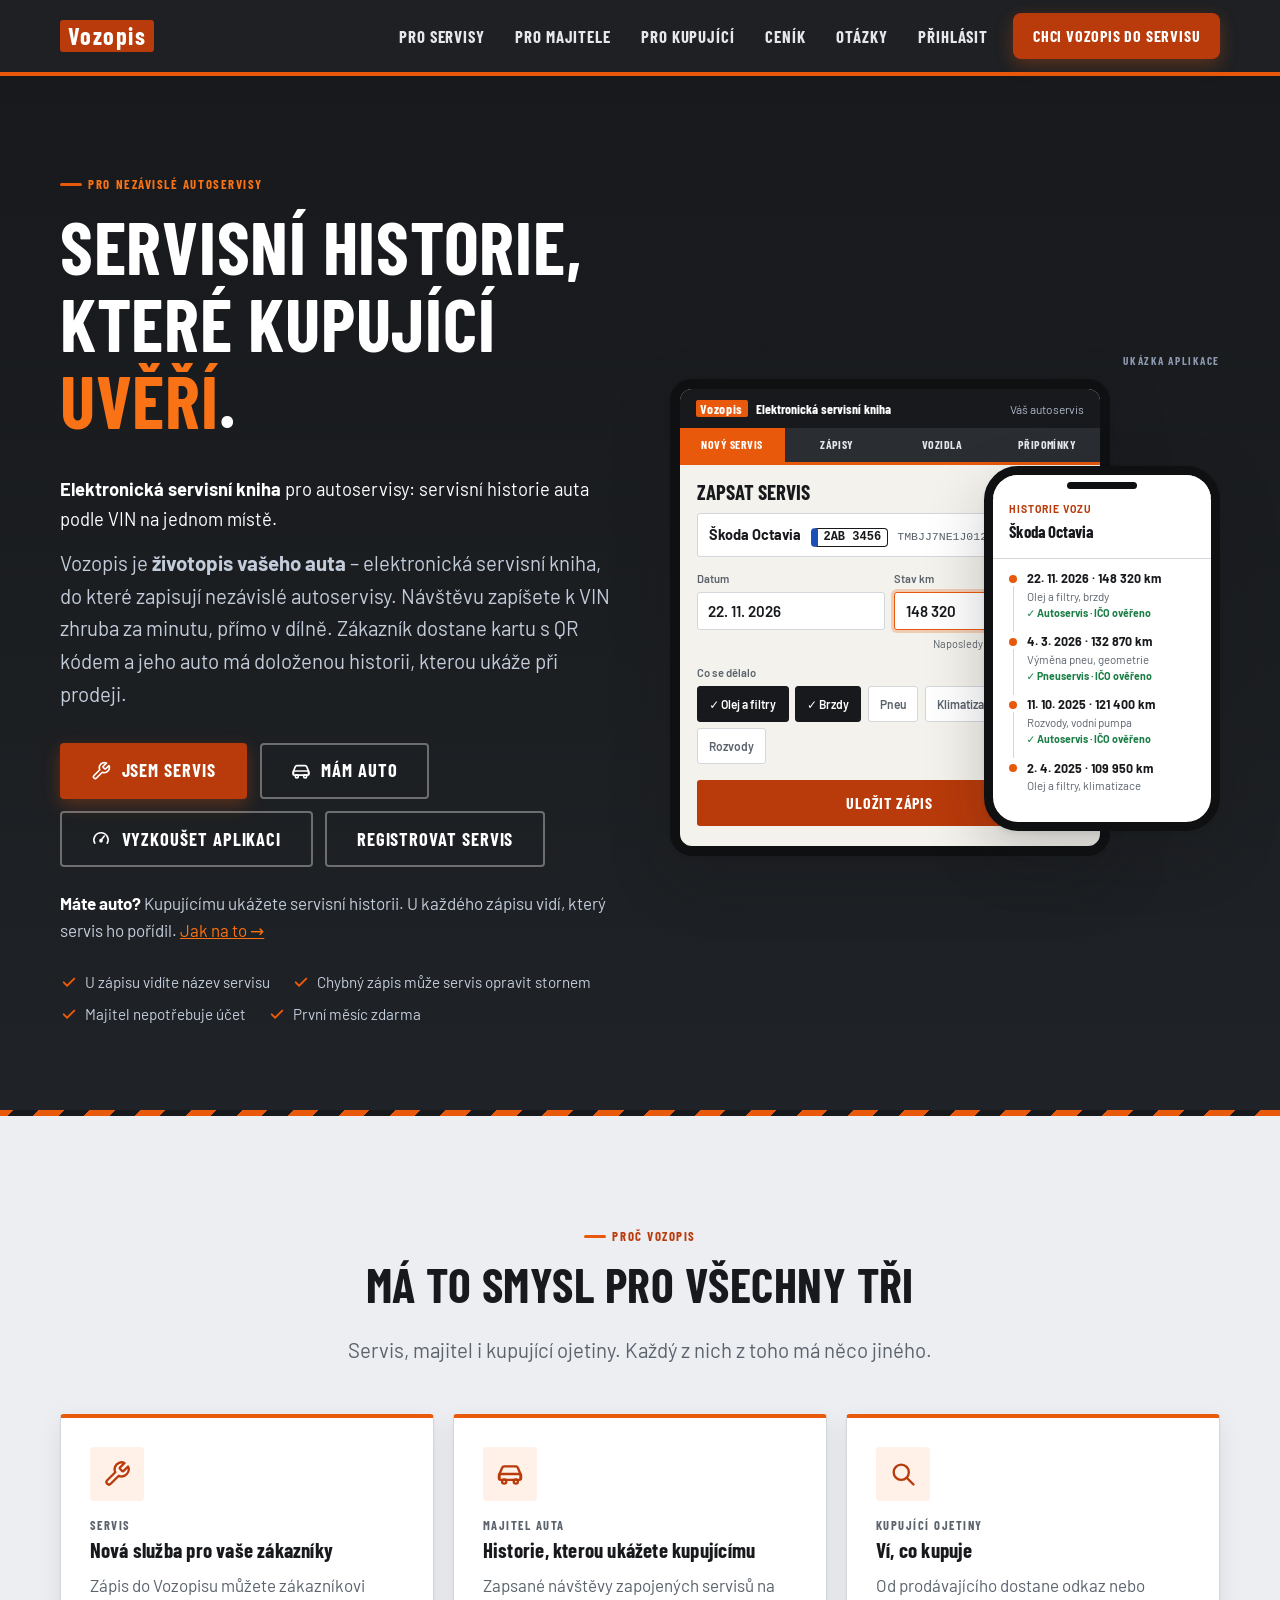
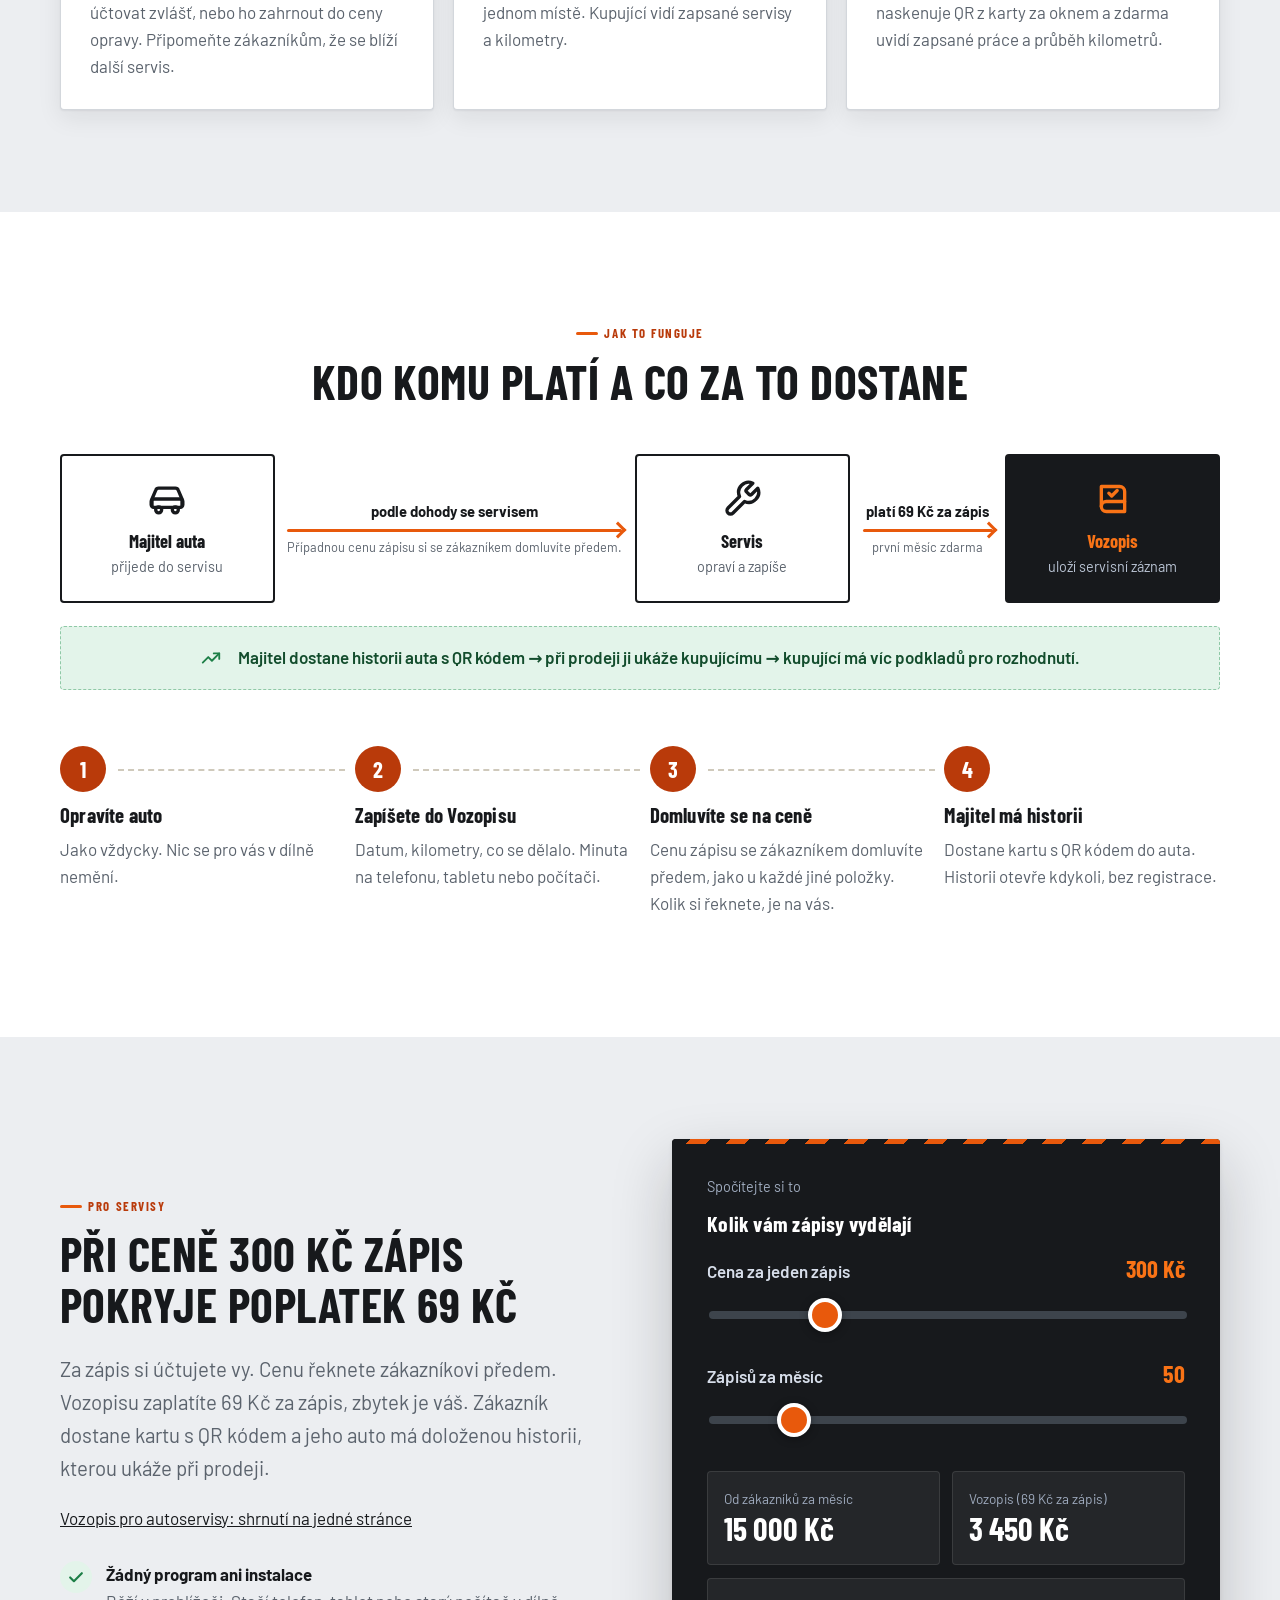
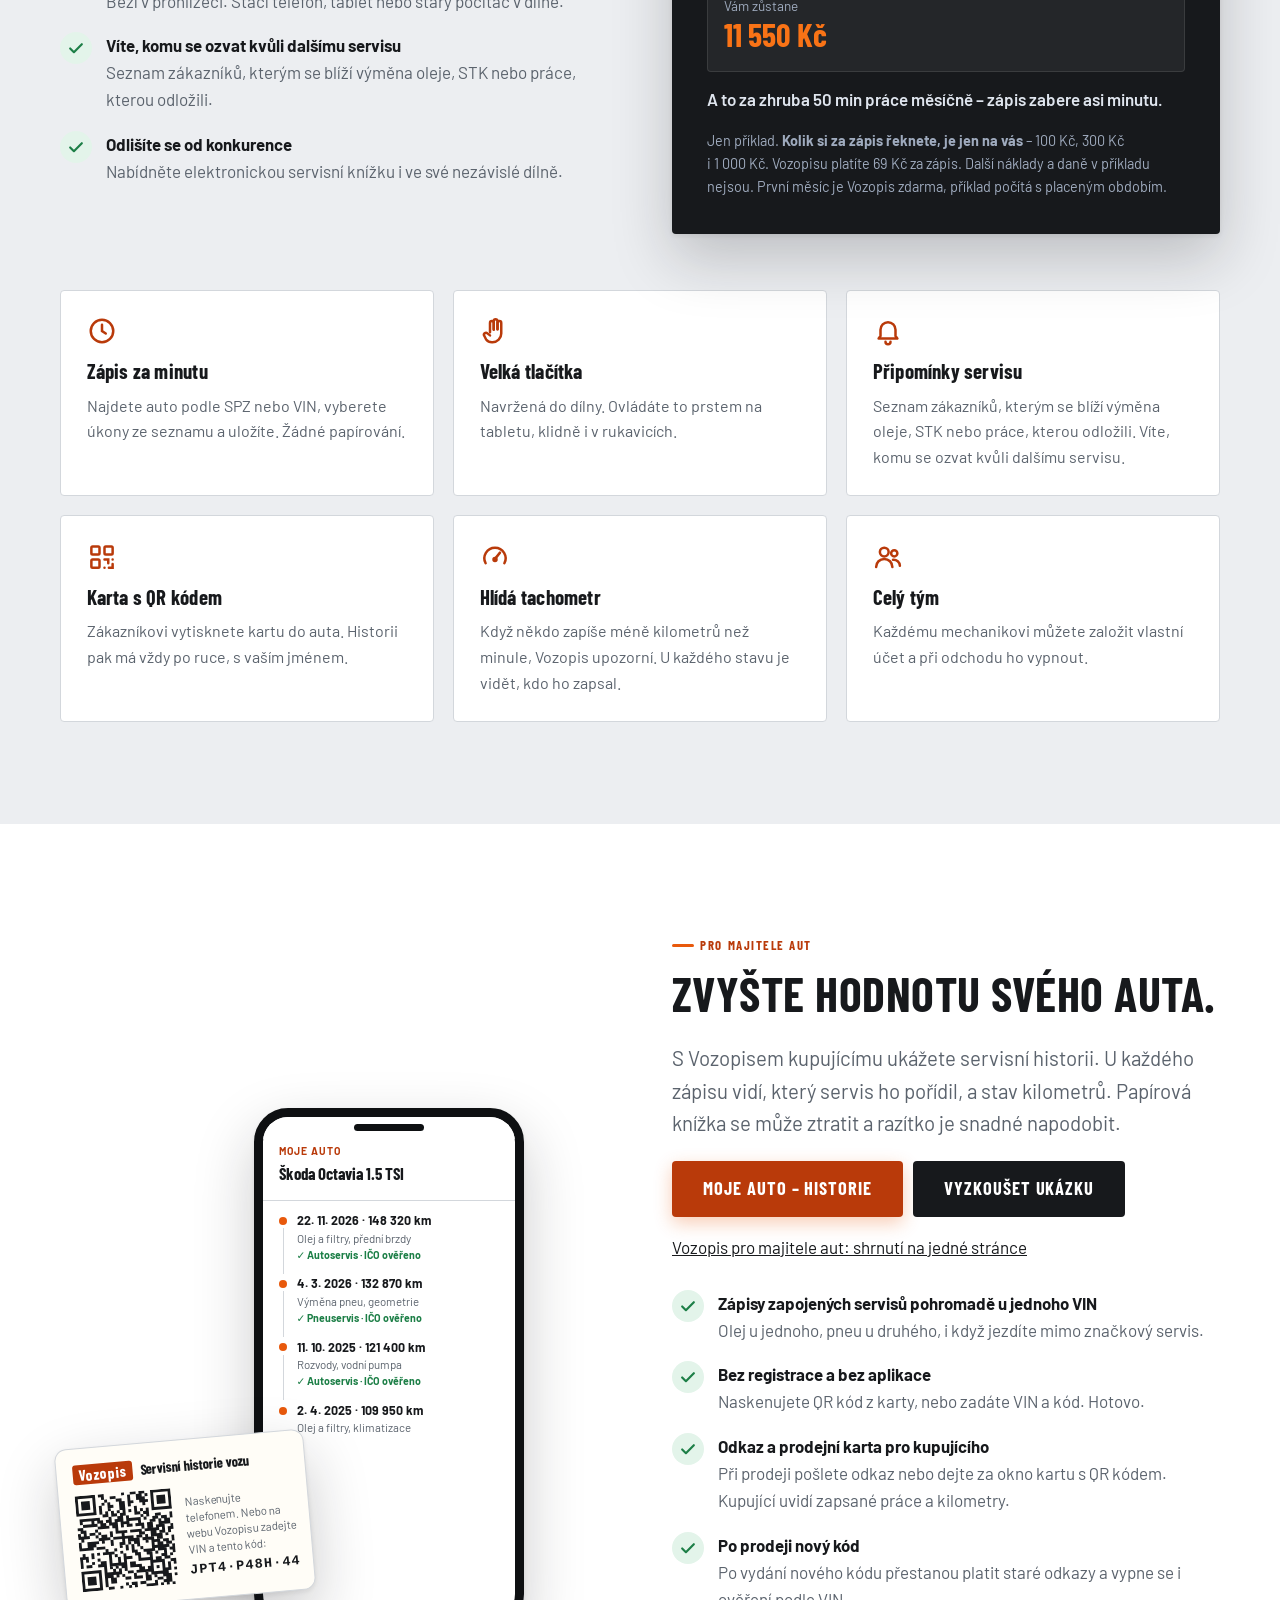
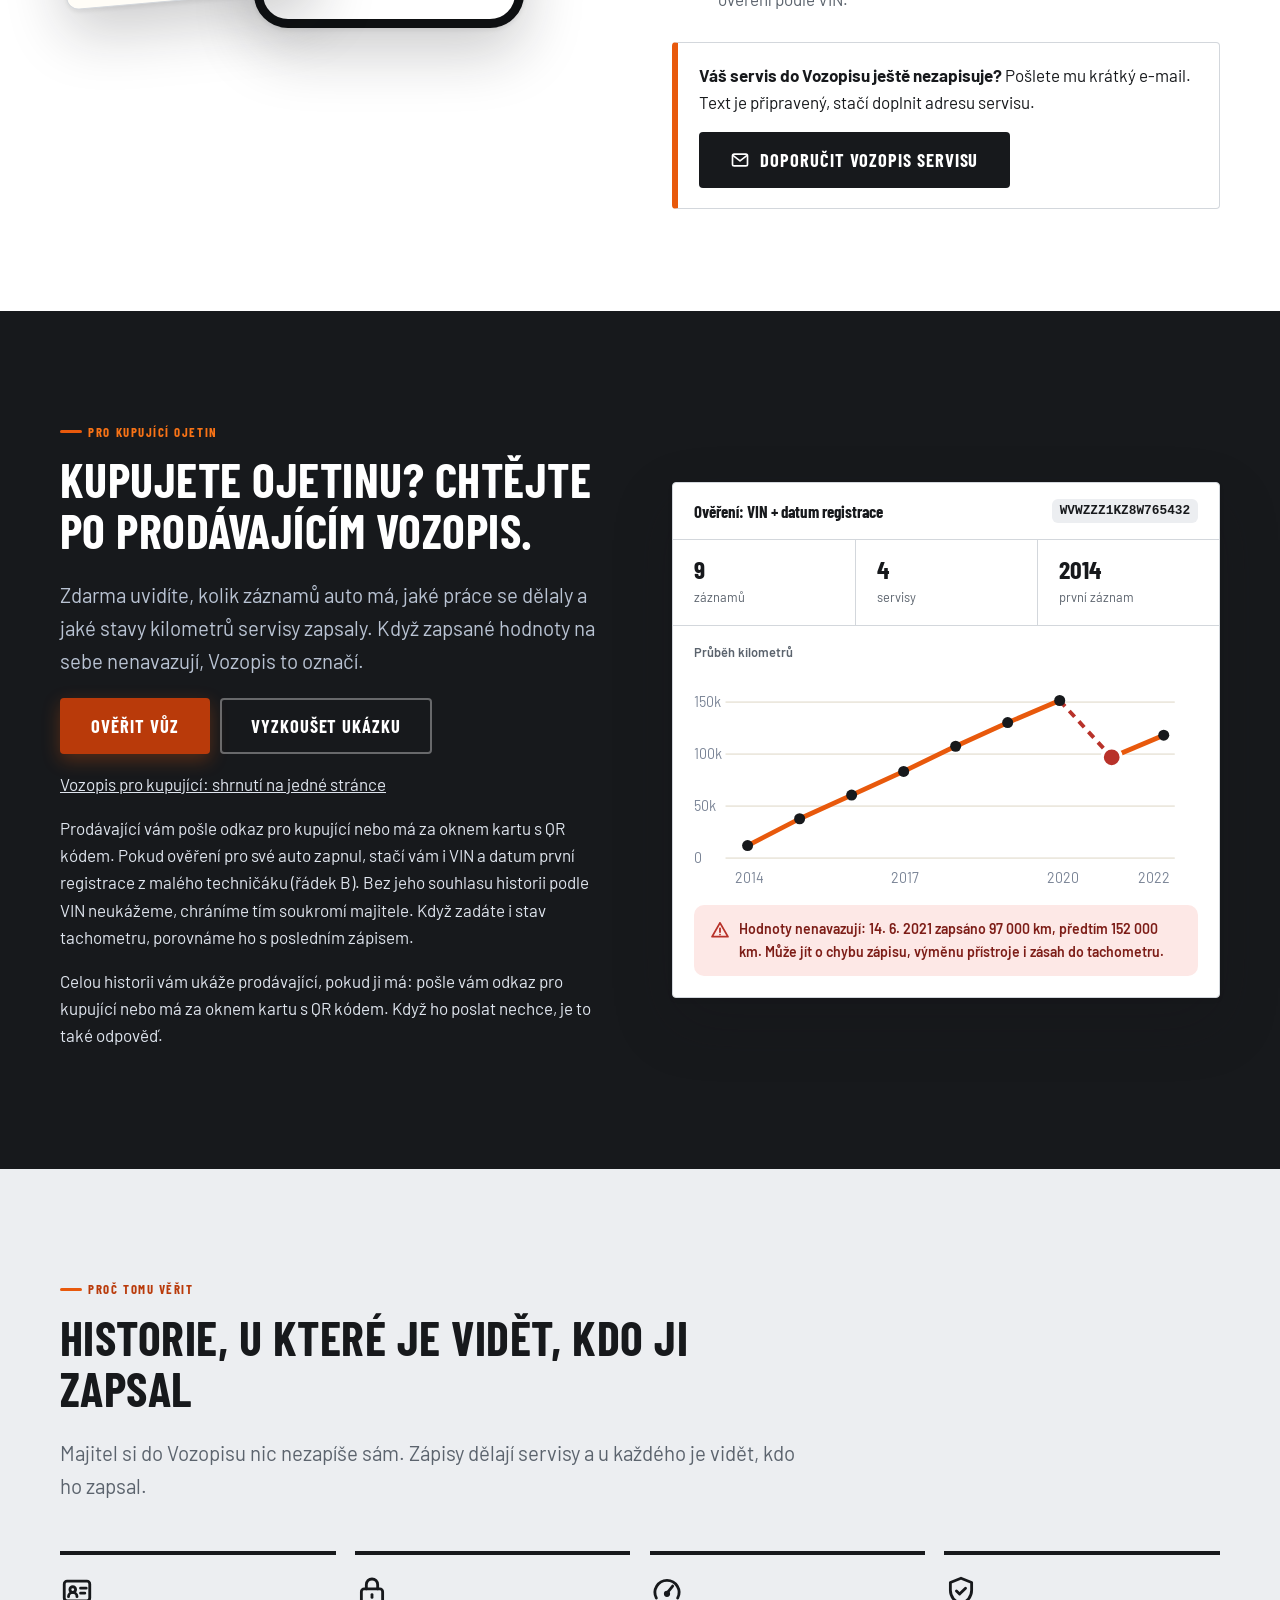
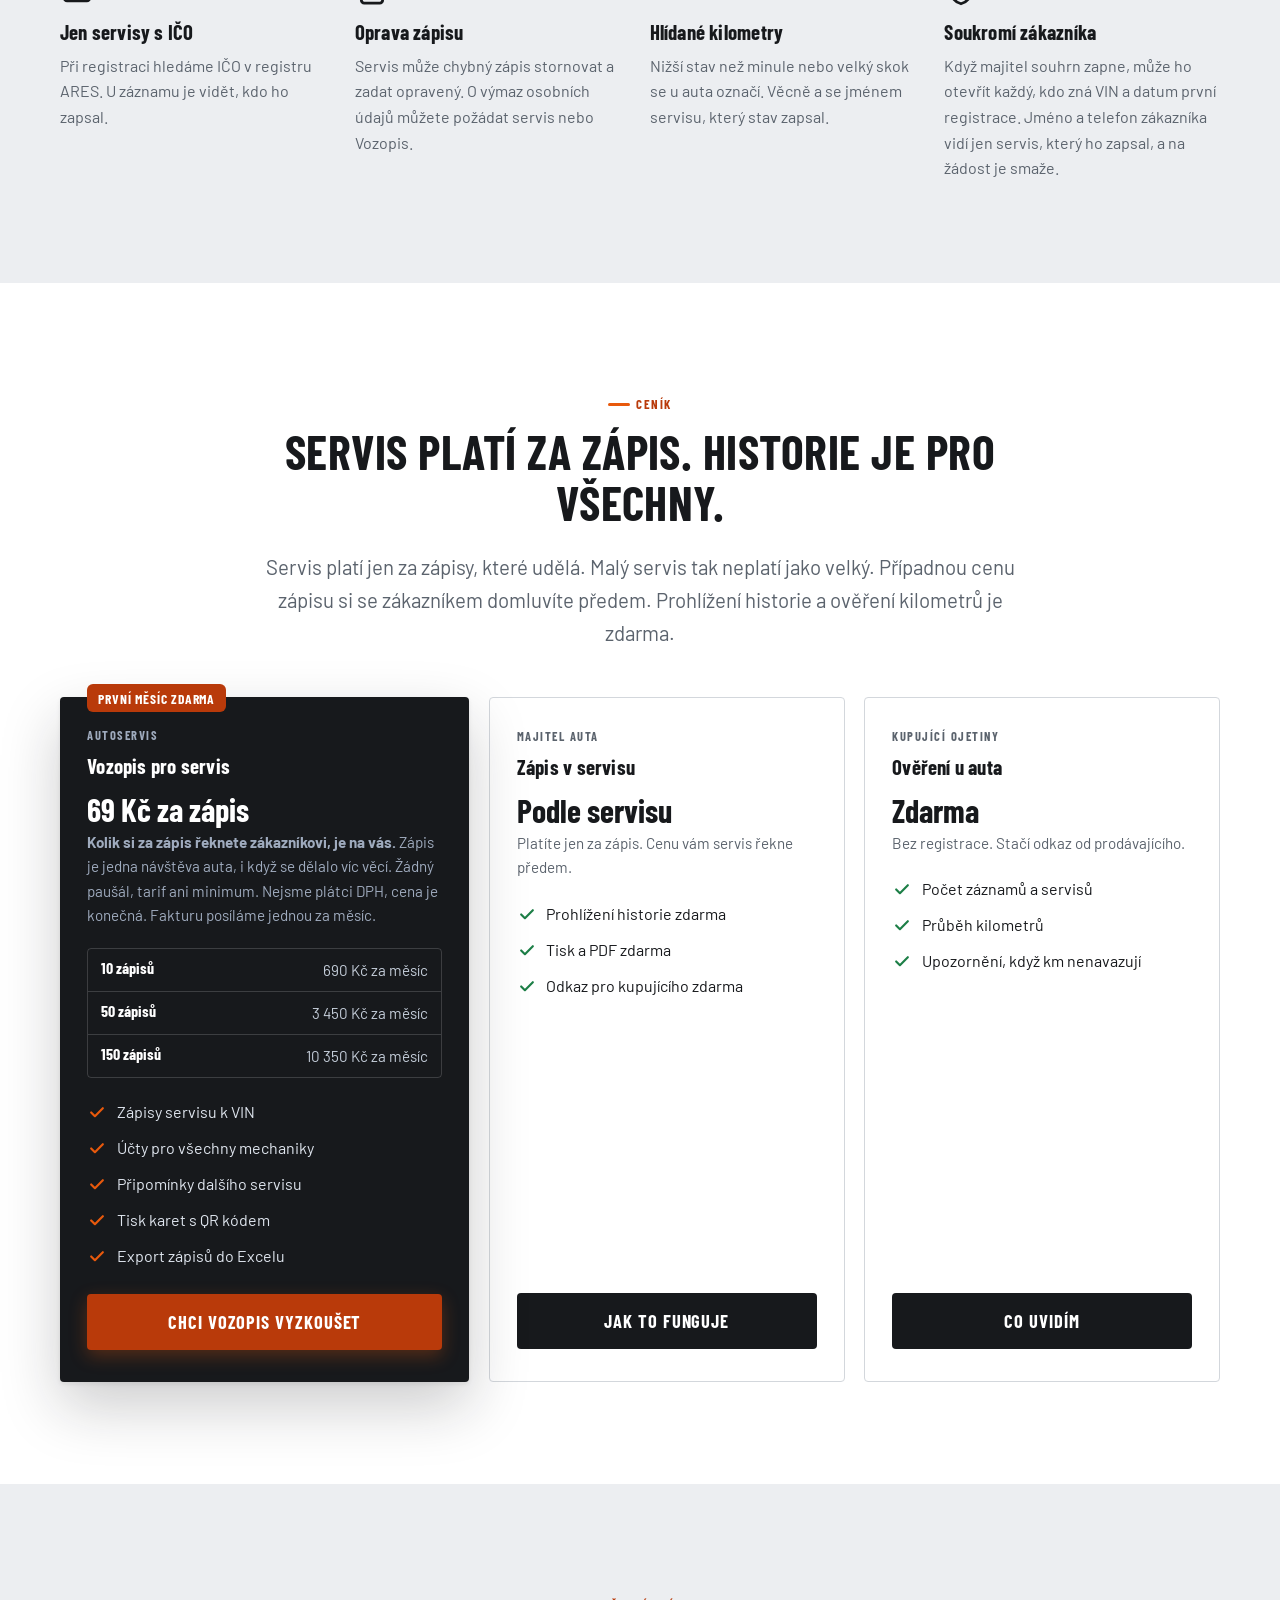
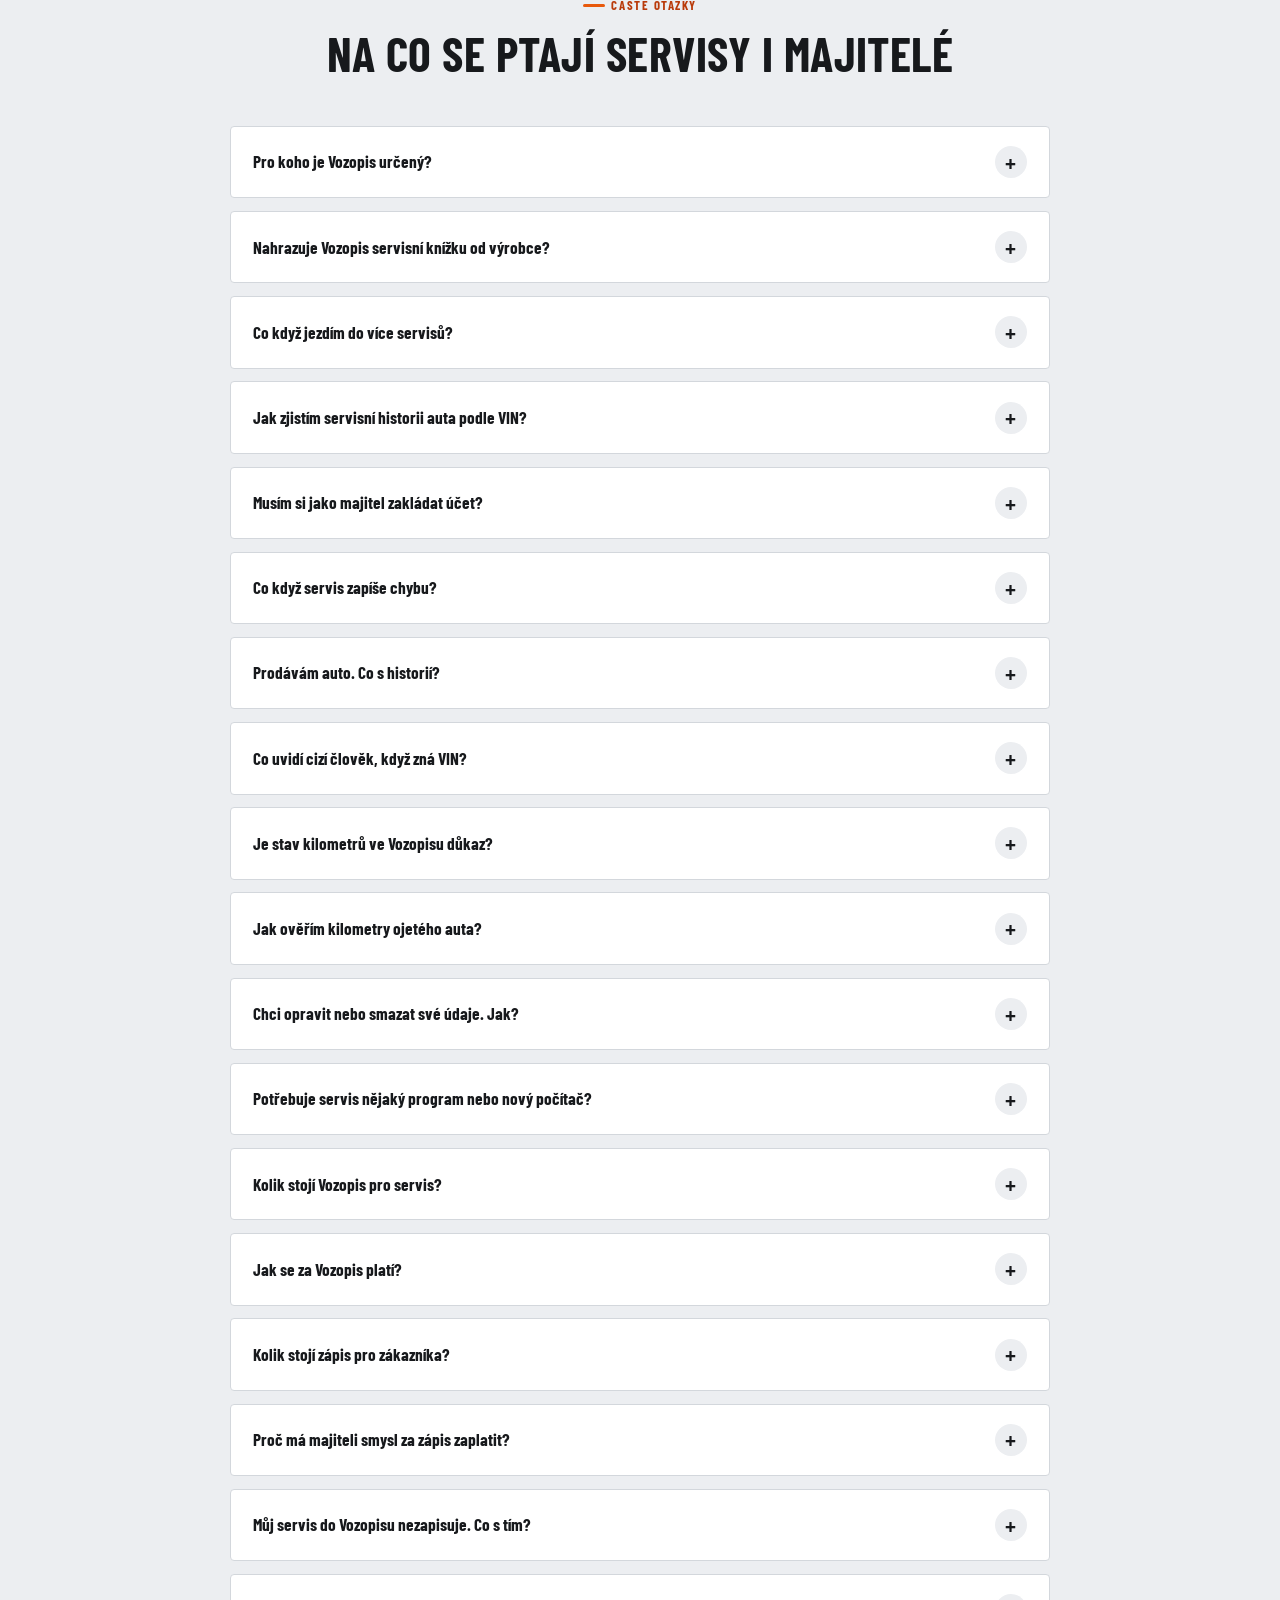
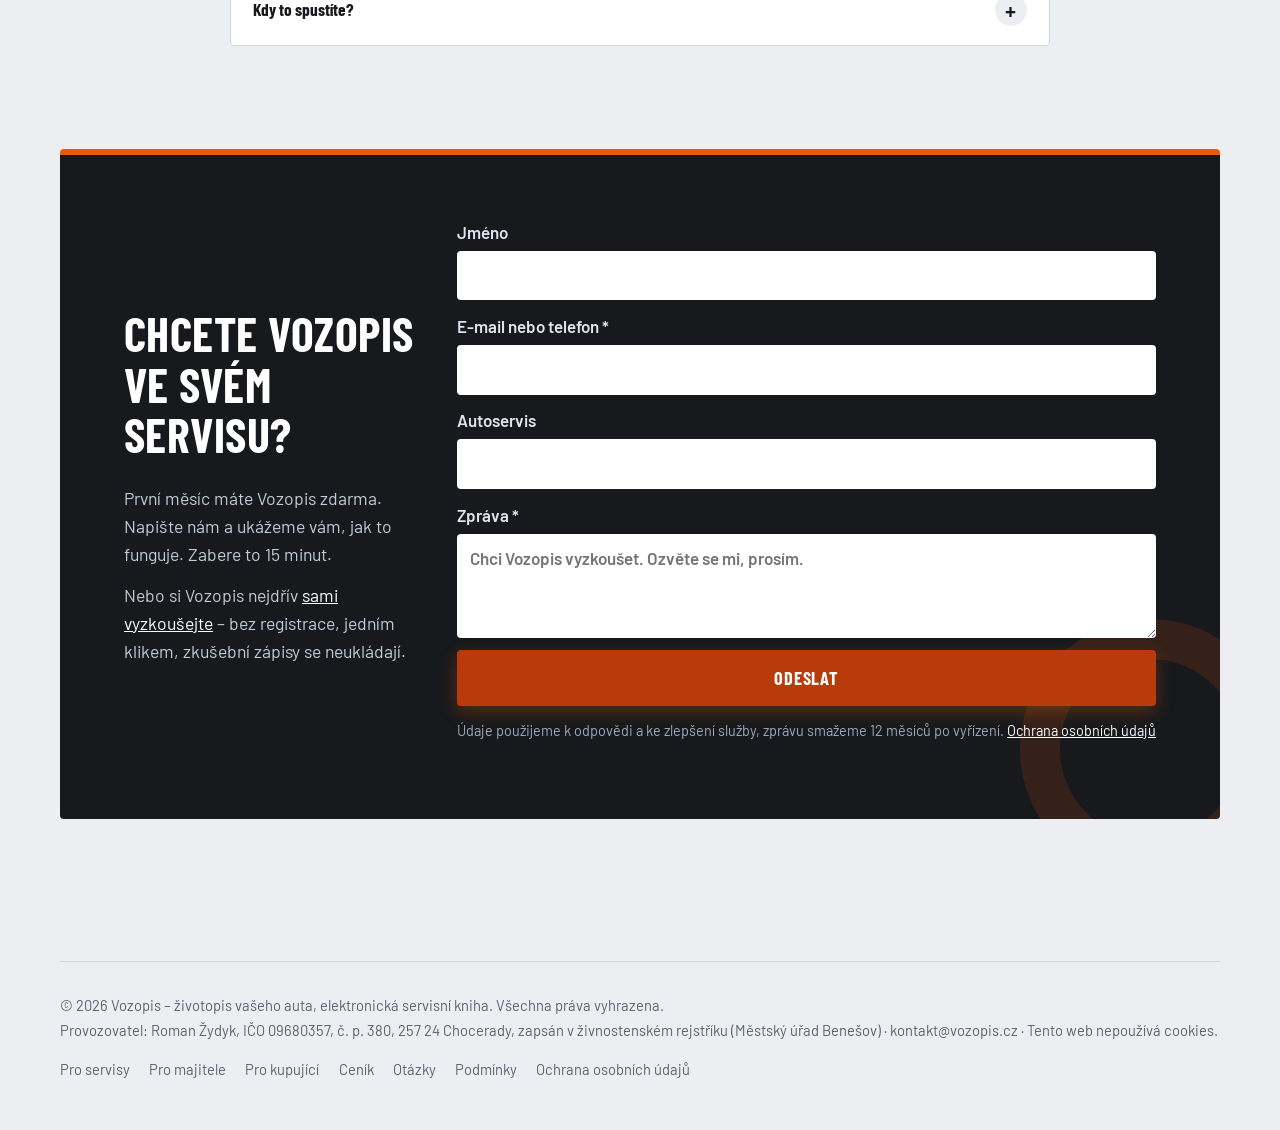
<file: index.html>
<!doctype html>
<html lang="cs">
<head>
  <meta charset="utf-8">
  <meta name="viewport" content="width=device-width, initial-scale=1">
  <meta http-equiv="Content-Security-Policy" content="default-src 'self'; script-src 'self' 'unsafe-inline' https://gc.zgo.at; style-src 'self' 'unsafe-inline'; img-src 'self' data: https://vozopis.goatcounter.com; font-src 'self'; connect-src 'self' https://muj.vozopis.cz https://vozopis.goatcounter.com; form-action 'self' https://muj.vozopis.cz; base-uri 'self'; object-src 'none'; upgrade-insecure-requests">
  <title>Elektronická servisní kniha pro autoservisy – Vozopis</title>
  <meta name="description" content="Elektronická servisní kniha pro nezávislé autoservisy. Zapište servis k VIN za minutu, zákazník dostane historii auta s QR kódem. 69 Kč za zápis, první měsíc zdarma.">
  <meta name="seznam-wmt" content="udzOZ62JPXvHCXCHGnqssw8rK8I8wcon">
  <meta name="google-site-verification" content="R-8-xEMeauHcxNSVsWVb1UwVTLIKSktk6H_qEtvczLI">
  <meta name="theme-color" content="#17191c">
  <meta name="tdm-reservation" content="1">
  <meta name="robots" content="noai, noimageai">
  <meta property="og:type" content="website">
  <meta property="og:locale" content="cs_CZ">
  <meta property="og:title" content="Vozopis – životopis vašeho auta">
  <meta property="og:description" content="Servisní historie, které kupující uvěří. Pro nezávislé autoservisy a jejich zákazníky.">
  <meta property="og:url" content="https://vozopis.cz/">
  <meta property="og:image" content="https://vozopis.cz/assets/og.png?v=2">
  <meta property="og:image:type" content="image/png">
  <meta property="og:image:width" content="1200">
  <meta property="og:image:height" content="630">
  <meta property="og:image:alt" content="Vozopis – servisní historie, které kupující uvěří">
  <meta property="og:site_name" content="Vozopis">
  <link rel="canonical" href="https://vozopis.cz/">
  <meta name="twitter:card" content="summary_large_image">
  <meta name="twitter:title" content="Elektronická servisní kniha pro autoservisy – Vozopis">
  <meta name="twitter:description" content="Zapište servis k VIN zhruba za minutu. Zákazník dostane historii auta s QR kódem, kterou ukáže při prodeji kupujícímu.">
  <meta name="twitter:image" content="https://vozopis.cz/assets/og.png?v=2">
  <meta name="twitter:image:alt" content="Vozopis – servisní historie, které kupující uvěří">
  <link rel="icon" href="assets/favicon.svg" type="image/svg+xml">
  <link rel="apple-touch-icon" href="/apple-touch-icon.png">
  <link rel="preload" href="assets/fonts/barlow-condensed-latin-700.woff2" as="font" type="font/woff2" crossorigin>
  <link rel="preload" href="assets/fonts/barlow-latin-400.woff2" as="font" type="font/woff2" crossorigin>
  <link rel="stylesheet" href="assets/style.css">
  <script type="application/ld+json">
  {
    "@context": "https://schema.org",
    "@graph": [
      {
        "@type": "Organization",
        "@id": "https://vozopis.cz/#organizace",
        "name": "Vozopis",
        "url": "https://vozopis.cz/",
        "email": "kontakt@vozopis.cz",
        "description": "Elektronická servisní kniha pro nezávislé autoservisy v Česku.",
        "areaServed": { "@type": "Country", "name": "Česko" },
        "contactPoint": {
          "@type": "ContactPoint",
          "contactType": "zákaznická podpora",
          "email": "kontakt@vozopis.cz",
          "availableLanguage": ["cs"]
        }
      },
      {
        "@type": "WebSite",
        "@id": "https://vozopis.cz/#web",
        "url": "https://vozopis.cz/",
        "name": "Vozopis",
        "inLanguage": "cs",
        "publisher": { "@id": "https://vozopis.cz/#organizace" }
      },
      {
        "@type": "Service",
        "@id": "https://vozopis.cz/#sluzba",
        "name": "Elektronická servisní kniha Vozopis",
        "serviceType": "Elektronická servisní kniha",
        "description": "Elektronická servisní kniha pro nezávislé autoservisy. Servis zapíše návštěvu auta k VIN, majitel dostane historii s QR kódem a při prodeji ji ukáže kupujícímu.",
        "provider": { "@id": "https://vozopis.cz/#organizace" },
        "areaServed": { "@type": "Country", "name": "Česko" },
        "audience": [
          { "@type": "BusinessAudience", "name": "nezávislé autoservisy" },
          { "@type": "PeopleAudience", "name": "majitelé aut" }
        ],
        "offers": {
          "@type": "Offer",
          "url": "https://vozopis.cz/#cenik",
          "price": "69",
          "priceCurrency": "CZK",
          "description": "Cena za jeden zápis do servisní knihy. Bez paušálu, první měsíc zdarma."
        }
      },
      {
        "@type": "FAQPage",
        "@id": "https://vozopis.cz/#otazky",
        "mainEntity": [
          {
            "@type": "Question",
            "name": "Pro koho je Vozopis určený?",
            "acceptedAnswer": {
              "@type": "Answer",
              "text": "Pro tři skupiny. Nezávislé autoservisy ho mohou používat jako další placenou službu a přehled zákazníků, kterým se blíží servis. Majitelé aut díky němu doloží, co se na autě dělalo, a při prodeji to ukážou kupujícímu. Kupujícímu může majitel poslat odkaz na zapsané práce a stavy kilometrů. Pokud majitel zapne ověření podle VIN, kupující s\u00a0VIN a datem první registrace získá bezplatný souhrn."
            }
          },
          {
            "@type": "Question",
            "name": "Nahrazuje Vozopis servisní knížku od výrobce?",
            "acceptedAnswer": {
              "@type": "Answer",
              "text": "Ne, doplňuje ji. Hodí se hlavně pro auta, která jezdí do nezávislých servisů. Zápis ve Vozopisu se automaticky nepřenese do systému výrobce. U\u00a0servisu mimo značku tak značková knížka často zápisy nemá, Vozopis drží historii napříč servisy."
            }
          },
          {
            "@type": "Question",
            "name": "Jak zjistím servisní historii auta podle VIN?",
            "acceptedAnswer": {
              "@type": "Answer",
              "text": "Historie je uložená u\u00a0VIN. Majitel ji otevře QR kódem z\u00a0karty, nebo zadá VIN a přístupový kód. Kupujícímu ji ukáže odkazem pro kupující nebo kartou za oknem. Samotný VIN k\u00a0ověření nestačí: souhrn se zobrazí jen u\u00a0aut, kde majitel ověření zapnul, a\u00a0jen s\u00a0datem první registrace z\u00a0techničáku."
            }
          },
          {
            "@type": "Question",
            "name": "Musím si jako majitel zakládat účet?",
            "acceptedAnswer": {
              "@type": "Answer",
              "text": "Ne. Historii otevřete QR kódem z\u00a0karty, nebo zadáte VIN a přístupový kód. Žádné heslo, žádná aplikace."
            }
          },
          {
            "@type": "Question",
            "name": "Co uvidí cizí člověk, když zná VIN?",
            "acceptedAnswer": {
              "@type": "Answer",
              "text": "Nic. Souhrn (počet záznamů, typy prací, průběh kilometrů) ukážeme jen u\u00a0aut, jejichž majitel ověření sám zapnul (třeba když auto prodává), a jen tomu, kdo zadá i datum první registrace z\u00a0techničáku. Jména, telefony, SPZ ani ceny neuvidí nikdo cizí. Kupující, kterému majitel pošle odkaz, vidí servisy a kilometry, ceny ne. Majitel může ověření kdykoli zase vypnout."
            }
          },
          {
            "@type": "Question",
            "name": "Je stav kilometrů ve Vozopisu důkaz?",
            "acceptedAnswer": {
              "@type": "Answer",
              "text": "Ne. Údaje zapisují servisy a Vozopis je neověřuje. Když hodnoty nenavazují, může jít o\u00a0chybu při zápisu, výměnu přístroje i zásah do tachometru. Berte to jako důvod se zeptat, ne jako rozsudek."
            }
          },
          {
            "@type": "Question",
            "name": "Jak ověřím kilometry ojetého auta?",
            "acceptedAnswer": {
              "@type": "Answer",
              "text": "Vozopis porovnává stavy kilometrů z\u00a0platných zápisů. Stornované a sporné zápisy do výpočtu nezahrnuje. Když je některý stav nižší než předchozí, nebo skokově nesedí, záznam se označí a\u00a0je u\u00a0něj vidět servis, který ho zapsal. Berte to jako důvod se zeptat prodejce. Údaje zapisují servisy a\u00a0Vozopis je neověřuje, takže to není potvrzení, že je tachometr stočený."
            }
          },
          {
            "@type": "Question",
            "name": "Kolik stojí Vozopis pro servis?",
            "acceptedAnswer": {
              "@type": "Answer",
              "text": "69\u00a0Kč za každý zápis. Zápis je jedna návštěva auta v\u00a0servisu, i když se dělalo víc věcí: výměna oleje, filtrů a brzd při jedné návštěvě je jeden zápis. Když stejné auto přijede v\u00a0měsíci dvakrát, jsou to dva zápisy. Žádný paušál, tarif ani minimum: když měsíc nic nezapíšete, nic neplatíte. Nejsme plátci DPH, cena je konečná. První měsíc máte Vozopis zdarma, takže si ho v\u00a0dílně vyzkoušíte bez rizika."
            }
          }
        ]
      }
    ]
  }
  </script>
  <script data-goatcounter="https://vozopis.goatcounter.com/count" async src="https://gc.zgo.at/count.v5.js" crossorigin="anonymous" integrity="sha384-atnOLvQb9t+jTSipvd75X2yginT4PjVbqDdlJAmxMm+wYElFmeR6EmLP5bYeoRVQ"></script>
</head>
<body>

<a class="skip-link" href="#top">Přeskočit na obsah</a>

<svg width="0" height="0" style="position:absolute" aria-hidden="true">
  <defs>
    <symbol id="i-check" viewBox="0 0 24 24" fill="none" stroke="currentColor" stroke-width="2.6" stroke-linecap="round" stroke-linejoin="round"><path d="M5 12.5l4.5 4.5L19 7.5"/></symbol>
    <symbol id="i-wrench" viewBox="0 0 24 24" fill="none" stroke="currentColor" stroke-width="2" stroke-linecap="round" stroke-linejoin="round"><path d="M14.7 6.3a1 1 0 0 0 0 1.4l1.6 1.6a1 1 0 0 0 1.4 0l3.77-3.77a6 6 0 0 1-7.94 7.94l-6.91 6.91a2.12 2.12 0 0 1-3-3l6.91-6.91a6 6 0 0 1 7.94-7.94l-3.76 3.76z"/></symbol>
    <symbol id="i-car" viewBox="0 0 24 24" fill="none" stroke="currentColor" stroke-width="2" stroke-linecap="round" stroke-linejoin="round"><path d="M3 16v-4l2.2-5.2A2 2 0 0 1 7 5.5h10a2 2 0 0 1 1.8 1.3L21 12v4"/><rect x="2.5" y="12" width="19" height="5" rx="1.5"/><circle cx="7" cy="18.5" r="1.8"/><circle cx="17" cy="18.5" r="1.8"/></symbol>
    <symbol id="i-search" viewBox="0 0 24 24" fill="none" stroke="currentColor" stroke-width="2" stroke-linecap="round"><circle cx="10.5" cy="10.5" r="6.5"/><path d="M15.5 15.5L21 21"/></symbol>
    <symbol id="i-book" viewBox="0 0 24 24" fill="none" stroke="currentColor" stroke-width="2" stroke-linecap="round" stroke-linejoin="round"><path d="M5 4.5h11a3 3 0 0 1 3 3v12H8a3 3 0 0 1-3-3z"/><path d="M5 16.5a3 3 0 0 1 3-3h11"/><path d="M9.5 8.5l1.7 1.7 3.3-3.3"/></symbol>
    <symbol id="i-clock" viewBox="0 0 24 24" fill="none" stroke="currentColor" stroke-width="2" stroke-linecap="round"><circle cx="12" cy="12" r="9"/><path d="M12 7v5l3 2"/></symbol>
    <symbol id="i-hand" viewBox="0 0 24 24" fill="none" stroke="currentColor" stroke-width="2" stroke-linecap="round" stroke-linejoin="round"><path d="M8 13V5.5a1.5 1.5 0 0 1 3 0V11"/><path d="M11 10.5V4a1.5 1.5 0 0 1 3 0v6.5"/><path d="M14 10.5V5.5a1.5 1.5 0 0 1 3 0V14a7 7 0 0 1-7 7h-.5a6 6 0 0 1-4.6-2.2L3.5 16a1.6 1.6 0 0 1 2.4-2.1L8 15.5"/></symbol>
    <symbol id="i-bell" viewBox="0 0 24 24" fill="none" stroke="currentColor" stroke-width="2" stroke-linecap="round" stroke-linejoin="round"><path d="M6 16V11a6 6 0 1 1 12 0v5l1.5 2h-15z"/><path d="M10 20.5a2 2 0 0 0 4 0"/></symbol>
    <symbol id="i-qr" viewBox="0 0 24 24" fill="none" stroke="currentColor" stroke-width="2" stroke-linecap="round"><rect x="3.5" y="3.5" width="6.5" height="6.5" rx="1"/><rect x="14" y="3.5" width="6.5" height="6.5" rx="1"/><rect x="3.5" y="14" width="6.5" height="6.5" rx="1"/><path d="M14 14h3v3M20.5 14v.01M14 20.5h.01M17.5 20.5h3v-3"/></symbol>
    <symbol id="i-gauge" viewBox="0 0 24 24" fill="none" stroke="currentColor" stroke-width="2" stroke-linecap="round"><path d="M4.5 17a8.5 8.5 0 1 1 15 0"/><path d="M12 13.5l4-5"/><circle cx="12" cy="14" r="1.2" fill="currentColor"/></symbol>
    <symbol id="i-team" viewBox="0 0 24 24" fill="none" stroke="currentColor" stroke-width="2" stroke-linecap="round"><circle cx="9" cy="8" r="3.5"/><path d="M2.5 20a6.5 6.5 0 0 1 13 0"/><circle cx="17" cy="9" r="2.5"/><path d="M16 14.2A5 5 0 0 1 21.5 19"/></symbol>
    <symbol id="i-id" viewBox="0 0 24 24" fill="none" stroke="currentColor" stroke-width="2" stroke-linecap="round" stroke-linejoin="round"><rect x="3" y="5" width="18" height="14" rx="2"/><circle cx="9" cy="11" r="2"/><path d="M6 16a3 3 0 0 1 6 0M14.5 10h4M14.5 13.5h3"/></symbol>
    <symbol id="i-lock" viewBox="0 0 24 24" fill="none" stroke="currentColor" stroke-width="2" stroke-linecap="round"><rect x="4.5" y="10.5" width="15" height="10" rx="2"/><path d="M8 10.5V7.5a4 4 0 0 1 8 0v3"/><path d="M12 14.5v2"/></symbol>
    <symbol id="i-pen" viewBox="0 0 24 24" fill="none" stroke="currentColor" stroke-width="2" stroke-linecap="round" stroke-linejoin="round"><path d="M4 20h4L19 9l-4-4L4 16z"/><path d="M13.5 6.5l4 4"/></symbol>
    <symbol id="i-shield" viewBox="0 0 24 24" fill="none" stroke="currentColor" stroke-width="2" stroke-linecap="round" stroke-linejoin="round"><path d="M12 3l7.5 3v5.5c0 4.6-3.2 8.3-7.5 9.5-4.3-1.2-7.5-4.9-7.5-9.5V6z"/><path d="M8.8 12l2.2 2.2 4.2-4.2"/></symbol>
    <symbol id="i-coin" viewBox="0 0 24 24" fill="none" stroke="currentColor" stroke-width="2" stroke-linecap="round"><ellipse cx="12" cy="7" rx="7" ry="3"/><path d="M5 7v5c0 1.7 3.1 3 7 3s7-1.3 7-3V7"/><path d="M5 12v5c0 1.7 3.1 3 7 3s7-1.3 7-3v-5"/></symbol>
    <symbol id="i-trend" viewBox="0 0 24 24" fill="none" stroke="currentColor" stroke-width="2" stroke-linecap="round" stroke-linejoin="round"><path d="M3 17l6-6 4 4 8-8"/><path d="M15 7h6v6"/></symbol>
    <symbol id="i-alert" viewBox="0 0 24 24" fill="none" stroke="currentColor" stroke-width="2.2" stroke-linecap="round" stroke-linejoin="round"><path d="M12 3.5L2.5 20h19z"/><path d="M12 10v4.5M12 17.5v.01"/></symbol>
    <symbol id="i-mail" viewBox="0 0 24 24" fill="none" stroke="currentColor" stroke-width="2" stroke-linecap="round" stroke-linejoin="round"><rect x="3" y="5" width="18" height="14" rx="2"/><path d="M3.5 6.5L12 13l8.5-6.5"/></symbol>
    <symbol id="i-arrow" viewBox="0 0 24 24" fill="none" stroke="currentColor" stroke-width="2.4" stroke-linecap="round" stroke-linejoin="round"><path d="M5 12h14M13 6l6 6-6 6"/></symbol>
  </defs>
</svg>

<header class="site-header">
  <div class="wrap">
    <a class="logo" href="#top" aria-label="Vozopis – elektronická servisní kniha, na začátek stránky">
      <span class="brand-mark">Vozopis</span><span class="brand-name">Elektronická servisní kniha</span>
    </a>
    <nav class="nav" aria-label="Hlavní menu">
      <div class="nav-links" id="nav-links">
        <a href="#servisy">Pro servisy</a>
        <a href="#majitele">Pro majitele</a>
        <a href="#kupujici">Pro kupující</a>
        <a href="#najit-servis" class="needs-dir" hidden>Najít servis</a>
        <a href="#cenik">Ceník</a>
        <a href="#faq">Otázky</a>
        <a href="https://muj.vozopis.cz/prihlaseni/">Přihlásit</a>
      </div>
      <a class="btn btn-primary" href="#kontakt">Chci Vozopis do servisu</a>
      <button type="button" class="nav-toggle" aria-expanded="false" aria-controls="nav-links">Menu</button>
    </nav>
  </div>
</header>

<main id="top" tabindex="-1">

<section class="hero" aria-labelledby="hero-title">
  <div class="wrap">
    <div>
      <p class="eyebrow">Pro nezávislé autoservisy</p>
      <h1 id="hero-title">Servisní historie, které kupující <em>uvěří</em>.</h1>
      <p class="hero-kw"><b>Elektronická servisní kniha</b> pro autoservisy: servisní historie auta podle VIN na jednom místě.</p>
      <p class="lead">Vozopis je <b>životopis vašeho auta</b> – elektronická servisní kniha, do které zapisují nezávislé autoservisy. Návštěvu zapíšete k&nbsp;VIN zhruba za minutu, přímo v&nbsp;dílně. Zákazník dostane kartu s&nbsp;QR kódem a jeho auto má doloženou historii, kterou ukáže při prodeji.</p>
      <div class="hero-cta">
        <a class="btn btn-primary" href="#servisy"><svg aria-hidden="true"><use href="#i-wrench"/></svg>Jsem servis</a>
        <a class="btn btn-ghost" href="#majitele"><svg aria-hidden="true"><use href="#i-car"/></svg>Mám auto</a>
        <a class="btn btn-ghost" href="https://demo.vozopis.cz/prihlaseni/"><svg aria-hidden="true"><use href="#i-gauge"/></svg>Vyzkoušet aplikaci</a>
        <a class="btn btn-ghost" href="https://muj.vozopis.cz/registrace/">Registrovat servis</a>
        <a class="btn btn-ghost needs-dir" href="#najit-servis" hidden><svg aria-hidden="true"><use href="#i-search"/></svg>Seznam servisů</a>
      </div>
      <p class="hero-owner"><b>Máte auto?</b> Kupujícímu ukážete servisní historii. U&nbsp;každého zápisu vidí, který servis ho pořídil. <a href="#majitele">Jak na to&nbsp;→</a></p>
      <ul class="checks" role="list">
        <li><svg aria-hidden="true"><use href="#i-check"/></svg>U zápisu vidíte název servisu</li>
        <li><svg aria-hidden="true"><use href="#i-check"/></svg>Chybný zápis může servis opravit stornem</li>
        <li><svg aria-hidden="true"><use href="#i-check"/></svg>Majitel nepotřebuje účet</li>
        <li><svg aria-hidden="true"><use href="#i-check"/></svg>První měsíc zdarma</li>
      </ul>
    </div>

    <div class="mock" aria-hidden="true">
      <span class="mock-label">Ukázka aplikace</span>
      <div class="tablet">
        <div class="app-bar"><span class="mini-logo">Vozopis</span>Elektronická servisní kniha <span>Váš autoservis</span></div>
        <div class="app-tabs"><span class="on">Nový servis</span><span>Zápisy</span><span>Vozidla</span><span>Připomínky</span></div>
        <div class="app-body">
          <div class="app-title">Zapsat servis</div>
          <div class="car-chip"><b>Škoda Octavia</b><span class="plate">2AB 3456</span><code>TMBJJ7NE1J0123456</code></div>
          <div class="fields">
            <div class="fake-field">Datum<span>22. 11. 2026</span></div>
            <div class="fake-field focus">Stav km<span>148 320</span></div>
          </div>
          <div class="fake-hint">Naposledy zapsáno: 132 870 km</div>
          <div class="fake-field">Co se dělalo</div>
          <div class="chips"><span class="chip on">✓ Olej a filtry</span><span class="chip on">✓ Brzdy</span><span class="chip">Pneu</span><span class="chip">Klimatizace</span><span class="chip">Rozvody</span></div>
          <span class="fake-btn">Uložit zápis</span>
        </div>
      </div>
      <div class="phone">
        <div class="phone-top"></div>
        <div class="ph-head"><small>Historie vozu</small><b>Škoda Octavia</b></div>
        <ul class="tl">
          <li><b>22. 11. 2026 · 148 320 km</b>Olej a filtry, brzdy<br><span class="verified">✓ Autoservis · IČO ověřeno</span></li>
          <li><b>4. 3. 2026 · 132 870 km</b>Výměna pneu, geometrie<br><span class="verified">✓ Pneuservis · IČO ověřeno</span></li>
          <li><b>11. 10. 2025 · 121 400 km</b>Rozvody, vodní pumpa<br><span class="verified">✓ Autoservis · IČO ověřeno</span></li>
          <li><b>2. 4. 2025 · 109 950 km</b>Olej a filtry, klimatizace</li>
        </ul>
      </div>
    </div>
  </div>
</section>

<section aria-labelledby="win-title">
  <div class="wrap">
    <div class="section-head center">
      <p class="eyebrow">Proč Vozopis</p>
      <h2 id="win-title">Má to smysl pro všechny tři</h2>
      <p class="lead" style="margin-inline:auto">Servis, majitel i kupující ojetiny. Každý z&nbsp;nich z&nbsp;toho má něco jiného.</p>
    </div>
    <div class="winners">
      <article class="winner">
        <div class="ico"><svg aria-hidden="true"><use href="#i-wrench"/></svg></div>
        <p class="who">Servis</p>
        <h3>Nová služba pro vaše zákazníky</h3>
        <p>Zápis do Vozopisu můžete zákazníkovi účtovat zvlášť, nebo ho zahrnout do ceny opravy. Připomeňte zákazníkům, že se blíží další servis.</p>
      </article>
      <article class="winner">
        <div class="ico"><svg aria-hidden="true"><use href="#i-car"/></svg></div>
        <p class="who">Majitel auta</p>
        <h3>Historie, kterou ukážete kupujícímu</h3>
        <p>Zapsané návštěvy zapojených servisů na jednom místě. Kupující vidí zapsané servisy a kilometry.</p>
      </article>
      <article class="winner">
        <div class="ico"><svg aria-hidden="true"><use href="#i-search"/></svg></div>
        <p class="who">Kupující ojetiny</p>
        <h3>Ví, co kupuje</h3>
        <p>Od prodávajícího dostane odkaz nebo naskenuje QR z&nbsp;karty za oknem a zdarma uvidí zapsané práce a průběh kilometrů.</p>
      </article>
    </div>
  </div>
</section>

<section class="bg-white" id="jak" aria-labelledby="how-title">
  <div class="wrap">
    <div class="section-head center">
      <p class="eyebrow">Jak to funguje</p>
      <h2 id="how-title">Kdo komu platí a co za to dostane</h2>
    </div>
    <div class="flow">
      <div class="node"><svg aria-hidden="true"><use href="#i-car"/></svg><b>Majitel auta</b><span>přijede do servisu</span></div>
      <div class="arrow">podle dohody se servisem<i></i><small>Případnou cenu zápisu si se zákazníkem domluvíte předem.</small></div>
      <div class="node"><svg aria-hidden="true"><use href="#i-wrench"/></svg><b>Servis</b><span>opraví a zapíše</span></div>
      <div class="arrow">platí 69&nbsp;Kč za zápis<i></i><small>první měsíc zdarma</small></div>
      <div class="node esk"><svg aria-hidden="true"><use href="#i-book"/></svg><b>Vozopis</b><span>uloží servisní záznam</span></div>
    </div>
    <div class="flow-back">
      <svg aria-hidden="true"><use href="#i-trend"/></svg>
      Majitel dostane historii auta s&nbsp;QR kódem → při prodeji ji ukáže kupujícímu → kupující má víc podkladů pro rozhodnutí.
    </div>

    <ol class="steps" role="list">
      <li><h3>Opravíte auto</h3><p>Jako vždycky. Nic se pro vás v&nbsp;dílně nemění.</p></li>
      <li><h3>Zapíšete do Vozopisu</h3><p>Datum, kilometry, co se dělalo. Minuta na telefonu, tabletu nebo počítači.</p></li>
      <li><h3>Domluvíte se na ceně</h3><p>Cenu zápisu se zákazníkem domluvíte předem, jako u každé jiné položky. Kolik si řeknete, je na vás.</p></li>
      <li><h3>Majitel má historii</h3><p>Dostane kartu s&nbsp;QR kódem do auta. Historii otevře kdykoli, bez registrace.</p></li>
    </ol>
  </div>
</section>

<section id="servisy" aria-labelledby="ws-title">
  <div class="wrap">
    <div class="split">
      <div>
        <p class="eyebrow">Pro servisy</p>
        <h2 id="ws-title">Při ceně 300&nbsp;Kč zápis pokryje poplatek 69&nbsp;Kč</h2>
        <p class="lead">Za zápis si účtujete vy. Cenu řeknete zákazníkovi předem. Vozopisu zaplatíte 69&nbsp;Kč za zápis, zbytek je váš. Zákazník dostane kartu s&nbsp;QR kódem a jeho auto má doloženou historii, kterou ukáže při prodeji.</p>
        <p><a href="pro-servisy.html">Vozopis pro autoservisy: shrnutí na jedné stránce</a></p>
        <ul class="ticks" role="list">
          <li><svg aria-hidden="true"><use href="#i-check"/></svg><div><b>Žádný program ani instalace</b><span>Běží v&nbsp;prohlížeči. Stačí telefon, tablet nebo starý počítač v&nbsp;dílně.</span></div></li>
          <li><svg aria-hidden="true"><use href="#i-check"/></svg><div><b>Víte, komu se ozvat kvůli dalšímu servisu</b><span>Seznam zákazníků, kterým se blíží výměna oleje, STK nebo práce, kterou odložili.</span></div></li>
          <li><svg aria-hidden="true"><use href="#i-check"/></svg><div><b>Odlišíte se od konkurence</b><span>Nabídněte elektronickou servisní knížku i ve své nezávislé dílně.</span></div></li>
        </ul>
      </div>
      <form class="calc" aria-labelledby="calc-title" onsubmit="return false">
        <p class="muted">Spočítejte si to</p>
        <h3 id="calc-title">Kolik vám zápisy vydělají</h3>
        <div class="range">
          <div class="range-head">
            <label for="price">Cena za jeden zápis</label>
            <output id="price-out" for="price">300 Kč</output>
          </div>
          <input id="price" type="range" min="100" max="1000" step="10" value="300">
        </div>
        <div class="range">
          <div class="range-head">
            <label for="count">Zápisů za měsíc</label>
            <output id="count-out" for="count">50</output>
          </div>
          <input id="count" type="range" min="5" max="300" step="5" value="50">
        </div>
        <div class="result" aria-live="polite">
          <div><span>Od zákazníků za měsíc</span><b id="month">15 000 Kč</b></div>
          <div><span>Vozopis (69&nbsp;Kč za zápis)</span><b id="fee">3 450 Kč</b></div>
          <div><span>Vám zůstane</span><b id="net">11 550 Kč</b></div>
        </div>
        <p class="calc-time" id="time">A&nbsp;to za zhruba 50&nbsp;min práce měsíčně – zápis zabere asi minutu.</p>
        <p class="muted" style="margin:1rem 0 0">Jen příklad. <b>Kolik si za zápis řeknete, je jen na vás</b> – 100&nbsp;Kč, 300&nbsp;Kč i&nbsp;1&nbsp;000&nbsp;Kč. Vozopisu platíte 69&nbsp;Kč za zápis. Další náklady a daně v&nbsp;příkladu nejsou. První měsíc je Vozopis zdarma, příklad počítá s&nbsp;placeným obdobím.</p>
      </form>
    </div>

    <div class="features">
      <div class="feature"><svg aria-hidden="true"><use href="#i-clock"/></svg><h3>Zápis za minutu</h3><p>Najdete auto podle SPZ nebo VIN, vyberete úkony ze seznamu a uložíte. Žádné papírování.</p></div>
      <div class="feature"><svg aria-hidden="true"><use href="#i-hand"/></svg><h3>Velká tlačítka</h3><p>Navržená do dílny. Ovládáte to prstem na tabletu, klidně i v&nbsp;rukavicích.</p></div>
      <div class="feature"><svg aria-hidden="true"><use href="#i-bell"/></svg><h3>Připomínky servisu</h3><p>Seznam zákazníků, kterým se blíží výměna oleje, STK nebo práce, kterou odložili. Víte, komu se ozvat kvůli dalšímu servisu.</p></div>
      <div class="feature"><svg aria-hidden="true"><use href="#i-qr"/></svg><h3>Karta s&nbsp;QR kódem</h3><p>Zákazníkovi vytisknete kartu do auta. Historii pak má vždy po ruce, s&nbsp;vaším jménem.</p></div>
      <div class="feature"><svg aria-hidden="true"><use href="#i-gauge"/></svg><h3>Hlídá tachometr</h3><p>Když někdo zapíše méně kilometrů než minule, Vozopis upozorní. U&nbsp;každého stavu je vidět, kdo ho zapsal.</p></div>
      <div class="feature"><svg aria-hidden="true"><use href="#i-team"/></svg><h3>Celý tým</h3><p>Každému mechanikovi můžete založit vlastní účet a při odchodu ho vypnout.</p></div>
    </div>
  </div>
</section>

<section class="bg-white" id="majitele" aria-labelledby="own-title">
  <div class="wrap split flip">
    <div>
      <p class="eyebrow">Pro majitele aut</p>
      <h2 id="own-title">Zvyšte hodnotu svého auta.</h2>
      <p class="lead">S&nbsp;Vozopisem kupujícímu ukážete servisní historii. U&nbsp;každého zápisu vidí, který servis ho pořídil, a stav kilometrů. Papírová knížka se může ztratit a razítko je snadné napodobit.</p>
      <p style="display:flex;flex-wrap:wrap;gap:.6rem"><a class="btn btn-primary" href="https://muj.vozopis.cz/historie/">Moje auto – historie</a><a class="btn btn-dark" href="https://demo.vozopis.cz/prihlaseni/">Vyzkoušet ukázku</a></p>
      <p><a href="pro-majitele.html">Vozopis pro majitele aut: shrnutí na jedné stránce</a></p>
      <ul class="ticks" role="list">
        <li><svg aria-hidden="true"><use href="#i-check"/></svg><div><b>Zápisy zapojených servisů pohromadě u&nbsp;jednoho VIN</b><span>Olej u&nbsp;jednoho, pneu u&nbsp;druhého, i&nbsp;když jezdíte mimo značkový servis.</span></div></li>
        <li><svg aria-hidden="true"><use href="#i-check"/></svg><div><b>Bez registrace a bez aplikace</b><span>Naskenujete QR kód z&nbsp;karty, nebo zadáte VIN a kód. Hotovo.</span></div></li>
        <li><svg aria-hidden="true"><use href="#i-check"/></svg><div><b>Odkaz a prodejní karta pro kupujícího</b><span>Při prodeji pošlete odkaz nebo dejte za okno kartu s&nbsp;QR kódem. Kupující uvidí zapsané práce a kilometry.</span></div></li>
        <li><svg aria-hidden="true"><use href="#i-check"/></svg><div><b>Po prodeji nový kód</b><span>Po vydání nového kódu přestanou platit staré odkazy a vypne se i ověření podle VIN.</span></div></li>
      </ul>
      <p style="margin-top:1.4rem" class="needs-dir" hidden><a href="#najit-servis"><b>Najít servis s&nbsp;Vozopisem v&nbsp;seznamu →</b></a></p>
      <div class="recommend">
        <p><b>Váš servis do Vozopisu ještě nezapisuje?</b> Pošlete mu krátký e-mail. Text je připravený, stačí doplnit adresu servisu.</p>
        <a class="btn btn-dark" href="mailto:?subject=Zapisujete%20do%20Vozopisu%3F&amp;body=Dobr%C3%BD%20den%2C%0A%0Acht%C4%9Bl%28a%29%20bych%20m%C3%ADt%20servisn%C3%AD%20historii%20sv%C3%A9ho%20auta%20v%20elektronick%C3%A9%20servisn%C3%AD%20knize%20Vozopis.%20Servis%20zap%C3%AD%C5%A1e%20opravu%20k%20VIN%20a%20j%C3%A1%20dostanu%20kartu%20s%20QR%20k%C3%B3dem.%20Hod%C3%AD%20se%20mi%20to%20i%20p%C5%99i%20prodeji%20auta.%0A%0APro%20servis%20je%20Vozopis%20prvn%C3%AD%20m%C4%9Bs%C3%ADc%20zdarma%3A%20https%3A%2F%2Fvozopis.cz%2F%23servisy%0A%0AD%C4%9Bkuji"><svg aria-hidden="true"><use href="#i-mail"/></svg>Doporučit Vozopis servisu</a>
      </div>
    </div>
    <div class="owner-visual" aria-hidden="true">
      <div class="qr-card">
        <div class="qr-top"><span class="brand-mark">Vozopis</span>Servisní historie vozu</div>
        <div class="qr">
          <svg viewBox="0 0 33 33" class="segno"><path class="qrline" stroke="#17191c" d="M0 0.5h7m1 0h2m6 0h1m2 0h2m1 0h2m2 0h7m-33 1h1m5 0h1m2 0h1m2 0h2m4 0h1m2 0h2m1 0h1m1 0h1m5 0h1m-33 1h1m1 0h3m1 0h1m3 0h1m3 0h2m2 0h1m2 0h3m2 0h1m1 0h3m1 0h1m-33 1h1m1 0h3m1 0h1m2 0h1m1 0h1m3 0h2m1 0h2m2 0h3m1 0h1m1 0h3m1 0h1m-33 1h1m1 0h3m1 0h1m1 0h1m2 0h2m2 0h2m1 0h1m4 0h1m2 0h1m1 0h3m1 0h1m-33 1h1m5 0h1m1 0h1m2 0h1m3 0h2m3 0h1m5 0h1m5 0h1m-33 1h7m1 0h1m1 0h1m1 0h1m1 0h1m1 0h1m1 0h1m1 0h1m1 0h1m1 0h1m1 0h7m-24 1h2m1 0h2m1 0h2m3 0h2m1 0h2m-24 1h7m3 0h1m2 0h2m1 0h1m4 0h1m1 0h1m2 0h2m3 0h1m-32 1h1m3 0h1m1 0h2m1 0h2m1 0h3m1 0h5m1 0h1m2 0h2m1 0h2m1 0h1m-31 1h5m1 0h2m1 0h3m1 0h3m3 0h1m3 0h2m1 0h1m1 0h2m-32 1h2m5 0h4m1 0h2m1 0h1m1 0h2m1 0h3m1 0h2m2 0h4m-31 1h2m3 0h1m6 0h1m8 0h1m1 0h2m1 0h3m2 0h1m-33 1h1m1 0h1m1 0h2m1 0h1m3 0h1m1 0h4m1 0h4m1 0h5m1 0h1m1 0h2m-33 1h4m2 0h1m1 0h2m1 0h1m3 0h1m5 0h2m2 0h2m1 0h2m1 0h1m-31 1h1m5 0h4m1 0h7m1 0h2m1 0h1m1 0h4m1 0h1m-31 1h1m2 0h4m1 0h1m2 0h1m3 0h1m1 0h4m1 0h4m1 0h2m3 0h1m-33 1h1m2 0h3m5 0h1m2 0h2m1 0h1m1 0h2m2 0h1m1 0h3m1 0h2m1 0h1m-33 1h5m1 0h3m5 0h1m1 0h1m1 0h1m1 0h1m4 0h1m1 0h2m1 0h2m-23 1h1m2 0h1m3 0h1m1 0h1m2 0h1m3 0h6m1 0h1m-32 1h1m2 0h1m1 0h1m1 0h4m2 0h1m3 0h2m2 0h4m1 0h3m1 0h2m-33 1h3m1 0h1m5 0h1m1 0h1m2 0h1m3 0h2m2 0h2m1 0h1m2 0h1m2 0h1m-33 1h1m1 0h1m3 0h1m3 0h1m2 0h1m1 0h3m2 0h1m3 0h1m3 0h2m1 0h1m-32 1h1m3 0h1m2 0h2m1 0h1m2 0h1m1 0h1m4 0h5m1 0h2m1 0h2m-31 1h1m1 0h2m2 0h3m1 0h6m1 0h2m5 0h5m2 0h2m-25 1h1m1 0h1m1 0h1m1 0h2m1 0h4m3 0h1m3 0h1m1 0h1m1 0h1m-33 1h7m1 0h1m2 0h1m1 0h1m1 0h1m4 0h2m1 0h2m1 0h1m1 0h1m1 0h1m-31 1h1m5 0h1m1 0h6m2 0h2m1 0h6m3 0h3m1 0h1m-33 1h1m1 0h3m1 0h1m1 0h3m1 0h1m1 0h1m3 0h1m3 0h1m1 0h6m-30 1h1m1 0h3m1 0h1m1 0h1m1 0h2m3 0h2m1 0h3m1 0h2m1 0h1m2 0h3m1 0h1m-33 1h1m1 0h3m1 0h1m1 0h1m1 0h2m10 0h2m2 0h2m1 0h2m-31 1h1m5 0h1m1 0h1m6 0h1m1 0h2m1 0h2m3 0h1m2 0h3m-31 1h7m2 0h2m2 0h1m2 0h1m1 0h1m3 0h4m1 0h1m1 0h1m1 0h1"/></svg>
          <p>Naskenujte telefonem. Nebo na webu Vozopisu zadejte VIN a tento kód:<code>JPT4·P48H·44</code></p>
        </div>
      </div>
      <div class="phone">
        <div class="phone-top"></div>
        <div class="ph-head"><small>Moje auto</small><b>Škoda Octavia 1.5 TSI</b></div>
        <ul class="tl">
          <li><b>22. 11. 2026 · 148 320 km</b>Olej a filtry, přední brzdy<br><span class="verified">✓ Autoservis · IČO ověřeno</span></li>
          <li><b>4. 3. 2026 · 132 870 km</b>Výměna pneu, geometrie<br><span class="verified">✓ Pneuservis · IČO ověřeno</span></li>
          <li><b>11. 10. 2025 · 121 400 km</b>Rozvody, vodní pumpa<br><span class="verified">✓ Autoservis · IČO ověřeno</span></li>
          <li><b>2. 4. 2025 · 109 950 km</b>Olej a filtry, klimatizace</li>
        </ul>
      </div>
    </div>
  </div>
</section>

<section id="najit-servis" class="needs-dir" aria-labelledby="find-title" hidden>
  <div class="wrap">
    <div class="section-head">
      <p class="eyebrow">Najít servis</p>
      <h2 id="find-title">Seznam autoservisů s&nbsp;Vozopisem</h2>
      <p class="lead">Aktivní autoservisy, které požádaly o&nbsp;zveřejnění. Před zveřejněním ověřujeme IČO v&nbsp;ARES a také to, že držitel účtu smí za servis jednat. Vyberte si servis ve svém okolí a řekněte si o&nbsp;zápis do Vozopisu.</p>
    </div>
    <div class="dir-panel">
      <label for="dir-q" class="dir-label">Hledat v&nbsp;seznamu servisů</label>
      <input type="search" id="dir-q" placeholder="Město, PSČ nebo název servisu" autocomplete="off">
      <p id="dir-status" class="dir-status" aria-live="polite">Načítám seznam servisů…</p>
      <div id="dir-list"></div>
    </div>
    <div id="dir-empty" class="recommend" hidden>
      <p><b id="dir-empty-title">Zapojují se první servisy.</b> Váš servis tu ještě není? Doporučte mu Vozopis. Pro servis je první měsíc zdarma.</p>
      <a class="btn btn-dark" href="mailto:?subject=Zapisujete%20do%20Vozopisu%3F&amp;body=Dobr%C3%BD%20den%2C%0A%0Acht%C4%9Bl%28a%29%20bych%20m%C3%ADt%20servisn%C3%AD%20historii%20sv%C3%A9ho%20auta%20v%20elektronick%C3%A9%20servisn%C3%AD%20knize%20Vozopis.%20Servis%20zap%C3%AD%C5%A1e%20opravu%20k%20VIN%20a%20j%C3%A1%20dostanu%20kartu%20s%20QR%20k%C3%B3dem.%20Hod%C3%AD%20se%20mi%20to%20i%20p%C5%99i%20prodeji%20auta.%0A%0APro%20servis%20je%20Vozopis%20prvn%C3%AD%20m%C4%9Bs%C3%ADc%20zdarma%3A%20https%3A%2F%2Fvozopis.cz%2F%23servisy%0A%0AD%C4%9Bkuji"><svg aria-hidden="true"><use href="#i-mail"/></svg>Doporučit Vozopis servisu</a>
    </div>
  </div>
</section>

<section class="bg-ink" id="kupujici" aria-labelledby="buy-title">
  <div class="wrap split">
    <div>
      <p class="eyebrow">Pro kupující ojetin</p>
      <h2 id="buy-title">Kupujete ojetinu? Chtějte po prodávajícím Vozopis.</h2>
      <p class="lead">Zdarma uvidíte, kolik záznamů auto má, jaké práce se dělaly a jaké stavy kilometrů servisy zapsaly. Když zapsané hodnoty na sebe nenavazují, Vozopis to označí.</p>
      <p style="display:flex;flex-wrap:wrap;gap:.6rem"><a class="btn btn-primary" href="https://muj.vozopis.cz/overeni/">Ověřit vůz</a><a class="btn btn-ghost" href="https://demo.vozopis.cz/prihlaseni/">Vyzkoušet ukázku</a></p>
      <p><a href="pro-kupujici.html">Vozopis pro kupující: shrnutí na jedné stránce</a></p>
      <p>Prodávající vám pošle odkaz pro kupující nebo má za oknem kartu s&nbsp;QR kódem. Pokud ověření pro své auto zapnul, stačí vám i VIN a datum první registrace z&nbsp;malého techničáku (řádek B). Bez jeho souhlasu historii podle VIN neukážeme, chráníme tím soukromí majitele. Když zadáte i stav tachometru, porovnáme ho s&nbsp;posledním zápisem.</p>
      <p>Celou historii vám ukáže prodávající, pokud ji má: pošle vám odkaz pro kupující nebo má za oknem kartu s&nbsp;QR kódem. Když ho poslat nechce, je to také odpověď.</p>
    </div>
    <div class="summary" aria-hidden="true">
      <div class="summary-head"><b>Ověření: VIN + datum registrace</b><code>WVWZZZ1KZ8W765432</code></div>
      <div class="stats">
        <div><b>9</b><span>záznamů</span></div>
        <div><b>4</b><span>servisy</span></div>
        <div><b>2014</b><span>první záznam</span></div>
      </div>
      <figure class="chart" style="margin:0">
        <figcaption>Průběh kilometrů</figcaption>
        <svg viewBox="0 0 320 140" role="img">
          <g stroke="#ece8de" stroke-width="1"><path d="M20 120H305M20 87H305M20 54H305M20 21H305"/></g>
          <text x="0" y="123">0</text><text x="0" y="90">50k</text><text x="0" y="57">100k</text><text x="0" y="24">150k</text>
          <polyline fill="none" stroke="#e8590c" stroke-width="3" stroke-linejoin="round" points="34,112 67,95 100,80 133,65 166,49 199,34 232,20"/>
          <polyline fill="none" stroke="#b8322a" stroke-width="2.5" stroke-dasharray="5 4" points="232,20 265,56"/>
          <polyline fill="none" stroke="#e8590c" stroke-width="3" points="265,56 298,42"/>
          <g fill="#17191c"><circle cx="34" cy="112" r="3.5"/><circle cx="67" cy="95" r="3.5"/><circle cx="100" cy="80" r="3.5"/><circle cx="133" cy="65" r="3.5"/><circle cx="166" cy="49" r="3.5"/><circle cx="199" cy="34" r="3.5"/><circle cx="232" cy="20" r="3.5"/><circle cx="298" cy="42" r="3.5"/></g>
          <circle cx="265" cy="56" r="6" fill="#b8322a" stroke="#fff" stroke-width="2"/>
          <text x="26" y="136">2014</text><text x="125" y="136">2017</text><text x="224" y="136">2020</text><text x="282" y="136">2022</text>
        </svg>
      </figure>
      <div class="warn"><svg><use href="#i-alert"/></svg><span>Hodnoty nenavazují: 14. 6. 2021 zapsáno 97 000 km, předtím 152 000 km. Může jít o chybu zápisu, výměnu přístroje i zásah do tachometru.</span></div>
    </div>
  </div>
</section>

<section id="duvera" aria-labelledby="trust-title">
  <div class="wrap">
    <div class="section-head">
      <p class="eyebrow">Proč tomu věřit</p>
      <h2 id="trust-title">Historie, u které je vidět, kdo ji zapsal</h2>
      <p class="lead">Majitel si do Vozopisu nic nezapíše sám. Zápisy dělají servisy a u každého je vidět, kdo ho zapsal.</p>
    </div>
    <div class="trust">
      <div><svg aria-hidden="true"><use href="#i-id"/></svg><h3>Jen servisy s&nbsp;IČO</h3><p>Při registraci hledáme IČO v&nbsp;registru ARES. U&nbsp;záznamu je vidět, kdo ho zapsal.</p></div>
      <div><svg aria-hidden="true"><use href="#i-lock"/></svg><h3>Oprava zápisu</h3><p>Servis může chybný zápis stornovat a zadat opravený. O&nbsp;výmaz osobních údajů můžete požádat servis nebo Vozopis.</p></div>
      <div><svg aria-hidden="true"><use href="#i-gauge"/></svg><h3>Hlídané kilometry</h3><p>Nižší stav než minule nebo velký skok se u&nbsp;auta označí. Věcně a se jménem servisu, který stav zapsal.</p></div>
      <div><svg aria-hidden="true"><use href="#i-shield"/></svg><h3>Soukromí zákazníka</h3><p>Když majitel souhrn zapne, může ho otevřít každý, kdo zná VIN a datum první registrace. Jméno a telefon zákazníka vidí jen servis, který ho zapsal, a na žádost je smaže.</p></div>
    </div>
  </div>
</section>

<section class="bg-white" id="cenik" aria-labelledby="price-title">
  <div class="wrap">
    <div class="section-head center">
      <p class="eyebrow">Ceník</p>
      <h2 id="price-title">Servis platí za zápis. Historie je pro všechny.</h2>
      <p class="lead" style="margin-inline:auto">Servis platí jen za zápisy, které udělá. Malý servis tak neplatí jako velký. Případnou cenu zápisu si se zákazníkem domluvíte předem. Prohlížení historie a ověření kilometrů je zdarma.</p>
    </div>
    <div class="prices">
      <article class="price main">
        <span class="tag">První měsíc zdarma</span>
        <p class="who">Autoservis</p>
        <h3>Vozopis pro servis</h3>
        <p class="amount">69&nbsp;Kč za zápis</p>
        <p class="per"><b>Kolik si za zápis řeknete zákazníkovi, je na vás.</b> Zápis je jedna návštěva auta, i když se dělalo víc věcí. Žádný paušál, tarif ani minimum. Nejsme plátci DPH, cena je konečná. Fakturu posíláme jednou za měsíc.</p>
        <dl class="tiers">
          <div><dt>10 zápisů</dt><dd>690 Kč za měsíc</dd></div>
          <div><dt>50 zápisů</dt><dd>3&nbsp;450 Kč za měsíc</dd></div>
          <div><dt>150 zápisů</dt><dd>10&nbsp;350 Kč za měsíc</dd></div>
        </dl>
        <ul role="list">
          <li><svg aria-hidden="true"><use href="#i-check"/></svg>Zápisy servisu k VIN</li>
          <li><svg aria-hidden="true"><use href="#i-check"/></svg>Účty pro všechny mechaniky</li>
          <li><svg aria-hidden="true"><use href="#i-check"/></svg>Připomínky dalšího servisu</li>
          <li><svg aria-hidden="true"><use href="#i-check"/></svg>Tisk karet s&nbsp;QR kódem</li>
          <li><svg aria-hidden="true"><use href="#i-check"/></svg>Export zápisů do Excelu</li>
        </ul>
        <a class="btn btn-primary" href="#kontakt">Chci Vozopis vyzkoušet</a>
      </article>
      <article class="price">
        <p class="who">Majitel auta</p>
        <h3>Zápis v&nbsp;servisu</h3>
        <p class="amount">Podle servisu</p>
        <p class="per">Platíte jen za zápis. Cenu vám servis řekne předem.</p>
        <ul role="list">
          <li><svg aria-hidden="true"><use href="#i-check"/></svg>Prohlížení historie zdarma</li>
          <li><svg aria-hidden="true"><use href="#i-check"/></svg>Tisk a PDF zdarma</li>
          <li><svg aria-hidden="true"><use href="#i-check"/></svg>Odkaz pro kupujícího zdarma</li>
        </ul>
        <a class="btn btn-dark" href="#majitele">Jak to funguje</a>
      </article>
      <article class="price">
        <p class="who">Kupující ojetiny</p>
        <h3>Ověření u&nbsp;auta</h3>
        <p class="amount">Zdarma</p>
        <p class="per">Bez registrace. Stačí odkaz od prodávajícího.</p>
        <ul role="list">
          <li><svg aria-hidden="true"><use href="#i-check"/></svg>Počet záznamů a servisů</li>
          <li><svg aria-hidden="true"><use href="#i-check"/></svg>Průběh kilometrů</li>
          <li><svg aria-hidden="true"><use href="#i-check"/></svg>Upozornění, když km nenavazují</li>
        </ul>
        <a class="btn btn-dark" href="#kupujici">Co uvidím</a>
      </article>
    </div>
  </div>
</section>

<section id="faq" aria-labelledby="faq-title">
  <div class="wrap">
    <div class="section-head center">
      <p class="eyebrow">Časté otázky</p>
      <h2 id="faq-title">Na co se ptají servisy i majitelé</h2>
    </div>
    <div class="faq">
      <details><summary>Pro koho je Vozopis určený?</summary><p>Pro tři skupiny. Nezávislé autoservisy ho mohou používat jako další placenou službu a přehled zákazníků, kterým se blíží servis. Majitelé aut díky němu doloží, co se na autě dělalo, a při prodeji to ukážou kupujícímu. Kupujícímu může majitel poslat odkaz na zapsané práce a stavy kilometrů. Pokud majitel zapne ověření podle VIN, kupující s&nbsp;VIN a datem první registrace získá bezplatný souhrn.</p></details>
      <details><summary>Nahrazuje Vozopis servisní knížku od výrobce?</summary><p>Ne, doplňuje ji. Hodí se hlavně pro auta, která jezdí do nezávislých servisů. Zápis ve Vozopisu se automaticky nepřenese do systému výrobce. U&nbsp;servisu mimo značku tak značková knížka často zápisy nemá, Vozopis drží historii napříč servisy.</p></details>
      <details><summary>Co když jezdím do více servisů?</summary><p>Nevadí. Zápisy zapojených servisů se sejdou v&nbsp;historii stejného VIN. Opravy, které servis nezapsal, ve výpisu neuvidíte.</p></details>
      <details><summary>Jak zjistím servisní historii auta podle VIN?</summary><p>Historie je uložená u&nbsp;VIN. Majitel ji otevře QR kódem z&nbsp;karty, nebo zadá VIN a přístupový kód. Kupujícímu ji ukáže odkazem pro kupující nebo kartou za oknem. Samotný VIN k&nbsp;ověření nestačí: souhrn se zobrazí jen u&nbsp;aut, kde majitel ověření zapnul, a&nbsp;jen s&nbsp;datem první registrace z&nbsp;techničáku.</p></details>
      <details><summary>Musím si jako majitel zakládat účet?</summary><p>Ne. Historii otevřete QR kódem z&nbsp;karty, nebo zadáte VIN a přístupový kód. Žádné heslo, žádná aplikace.</p></details>
      <details><summary>Co když servis zapíše chybu?</summary><p>Servis záznam zruší, napíše důvod a zapíše ho znovu správně. Sporný zápis lze po dobu ověřování skrýt.</p></details>
      <details><summary>Prodávám auto. Co s&nbsp;historií?</summary><p>Pošlete kupujícímu odkaz pro kupující, nebo si vytiskněte prodejní kartu s&nbsp;QR kódem a textem do inzerátu. Po prodeji nechte v&nbsp;servisu vytvořit nový kód. Vydáním nového kódu při prodeji i ztrátě karty přestanou platit staré odkazy a vypne se ověření podle VIN. Nový majitel si ho může opět zapnout.</p></details>
      <details><summary>Co uvidí cizí člověk, když zná VIN?</summary><p>Nic. Souhrn (počet záznamů, typy prací, průběh kilometrů) ukážeme jen u&nbsp;aut, jejichž majitel ověření sám zapnul (třeba když auto prodává), a jen tomu, kdo zadá i datum první registrace z&nbsp;techničáku. Jména, telefony, SPZ ani ceny neuvidí nikdo cizí. Kupující, kterému majitel pošle odkaz, vidí servisy a kilometry, ceny ne. Majitel může ověření kdykoli zase vypnout.</p></details>
      <details><summary>Je stav kilometrů ve Vozopisu důkaz?</summary><p>Ne. Údaje zapisují servisy a Vozopis je neověřuje. Když hodnoty nenavazují, může jít o&nbsp;chybu při zápisu, výměnu přístroje i zásah do tachometru. Berte to jako důvod se zeptat, ne jako rozsudek.</p></details>
      <details><summary>Jak ověřím kilometry ojetého auta?</summary><p>Vozopis porovnává stavy kilometrů z&nbsp;platných zápisů. Stornované a sporné zápisy do výpočtu nezahrnuje. Když je některý stav nižší než předchozí, nebo skokově nesedí, záznam se označí a&nbsp;je u&nbsp;něj vidět servis, který ho zapsal. Berte to jako důvod se zeptat prodejce. Údaje zapisují servisy a&nbsp;Vozopis je neověřuje, takže to není potvrzení, že je tachometr stočený.</p></details>
      <details><summary>Chci opravit nebo smazat své údaje. Jak?</summary><p>Napište servisu, který záznam zapsal, nebo nám. Chybný záznam servis zruší a zapíše správně. Jméno, telefon a přílohy smaže na požádání. Žádost o&nbsp;výmaz osobních údajů v&nbsp;technickém zápisu posoudíme jednotlivě.</p></details>
      <details><summary>Potřebuje servis nějaký program nebo nový počítač?</summary><p>Ne. Vozopis běží v&nbsp;prohlížeči na telefonu, tabletu i počítači. Nic se neinstaluje a nic se neaktualizuje.</p></details>
      <details><summary>Kolik stojí Vozopis pro servis?</summary><p>69&nbsp;Kč za každý zápis. Zápis je jedna návštěva auta v&nbsp;servisu, i když se dělalo víc věcí: výměna oleje, filtrů a brzd při jedné návštěvě je jeden zápis. Když stejné auto přijede v&nbsp;měsíci dvakrát, jsou to dva zápisy. Žádný paušál, tarif ani minimum: když měsíc nic nezapíšete, nic neplatíte. Nejsme plátci DPH, cena je konečná. První měsíc máte Vozopis zdarma, takže si ho v&nbsp;dílně vyzkoušíte bez rizika.</p></details>
      <details><summary>Jak se za Vozopis platí?</summary><p>Jednou za měsíc vám pošleme fakturu za zápisy z&nbsp;minulého měsíce. Zápis, který zrušíte do konce měsíce, se nepočítá, takže oprava překlepu vás stojí jen jeden zápis. Kolik jste zapsali a kolik to dělá, vidíte průběžně v&nbsp;aplikaci.</p></details>
      <details><summary>Kolik stojí zápis pro zákazníka?</summary><p>To je jen na servisu – 100&nbsp;Kč, 300&nbsp;Kč i&nbsp;1&nbsp;000&nbsp;Kč, samostatně nebo jako součást ceny servisu. Vozopis účtuje servisu 69&nbsp;Kč za zápis, první měsíc zdarma.</p></details>
      <details><summary>Proč má majiteli smysl za zápis zaplatit?</summary><p>Cenu zápisu si se servisem domluvíte předem. Při prodeji pak kupujícímu ukážete servisy a kilometry. U&nbsp;každého zápisu vidíte servis a stav kilometrů. Kupující má víc podkladů pro rozhodnutí.</p></details>
      <details><summary>Můj servis do Vozopisu nezapisuje. Co s&nbsp;tím?</summary><p>Řekněte mu o&nbsp;Vozopisu, nebo mu <a href="mailto:?subject=Zapisujete%20do%20Vozopisu%3F&amp;body=Dobr%C3%BD%20den%2C%0A%0Acht%C4%9Bl%28a%29%20bych%20m%C3%ADt%20servisn%C3%AD%20historii%20sv%C3%A9ho%20auta%20v%20elektronick%C3%A9%20servisn%C3%AD%20knize%20Vozopis.%20Servis%20zap%C3%AD%C5%A1e%20opravu%20k%20VIN%20a%20j%C3%A1%20dostanu%20kartu%20s%20QR%20k%C3%B3dem.%20Hod%C3%AD%20se%20mi%20to%20i%20p%C5%99i%20prodeji%20auta.%0A%0APro%20servis%20je%20Vozopis%20prvn%C3%AD%20m%C4%9Bs%C3%ADc%20zdarma%3A%20https%3A%2F%2Fvozopis.cz%2F%23servisy%0A%0AD%C4%9Bkuji">pošlete připravený e-mail</a>. Servisy nejvíc přesvědčí, když se ptají sami zákazníci. Pro servis je Vozopis první měsíc zdarma.</p></details>
      <details><summary>Kdy to spustíte?</summary><p>Aplikace je hotová a teď hledáme první servisy, které ji vyzkouší v&nbsp;provozu. Vyzkoušet si ji můžete hned v&nbsp;<a href="https://demo.vozopis.cz/prihlaseni/">ukázkové verzi</a> – bez registrace, s&nbsp;vymyšlenými auty, zkušební zápisy se neukládají. Odkaz na kontakt v&nbsp;demu vede do běžného formuláře Vozopisu. Ozvěte se a ukážeme vám ji.</p></details>
    </div>
  </div>
</section>

<section id="kontakt" style="padding-top:0" aria-labelledby="cta-title">
  <div class="wrap">
    <div class="cta">
      <div>
        <h2 id="cta-title">Chcete Vozopis ve svém servisu?</h2>
        <p>První měsíc máte Vozopis zdarma. Napište nám a ukážeme vám, jak to funguje. Zabere to 15 minut.</p>
        <p style="margin-top:.8rem">Nebo si Vozopis nejdřív <a href="https://demo.vozopis.cz/prihlaseni/" style="color:#fff">sami vyzkoušejte</a> – bez registrace, jedním klikem, zkušební zápisy se neukládají.</p>
      </div>
      <a id="contact-mail" class="btn btn-primary" href="mailto:kontakt@vozopis.cz?subject=Chci%20Vozopis%20do%20servisu"><svg aria-hidden="true"><use href="#i-mail"/></svg>Napsat e-mail</a>
      <form id="contact-form" class="contact-form" data-endpoint="https://muj.vozopis.cz/api/kontakt/" hidden>
        <input type="hidden" name="kind" value="dotaz"><input type="hidden" name="page" value="promo web">
        <div class="hp" aria-hidden="true"><label>Web <input name="web" tabindex="-1" autocomplete="off"></label></div>
        <label>Jméno<input name="name" autocomplete="name"></label>
        <label>E-mail nebo telefon *<input name="contact" required autocomplete="email"></label>
        <label>Autoservis<input name="workshop_name" autocomplete="organization"></label>
        <label>Zpráva *<textarea name="text" rows="3" required placeholder="Chci Vozopis vyzkoušet. Ozvěte se mi, prosím."></textarea></label>
        <button class="btn btn-primary">Odeslat</button>
        <p class="form-note">Údaje použijeme k&nbsp;odpovědi a ke zlepšení služby, zprávu smažeme 12 měsíců po vyřízení. <a href="ochrana-udaju.html">Ochrana osobních údajů</a></p>
        <p id="contact-status" class="form-note" role="status"></p>
      </form>
    </div>
  </div>
</section>

</main>

<footer>
  <div class="wrap">
    <span>© 2026 Vozopis – životopis vašeho auta, elektronická servisní kniha. Všechna práva vyhrazena.<br>Provozovatel: Roman Žydyk, IČO 09680357, č.&nbsp;p. 380, 257&nbsp;24 Chocerady, zapsán v živnostenském rejstříku (Městský úřad Benešov) · <a href="mailto:kontakt@vozopis.cz">kontakt@vozopis.cz</a> · Tento web nepoužívá cookies.</span>
    <nav aria-label="Odkazy v patičce">
      <a href="#servisy">Pro servisy</a>
      <a href="#majitele">Pro majitele</a>
      <a href="#kupujici">Pro kupující</a>
      <a href="#najit-servis" class="needs-dir" hidden>Najít servis</a>
      <a href="#cenik">Ceník</a>
      <a href="#faq">Otázky</a>
      <a href="podminky.html">Podmínky</a>
      <a href="ochrana-udaju.html">Ochrana osobních údajů</a>
    </nav>
  </div>
</footer>

<script>
  (() => {
    const t = document.querySelector(".nav-toggle"), l = document.getElementById("nav-links");
    const close = () => { l.classList.remove("open"); t.setAttribute("aria-expanded", "false"); };
    t.addEventListener("click", () => t.setAttribute("aria-expanded", l.classList.toggle("open")));
    l.addEventListener("click", e => { if (e.target.closest("a")) close(); });
    document.addEventListener("keydown", e => { if (e.key === "Escape") close(); });
  })();
</script>
<script>
  const kc = n => n.toLocaleString("cs-CZ") + " Kč";
  const price = document.getElementById("price"), count = document.getElementById("count");
  function calc() {
    const p = +price.value, c = +count.value;
    document.getElementById("price-out").textContent = kc(p);
    document.getElementById("count-out").textContent = c;
    document.getElementById("month").textContent = kc(p * c);
    document.getElementById("fee").textContent = kc(69 * c);
    document.getElementById("net").textContent = kc((p - 69) * c);
    // one entry takes about a minute
    const h = Math.floor(c / 60), m = c % 60;
    const t = (h ? h + "\u00a0h" : "") + (h && m ? " " : "") + (m ? m + "\u00a0min" : "");
    document.getElementById("time").textContent = "A\u00a0to za zhruba " + t + " práce měsíčně – zápis zabere asi minutu.";
  }
  price.addEventListener("input", calc);
  count.addEventListener("input", calc);
  calc();
</script>
<script>
  const DIR_URL = "https://muj.vozopis.cz/autoservisy.json";
  const norm = s => (s || "").normalize("NFD").replace(/[\u0300-\u036f]/g, "").toLowerCase().replace(/\s+/g, "");
  const el = (tag, cls, text) => { const e = document.createElement(tag); if (cls) e.className = cls; if (text) e.textContent = text; return e; };
  function renderDirectory(all) {
    const list = document.getElementById("dir-list"), q = norm(document.getElementById("dir-q").value);
    const shown = all.filter(w => !q || [w.name, w.city, w.region, w.postcode].some(v => norm(v).includes(q)));
    list.replaceChildren();
    let region = null, grid = null;
    for (const w of shown) {
      if (w.region !== region) {
        region = w.region;
        list.append(el("h3", "dir-region", region || "Kraj neuveden"));
        grid = list.appendChild(el("div", "dir-grid"));
      }
      const card = grid.appendChild(el("article", "dir-card"));
      card.append(el("b", null, w.name), el("p", null, w.address));
      if (w.phone) { const a = el("a", null, w.phone); a.href = "tel:" + w.phone.replace(/\s/g, ""); card.append(a); }
      const meta = card.appendChild(el("p", "dir-meta", "IČO ověřeno · ve Vozopisu od " + w.since + " · "));
      const map = meta.appendChild(el("a", null, "Ukázat na mapě"));
      map.href = "https://mapy.cz/zakladni?q=" + encodeURIComponent(w.name + ", " + w.address);
      map.target = "_blank"; map.rel = "noopener";
    }
    const word = n => n === 1 ? "autoservis" : n >= 2 && n <= 4 ? "autoservisy" : "autoservisů";
    document.getElementById("dir-status").textContent = !all.length
      ? "Seznam je zatím prázdný. První servisy se do Vozopisu právě zapojují."
      : q ? `Nalezeno: ${shown.length} ${word(shown.length)} z ${all.length}.` : `V seznamu je ${all.length} ${word(all.length)}.`;
    if (!all.length) list.append(el("div", "dir-placeholder", "Tady se objeví autoservisy z celé republiky, seřazené podle krajů."));
    document.getElementById("dir-empty").hidden = shown.length > 0;
    document.getElementById("dir-empty-title").textContent = all.length ? "Nic jsme nenašli." : "Zapojují se první servisy.";
  }
  fetch(DIR_URL).then(r => r.json()).catch(() => []).then(all => {
    // An empty list says "nobody uses this"; the section and every link to it appear with the first workshop.
    if (all.length) document.querySelectorAll(".needs-dir").forEach(e => { e.hidden = false; });
    document.getElementById("dir-q").addEventListener("input", () => renderDirectory(all));
    renderDirectory(all);
  });
  const cf = document.getElementById("contact-form");
  if (cf.dataset.endpoint) { cf.hidden = false; document.getElementById("contact-mail").hidden = true; }
  cf.addEventListener("submit", async e => {
    e.preventDefault();
    const status = document.getElementById("contact-status"), btn = cf.querySelector("button");
    btn.disabled = true; status.textContent = "Odesílám…";
    try {
      const r = await fetch(cf.dataset.endpoint, { method: "POST", body: new FormData(cf) });
      if (r.ok) { cf.reset(); status.textContent = "Díky! Zprávu jsme dostali a brzy se vám ozveme."; }
      else status.textContent = r.status === 429 ? "Příliš mnoho zpráv za hodinu. Zkuste to později."
        : r.status >= 500 ? "Zprávu se nepodařilo odeslat. Napište nám prosím na kontakt@vozopis.cz."
        : "Zkontrolujte kontakt a zprávu.";
    } catch {
      status.textContent = "Zprávu se nepodařilo odeslat. Napište nám prosím na kontakt@vozopis.cz.";
    } finally { btn.disabled = false; }
  });
</script>
</body>
</html>
</file>
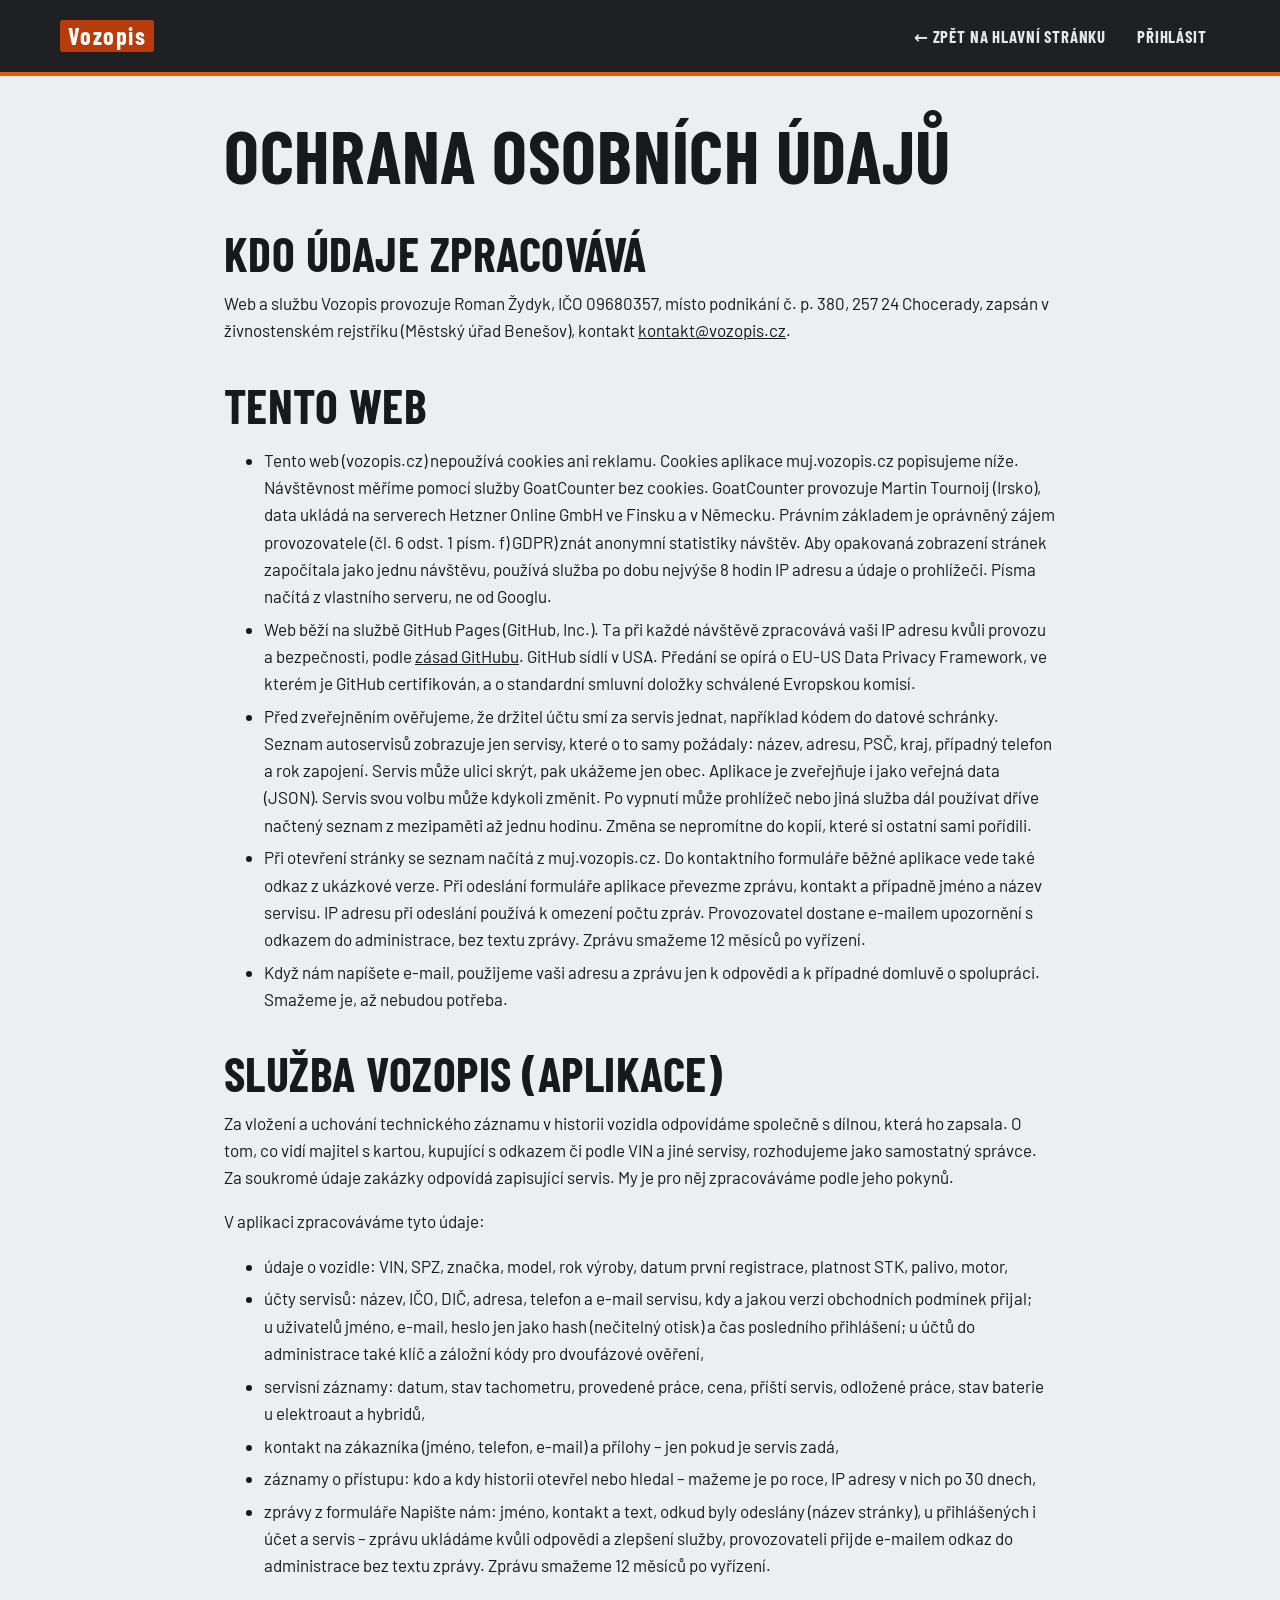
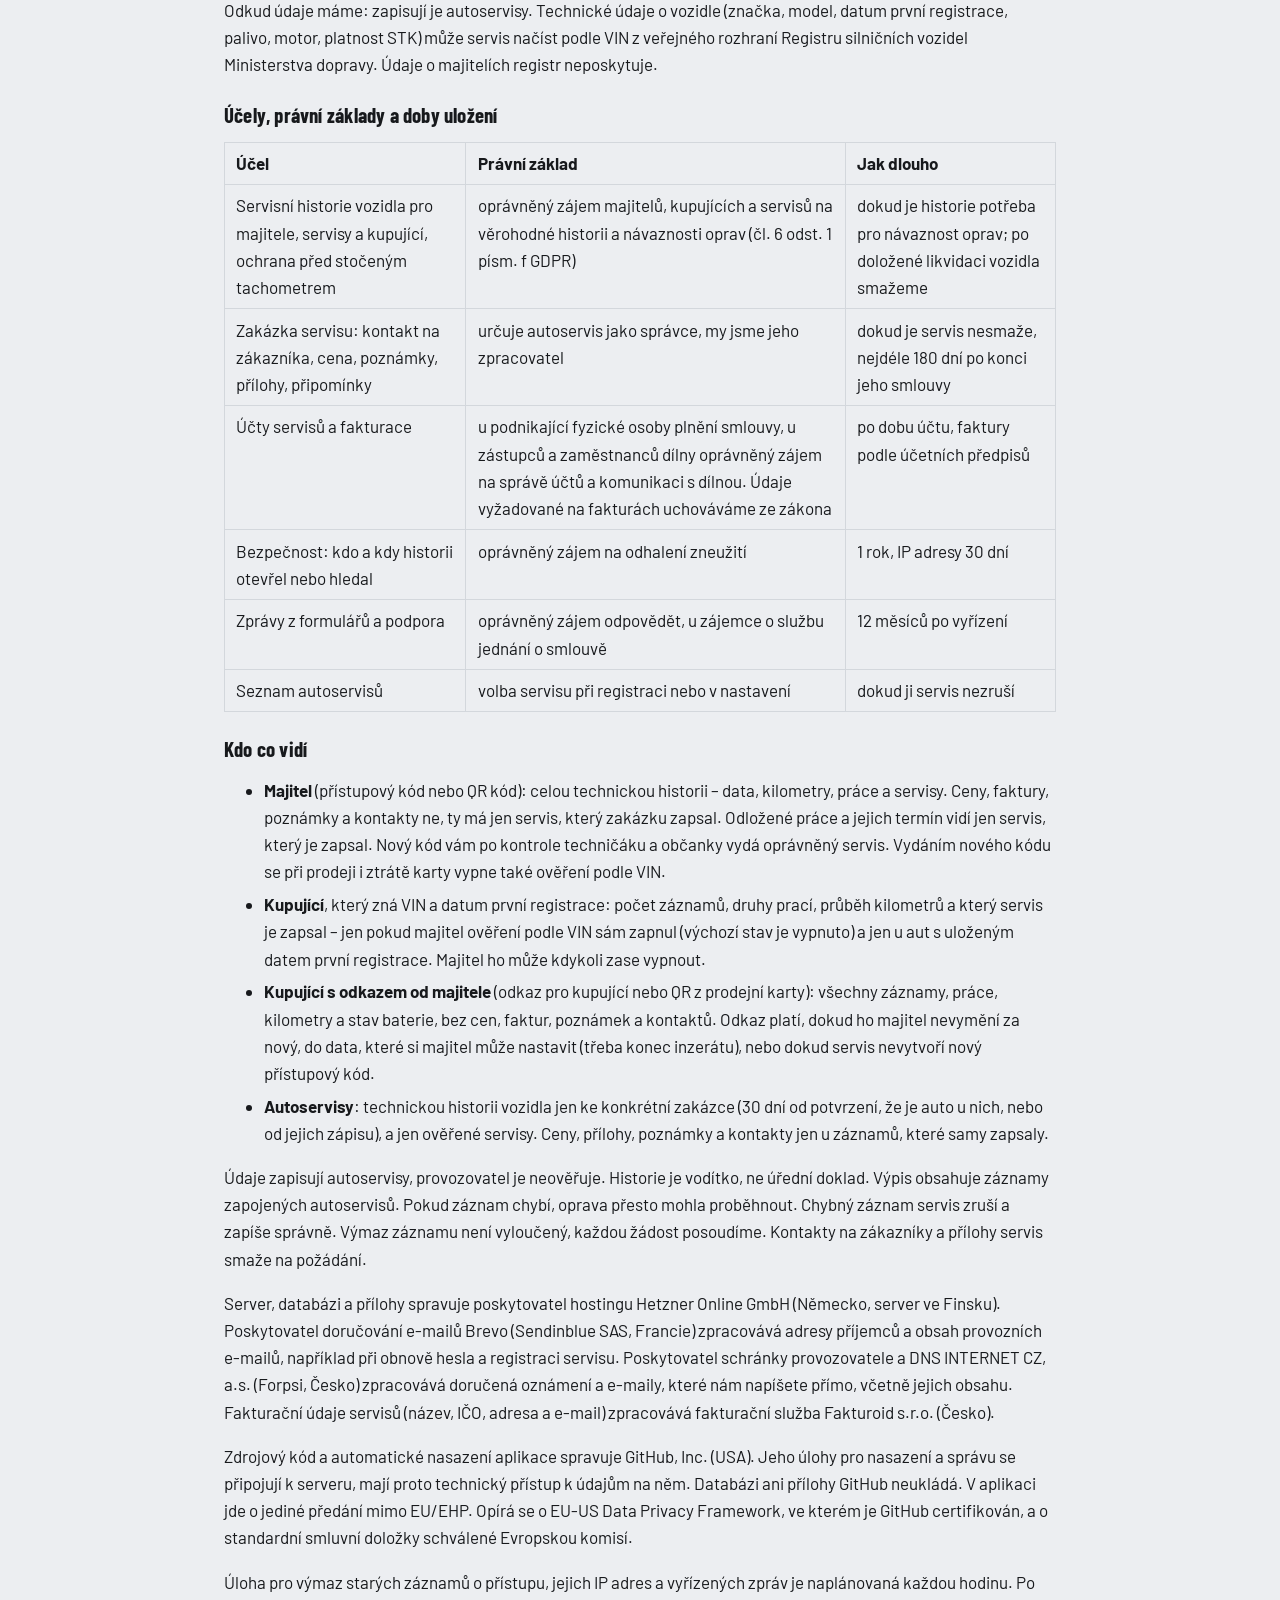
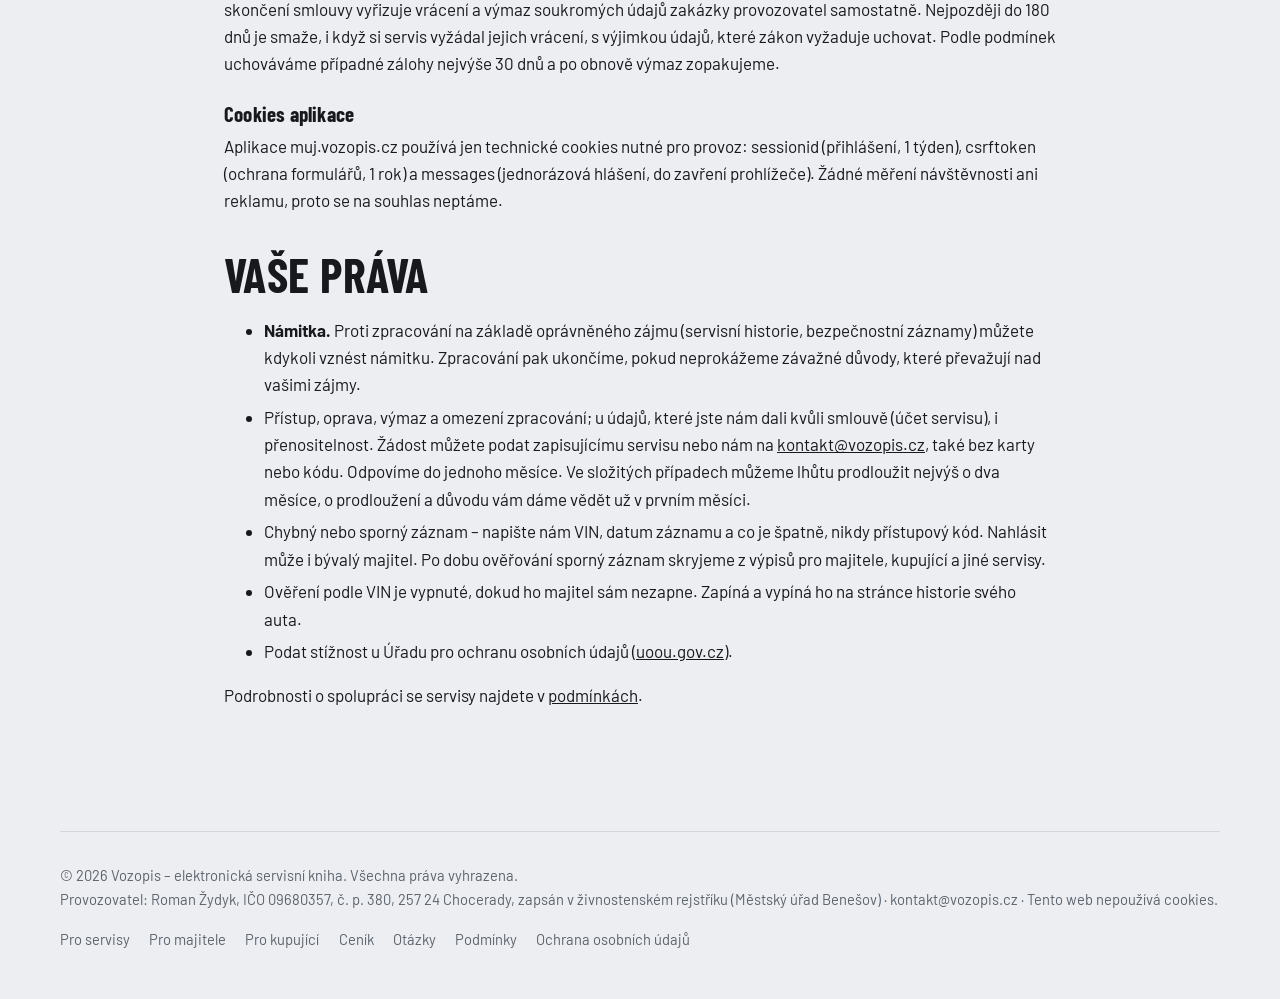
<file: ochrana-udaju.html>
<!doctype html>
<html lang="cs">
<head>
  <meta charset="utf-8">
  <meta name="viewport" content="width=device-width, initial-scale=1">
  <meta http-equiv="Content-Security-Policy" content="default-src 'self'; script-src 'self' 'unsafe-inline' https://gc.zgo.at; style-src 'self' 'unsafe-inline'; img-src 'self' data: https://vozopis.goatcounter.com; font-src 'self'; connect-src 'self' https://muj.vozopis.cz https://vozopis.goatcounter.com; form-action 'self' https://muj.vozopis.cz; base-uri 'self'; object-src 'none'; upgrade-insecure-requests">
  <meta name="description" content="Jak Vozopis zpracovává osobní údaje servisů, majitelů aut a návštěvníků webu.">
  <title>Ochrana osobních údajů – Vozopis</title>
  <meta name="theme-color" content="#17191c">
  <meta name="robots" content="noai, noimageai">
  <link rel="canonical" href="https://vozopis.cz/ochrana-udaju.html">
  <meta property="og:type" content="website">
  <meta property="og:locale" content="cs_CZ">
  <meta property="og:title" content="Ochrana osobních údajů – Vozopis">
  <meta property="og:description" content="Jak Vozopis zpracovává osobní údaje servisů, majitelů aut a návštěvníků webu.">
  <meta property="og:url" content="https://vozopis.cz/ochrana-udaju.html">
  <meta property="og:image" content="https://vozopis.cz/assets/og.png?v=2">
  <meta property="og:site_name" content="Vozopis">
  <link rel="icon" href="assets/favicon.svg" type="image/svg+xml">
  <link rel="apple-touch-icon" href="/apple-touch-icon.png">
  <link rel="stylesheet" href="assets/style.css">
  <script data-goatcounter="https://vozopis.goatcounter.com/count" async src="https://gc.zgo.at/count.v5.js" crossorigin="anonymous" integrity="sha384-atnOLvQb9t+jTSipvd75X2yginT4PjVbqDdlJAmxMm+wYElFmeR6EmLP5bYeoRVQ"></script>
</head>
<body>
<header class="site-header">
  <div class="wrap">
    <a class="logo" href="./"><span class="brand-mark">Vozopis</span><span class="brand-name">Elektronická servisní kniha</span></a>
    <nav class="nav" aria-label="Hlavní menu"><a href="./">← Zpět na hlavní stránku</a><a href="https://muj.vozopis.cz/prihlaseni/">Přihlásit</a></nav>
  </div>
</header>
<main class="doc wrap">
<h1>Ochrana osobních údajů</h1>

<h2>Kdo údaje zpracovává</h2>
<p>Web a službu Vozopis provozuje Roman Žydyk, IČO 09680357, místo podnikání č.&nbsp;p. 380, 257&nbsp;24 Chocerady, zapsán v živnostenském rejstříku (Městský úřad Benešov), kontakt <a href="mailto:kontakt@vozopis.cz">kontakt@vozopis.cz</a>.</p>

<h2>Tento web</h2>
<ul>
  <li>Tento web (vozopis.cz) nepoužívá cookies ani reklamu. Cookies aplikace muj.vozopis.cz popisujeme níže. Návštěvnost měříme pomocí služby GoatCounter bez cookies. GoatCounter provozuje Martin Tournoij (Irsko), data ukládá na serverech Hetzner Online GmbH ve Finsku a v&nbsp;Německu. Právním základem je oprávněný zájem provozovatele (čl.&nbsp;6 odst.&nbsp;1 písm.&nbsp;f) GDPR) znát anonymní statistiky návštěv. Aby opakovaná zobrazení stránek započítala jako jednu návštěvu, používá služba po dobu nejvýše 8&nbsp;hodin IP adresu a údaje o&nbsp;prohlížeči. Písma načítá z&nbsp;vlastního serveru, ne od Googlu.</li>
  <li>Web běží na službě GitHub Pages (GitHub, Inc.). Ta při každé návštěvě zpracovává vaši IP adresu kvůli provozu a bezpečnosti, podle <a href="https://docs.github.com/en/site-policy/privacy-policies/github-general-privacy-statement">zásad GitHubu</a>. GitHub sídlí v&nbsp;USA. Předání se opírá o EU-US Data Privacy Framework, ve kterém je GitHub certifikován, a o standardní smluvní doložky schválené Evropskou komisí.</li>
  <li>Před zveřejněním ověřujeme, že držitel účtu smí za servis jednat, například kódem do datové schránky. Seznam autoservisů zobrazuje jen servisy, které o to samy požádaly: název, adresu, PSČ, kraj, případný telefon a rok zapojení. Servis může ulici skrýt, pak ukážeme jen obec. Aplikace je zveřejňuje i jako veřejná data (JSON). Servis svou volbu může kdykoli změnit. Po vypnutí může prohlížeč nebo jiná služba dál používat dříve načtený seznam z mezipaměti až jednu hodinu. Změna se nepromítne do kopií, které si ostatní sami pořídili.</li>
  <li>Při otevření stránky se seznam načítá z&nbsp;muj.vozopis.cz. Do kontaktního formuláře běžné aplikace vede také odkaz z&nbsp;ukázkové verze. Při odeslání formuláře aplikace převezme zprávu, kontakt a případně jméno a název servisu. IP adresu při odeslání používá k&nbsp;omezení počtu zpráv. Provozovatel dostane e-mailem upozornění s odkazem do administrace, bez textu zprávy. Zprávu smažeme 12 měsíců po vyřízení.</li>
  <li>Když nám napíšete e-mail, použijeme vaši adresu a zprávu jen k&nbsp;odpovědi a k&nbsp;případné domluvě o&nbsp;spolupráci. Smažeme je, až nebudou potřeba.</li>
</ul>

<h2>Služba Vozopis (aplikace)</h2>
<p>Za vložení a uchování technického záznamu v historii vozidla odpovídáme společně s dílnou, která ho zapsala. O tom, co vidí majitel s kartou, kupující s odkazem či podle VIN a jiné servisy, rozhodujeme jako samostatný správce. Za soukromé údaje zakázky odpovídá zapisující servis. My je pro něj zpracováváme podle jeho pokynů.</p>
<p>V aplikaci zpracováváme tyto údaje:</p>
<ul>
  <li>údaje o vozidle: VIN, SPZ, značka, model, rok výroby, datum první registrace, platnost STK, palivo, motor,</li>
  <li>účty servisů: název, IČO, DIČ, adresa, telefon a e-mail servisu, kdy a jakou verzi obchodních podmínek přijal; u&nbsp;uživatelů jméno, e-mail, heslo jen jako hash (nečitelný otisk) a čas posledního přihlášení; u&nbsp;účtů do administrace také klíč a záložní kódy pro dvoufázové ověření,</li>
  <li>servisní záznamy: datum, stav tachometru, provedené práce, cena, příští servis, odložené práce, stav baterie u&nbsp;elektroaut a hybridů,</li>
  <li>kontakt na zákazníka (jméno, telefon, e-mail) a přílohy – jen pokud je servis zadá,</li>
  <li>záznamy o přístupu: kdo a kdy historii otevřel nebo hledal – mažeme je po roce, IP adresy v&nbsp;nich po 30 dnech,</li>
  <li>zprávy z formuláře Napište nám: jméno, kontakt a text, odkud byly odeslány (název stránky), u přihlášených i účet a servis – zprávu ukládáme kvůli odpovědi a zlepšení služby, provozovateli přijde e-mailem odkaz do administrace bez textu zprávy. Zprávu smažeme 12 měsíců po vyřízení.</li>
</ul>
<p>Odkud údaje máme: zapisují je autoservisy. Technické údaje o vozidle (značka, model, datum první registrace, palivo, motor, platnost STK) může servis načíst podle VIN z&nbsp;veřejného rozhraní Registru silničních vozidel Ministerstva dopravy. Údaje o majitelích registr neposkytuje.</p>
<h3>Účely, právní základy a doby uložení</h3>
<table>
  <thead><tr><th>Účel</th><th>Právní základ</th><th>Jak dlouho</th></tr></thead>
  <tbody>
    <tr><td>Servisní historie vozidla pro majitele, servisy a kupující, ochrana před stočeným tachometrem</td><td>oprávněný zájem majitelů, kupujících a servisů na věrohodné historii a návaznosti oprav (čl. 6 odst. 1 písm. f GDPR)</td><td>dokud je historie potřeba pro návaznost oprav; po doložené likvidaci vozidla smažeme</td></tr>
    <tr><td>Zakázka servisu: kontakt na zákazníka, cena, poznámky, přílohy, připomínky</td><td>určuje autoservis jako správce, my jsme jeho zpracovatel</td><td>dokud je servis nesmaže, nejdéle 180 dní po konci jeho smlouvy</td></tr>
    <tr><td>Účty servisů a fakturace</td><td>u podnikající fyzické osoby plnění smlouvy, u zástupců a zaměstnanců dílny oprávněný zájem na správě účtů a komunikaci s dílnou. Údaje vyžadované na fakturách uchováváme ze zákona</td><td>po dobu účtu, faktury podle účetních předpisů</td></tr>
    <tr><td>Bezpečnost: kdo a kdy historii otevřel nebo hledal</td><td>oprávněný zájem na odhalení zneužití</td><td>1 rok, IP adresy 30 dní</td></tr>
    <tr><td>Zprávy z&nbsp;formulářů a podpora</td><td>oprávněný zájem odpovědět, u&nbsp;zájemce o&nbsp;službu jednání o&nbsp;smlouvě</td><td>12 měsíců po vyřízení</td></tr>
    <tr><td>Seznam autoservisů</td><td>volba servisu při registraci nebo v&nbsp;nastavení</td><td>dokud ji servis nezruší</td></tr>
  </tbody>
</table>
<h3>Kdo co vidí</h3>
<ul>
  <li><b>Majitel</b> (přístupový kód nebo QR kód): celou technickou historii – data, kilometry, práce a servisy. Ceny, faktury, poznámky a kontakty ne, ty má jen servis, který zakázku zapsal. Odložené práce a jejich termín vidí jen servis, který je zapsal. Nový kód vám po kontrole techničáku a občanky vydá oprávněný servis. Vydáním nového kódu se při prodeji i ztrátě karty vypne také ověření podle VIN.</li>
  <li><b>Kupující</b>, který zná VIN a datum první registrace: počet záznamů, druhy prací, průběh kilometrů a který servis je zapsal – jen pokud majitel ověření podle VIN sám zapnul (výchozí stav je vypnuto) a jen u&nbsp;aut s&nbsp;uloženým datem první registrace. Majitel ho může kdykoli zase vypnout.</li>
  <li><b>Kupující s&nbsp;odkazem od majitele</b> (odkaz pro kupující nebo QR z&nbsp;prodejní karty): všechny záznamy, práce, kilometry a stav baterie, bez cen, faktur, poznámek a kontaktů. Odkaz platí, dokud ho majitel nevymění za nový, do data, které si majitel může nastavit (třeba konec inzerátu), nebo dokud servis nevytvoří nový přístupový kód.</li>
  <li><b>Autoservisy</b>: technickou historii vozidla jen ke konkrétní zakázce (30 dní od potvrzení, že je auto u&nbsp;nich, nebo od jejich zápisu), a&nbsp;jen ověřené servisy. Ceny, přílohy, poznámky a kontakty jen u&nbsp;záznamů, které samy zapsaly.</li>
</ul>
<p>Údaje zapisují autoservisy, provozovatel je neověřuje. Historie je vodítko, ne úřední doklad. Výpis obsahuje záznamy zapojených autoservisů. Pokud záznam chybí, oprava přesto mohla proběhnout. Chybný záznam servis zruší a zapíše správně. Výmaz záznamu není vyloučený, každou žádost posoudíme. Kontakty na zákazníky a přílohy servis smaže na požádání.</p>

<p>Server, databázi a přílohy spravuje poskytovatel hostingu Hetzner Online GmbH (Německo, server ve Finsku). Poskytovatel doručování e-mailů Brevo (Sendinblue SAS, Francie) zpracovává adresy příjemců a obsah provozních e-mailů, například při obnově hesla a registraci servisu. Poskytovatel schránky provozovatele a DNS INTERNET CZ, a.s. (Forpsi, Česko) zpracovává doručená oznámení a e-maily, které nám napíšete přímo, včetně jejich obsahu. Fakturační údaje servisů (název, IČO, adresa a e-mail) zpracovává fakturační služba Fakturoid s.r.o. (Česko).</p>
<p>Zdrojový kód a automatické nasazení aplikace spravuje GitHub, Inc. (USA). Jeho úlohy pro nasazení a správu se připojují k serveru, mají proto technický přístup k údajům na něm. Databázi ani přílohy GitHub neukládá. V aplikaci jde o jediné předání mimo EU/EHP. Opírá se o EU-US Data Privacy Framework, ve kterém je GitHub certifikován, a o standardní smluvní doložky schválené Evropskou komisí.</p>
<p>Úloha pro výmaz starých záznamů o přístupu, jejich IP adres a vyřízených zpráv je naplánovaná každou hodinu. Po skončení smlouvy vyřizuje vrácení a výmaz soukromých údajů zakázky provozovatel samostatně. Nejpozději do 180 dnů je smaže, i když si servis vyžádal jejich vrácení, s výjimkou údajů, které zákon vyžaduje uchovat. Podle podmínek uchováváme případné zálohy nejvýše 30 dnů a po obnově výmaz zopakujeme.</p>

<h3>Cookies aplikace</h3>
<p>Aplikace muj.vozopis.cz používá jen technické cookies nutné pro provoz: sessionid (přihlášení, 1 týden), csrftoken (ochrana formulářů, 1 rok) a messages (jednorázová hlášení, do zavření prohlížeče). Žádné měření návštěvnosti ani reklamu, proto se na souhlas neptáme.</p>

<h2>Vaše práva</h2>
<ul>
  <li><b>Námitka.</b> Proti zpracování na základě oprávněného zájmu (servisní historie, bezpečnostní záznamy) můžete kdykoli vznést námitku. Zpracování pak ukončíme, pokud neprokážeme závažné důvody, které převažují nad vašimi zájmy.</li>
  <li>Přístup, oprava, výmaz a omezení zpracování; u&nbsp;údajů, které jste nám dali kvůli smlouvě (účet servisu), i přenositelnost. Žádost můžete podat zapisujícímu servisu nebo nám na <a href="mailto:kontakt@vozopis.cz">kontakt@vozopis.cz</a>, také bez karty nebo kódu. Odpovíme do jednoho měsíce. Ve složitých případech můžeme lhůtu prodloužit nejvýš o&nbsp;dva měsíce, o&nbsp;prodloužení a důvodu vám dáme vědět už v&nbsp;prvním měsíci.</li>
  <li>Chybný nebo sporný záznam – napište nám VIN, datum záznamu a co je špatně, nikdy přístupový kód. Nahlásit může i bývalý majitel. Po dobu ověřování sporný záznam skryjeme z&nbsp;výpisů pro majitele, kupující a jiné servisy.</li>
  <li>Ověření podle VIN je vypnuté, dokud ho majitel sám nezapne. Zapíná a vypíná ho na stránce historie svého auta.</li>
  <li>Podat stížnost u&nbsp;Úřadu pro ochranu osobních údajů (<a href="https://uoou.gov.cz">uoou.gov.cz</a>).</li>
</ul>
<p>Podrobnosti o spolupráci se servisy najdete v <a href="podminky.html#zpracovani">podmínkách</a>.</p>

</main>
<footer>
  <div class="wrap">
    <span>© 2026 Vozopis – elektronická servisní kniha. Všechna práva vyhrazena.<br>Provozovatel: Roman Žydyk, IČO 09680357, č.&nbsp;p. 380, 257&nbsp;24 Chocerady, zapsán v živnostenském rejstříku (Městský úřad Benešov) · <a href="mailto:kontakt@vozopis.cz">kontakt@vozopis.cz</a> · Tento web nepoužívá cookies.</span>
    <nav aria-label="Odkazy v patičce">
      <a href="./#servisy">Pro servisy</a>
      <a href="./#majitele">Pro majitele</a>
      <a href="./#kupujici">Pro kupující</a>
      <a href="./#najit-servis" class="needs-dir" hidden>Najít servis</a>
      <a href="./#cenik">Ceník</a>
      <a href="./#faq">Otázky</a>
      <a href="podminky.html">Podmínky</a>
      <a href="ochrana-udaju.html">Ochrana osobních údajů</a>
    </nav>
  </div>
</footer>
</body>
</html>
</file>
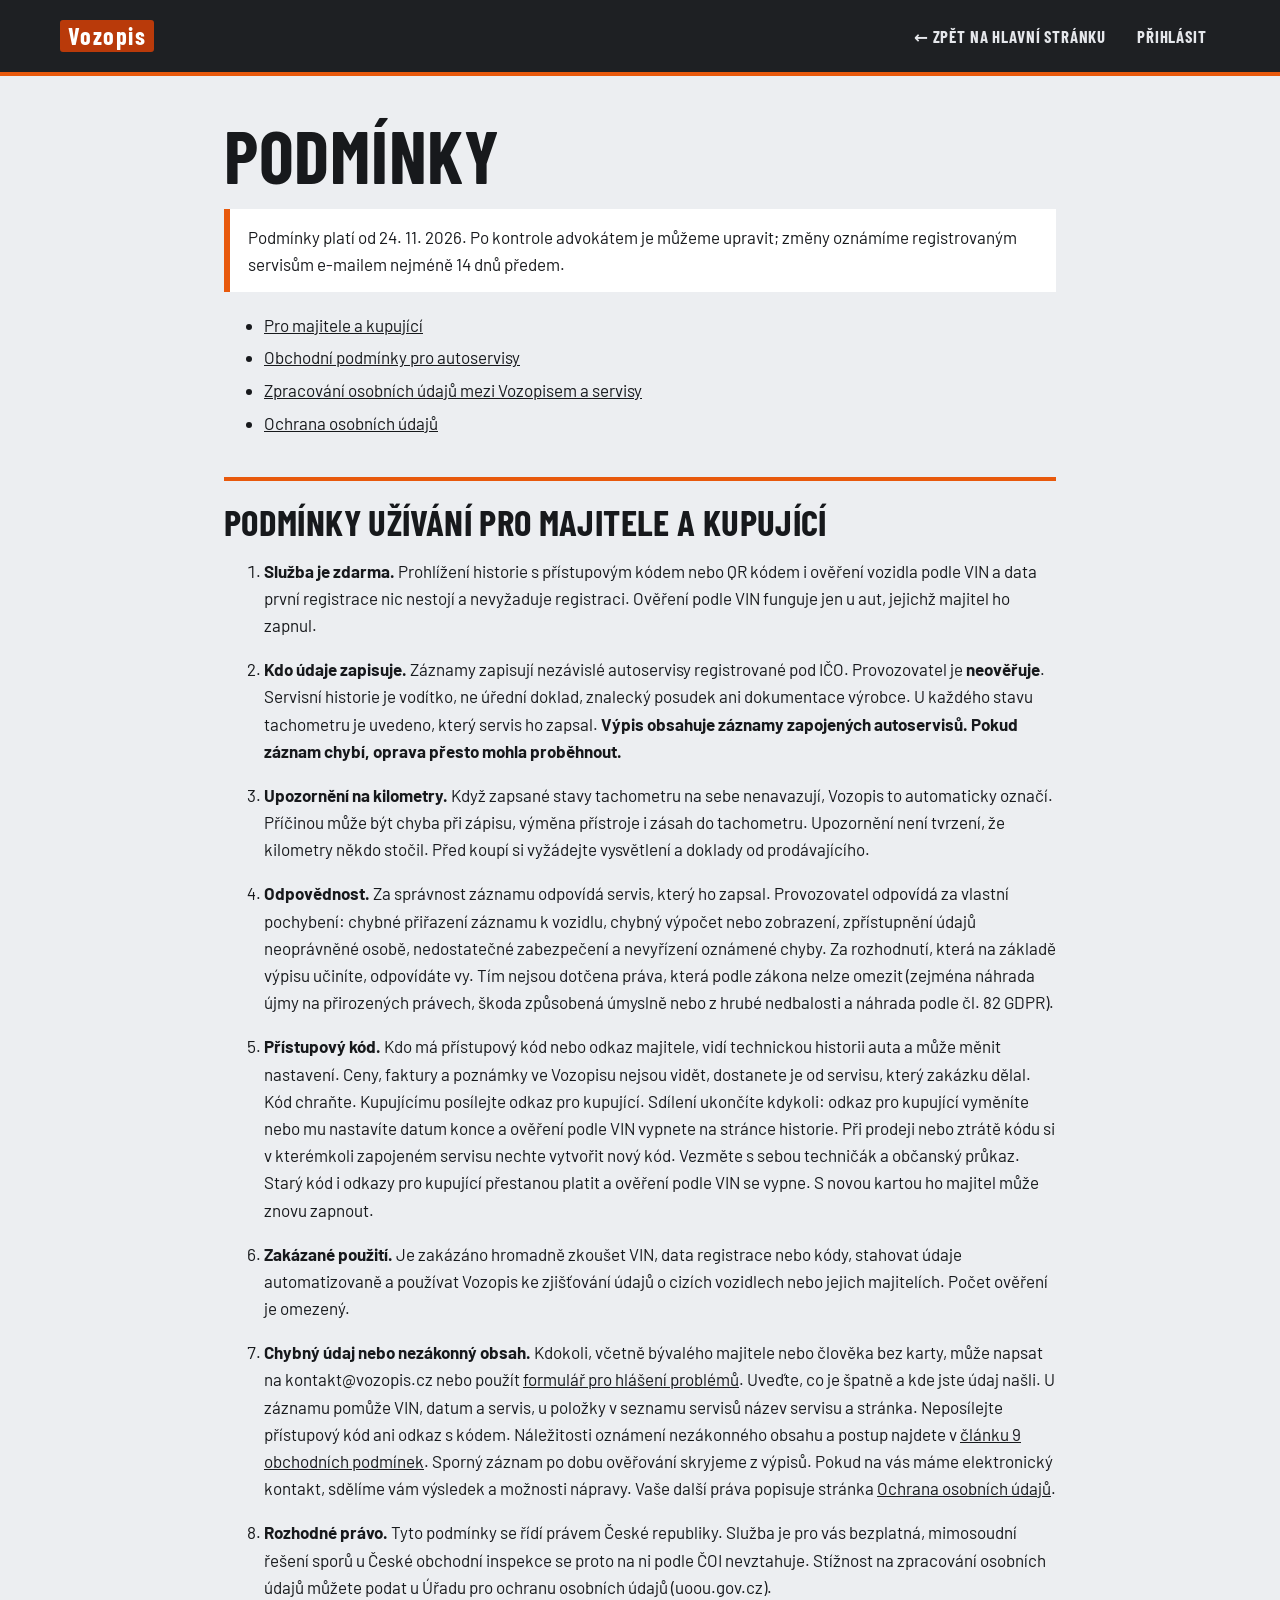
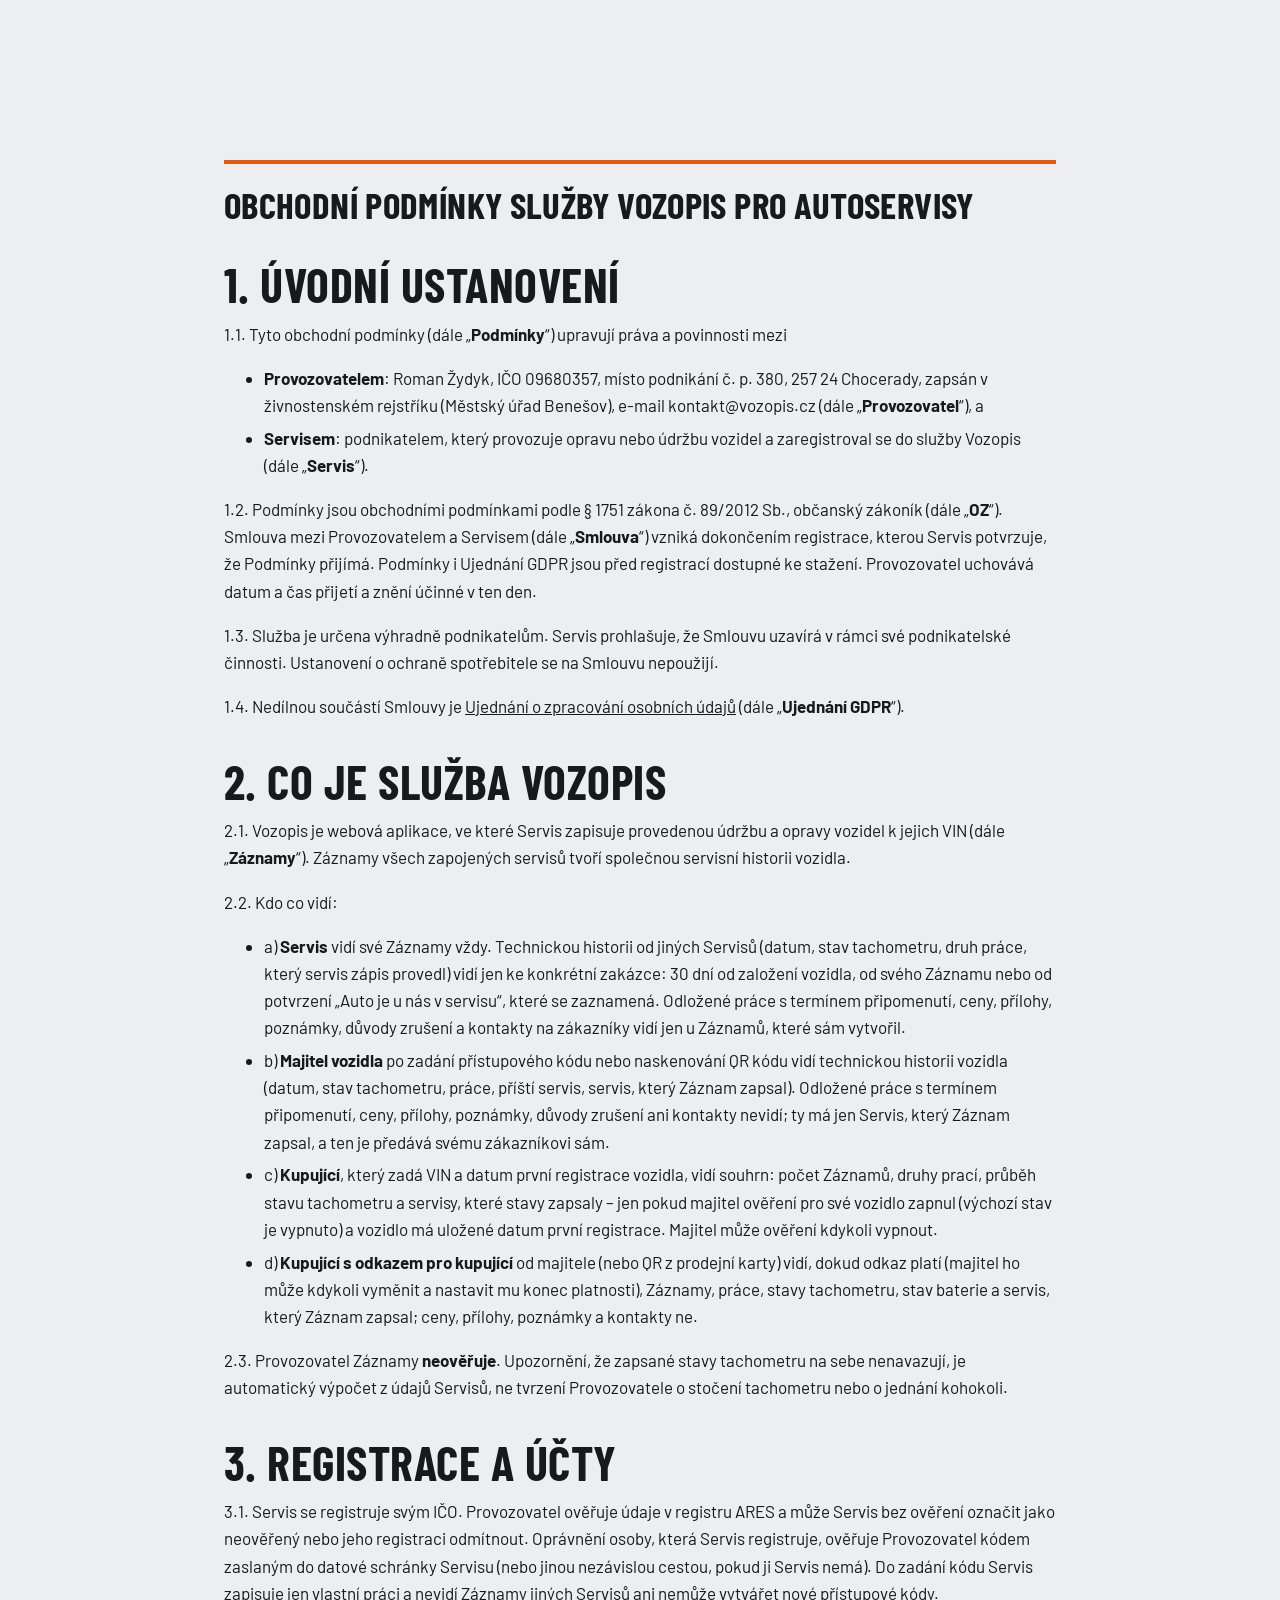
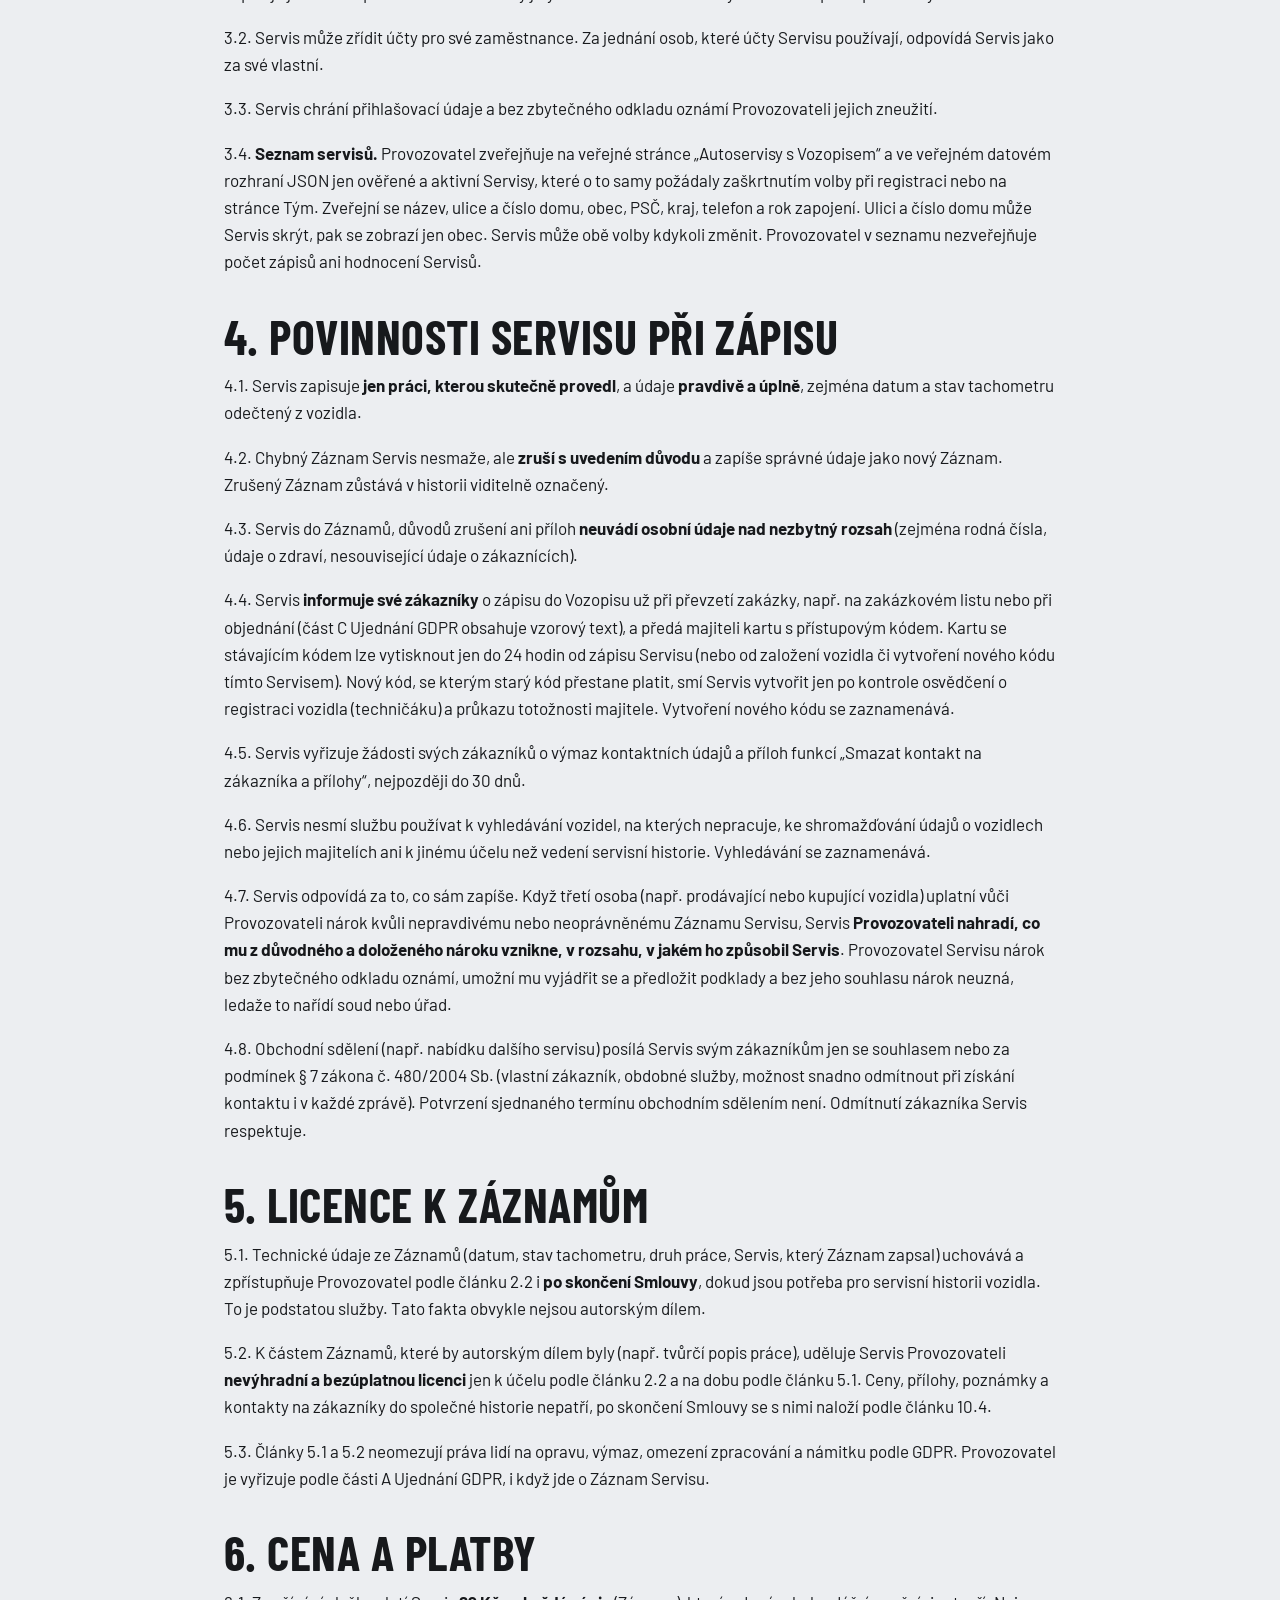
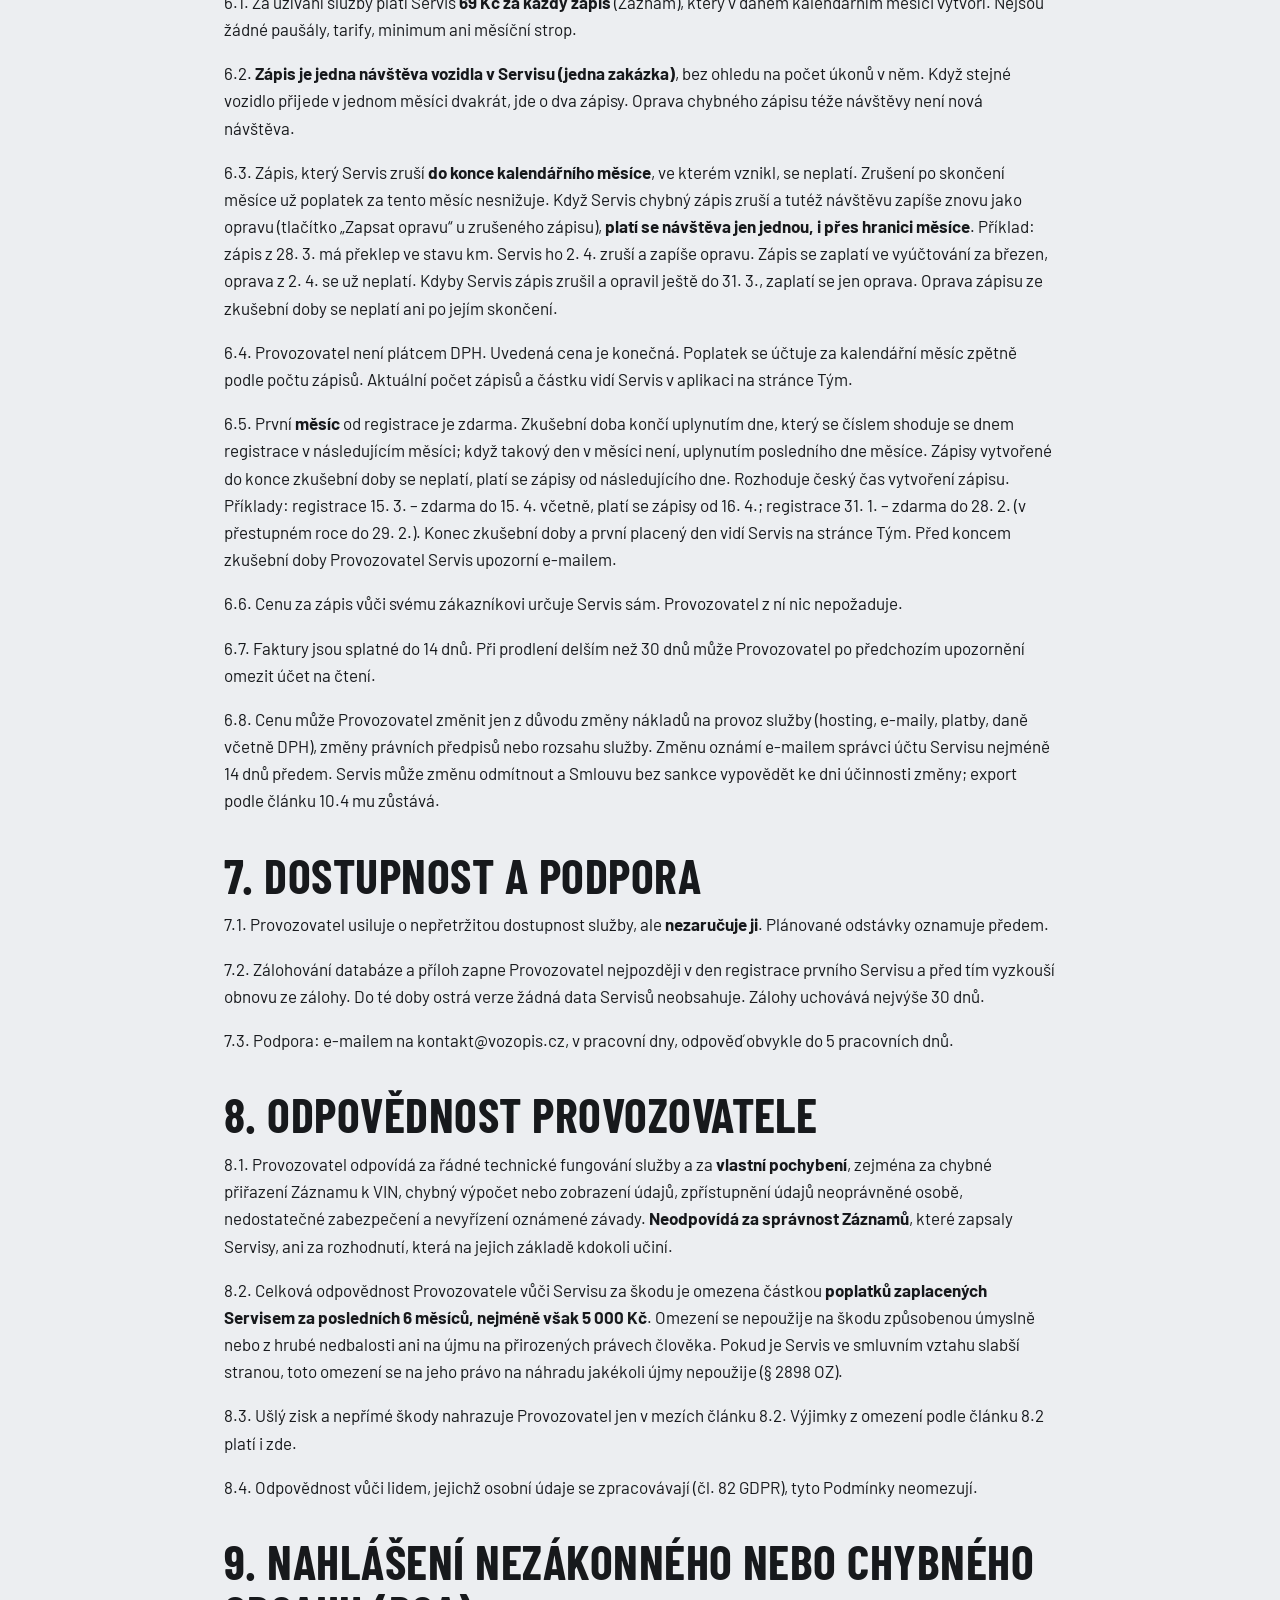
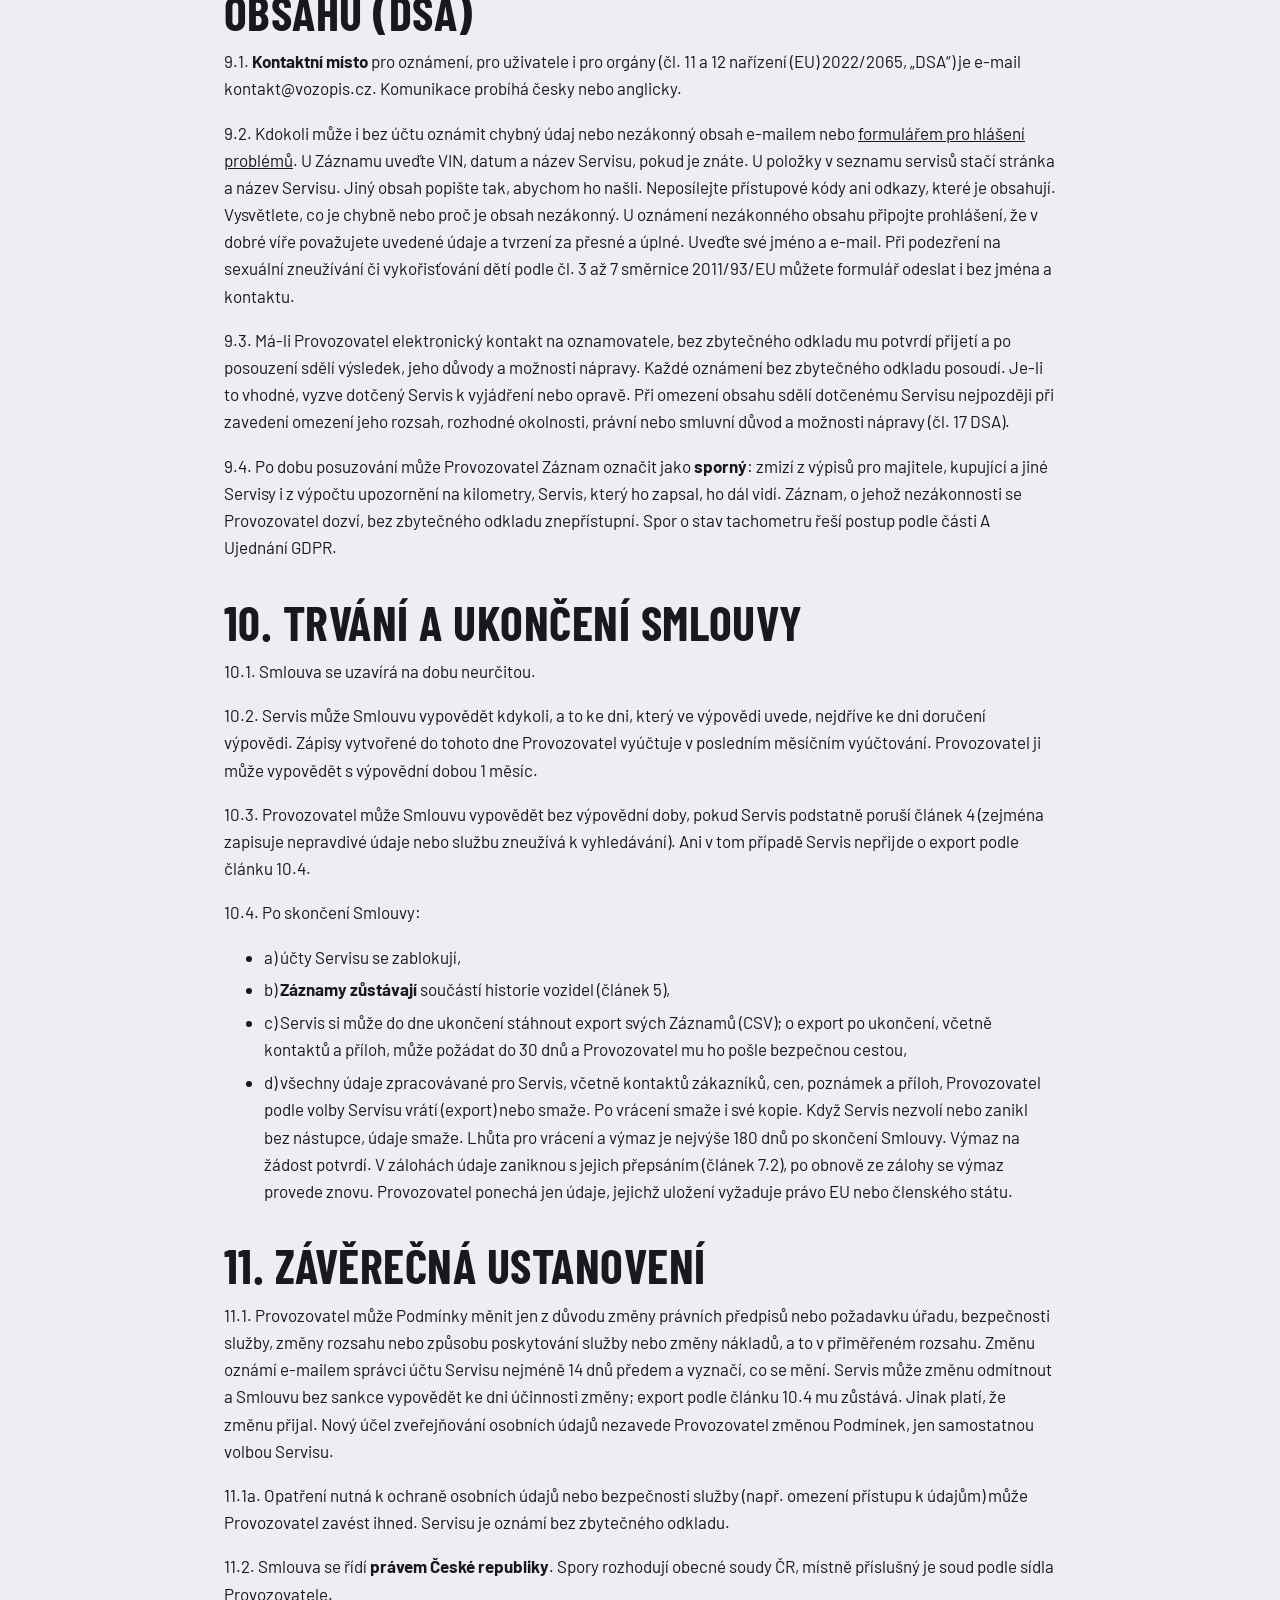
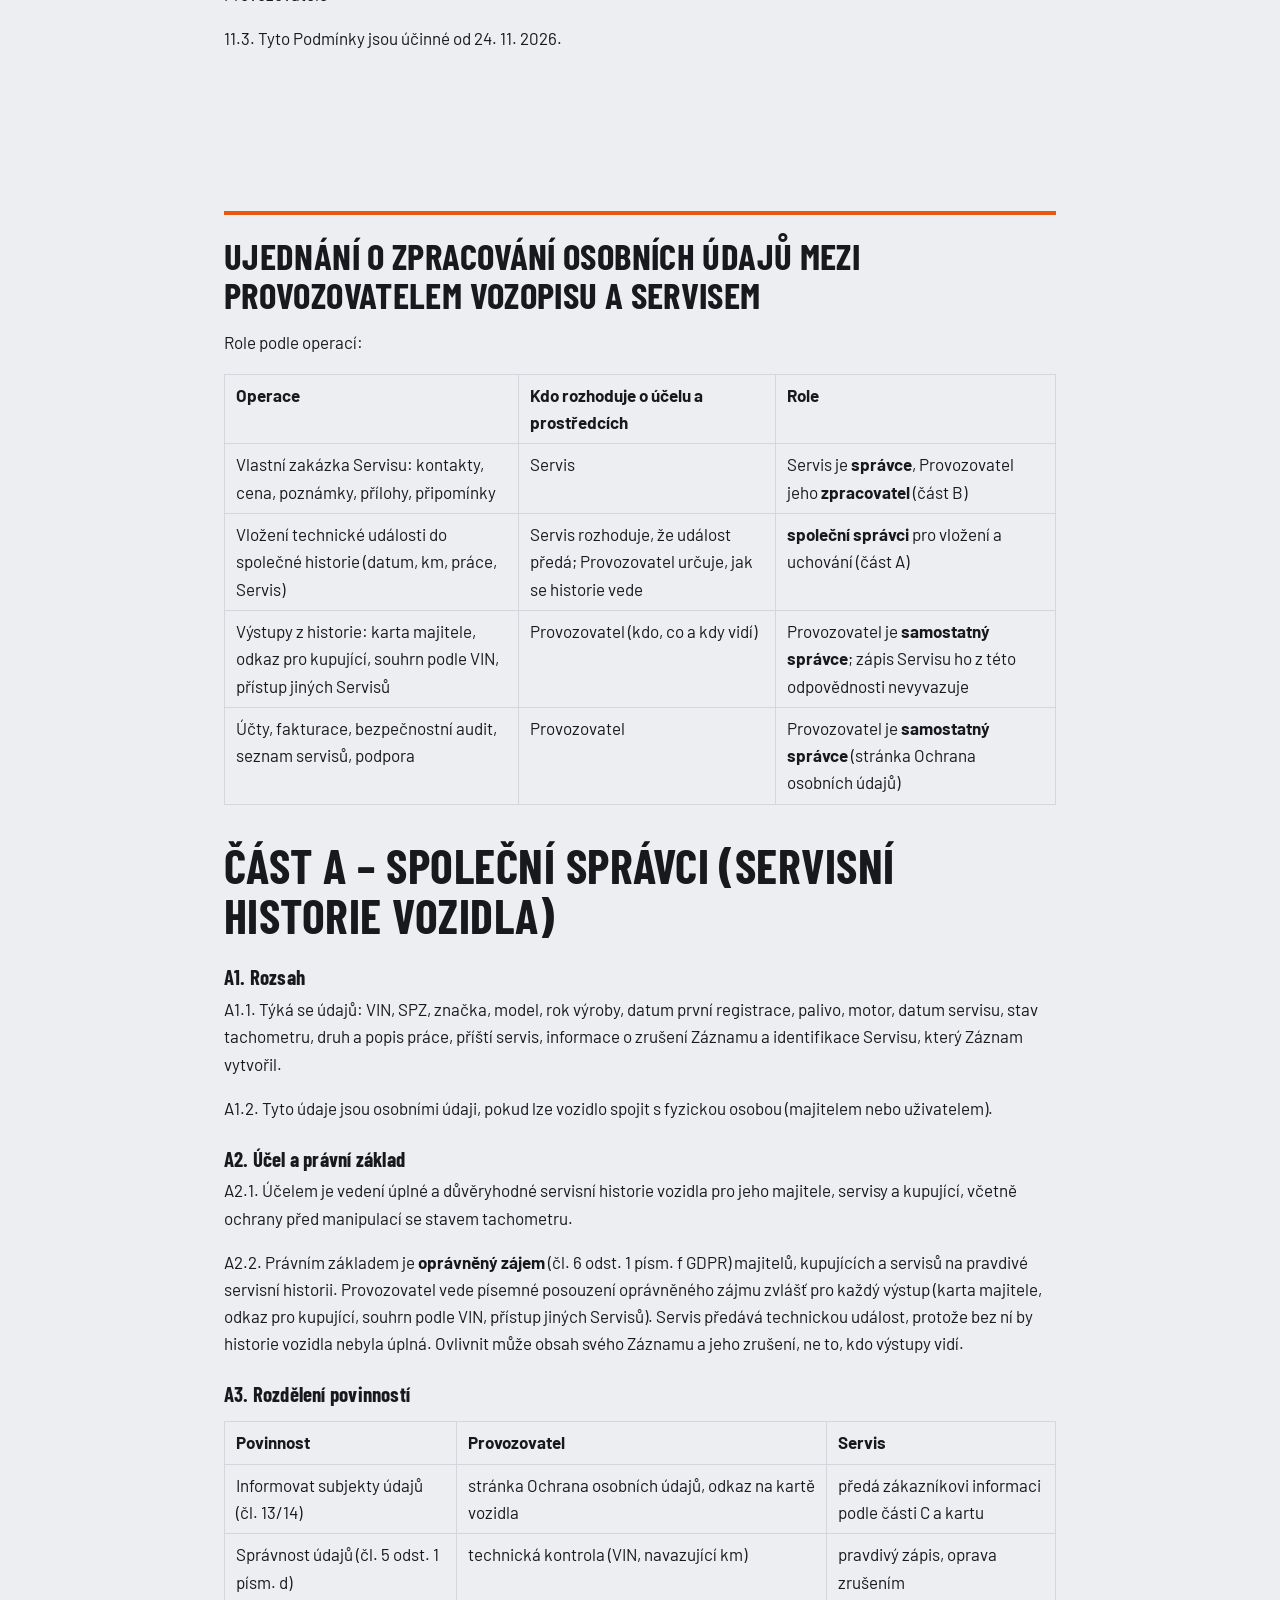
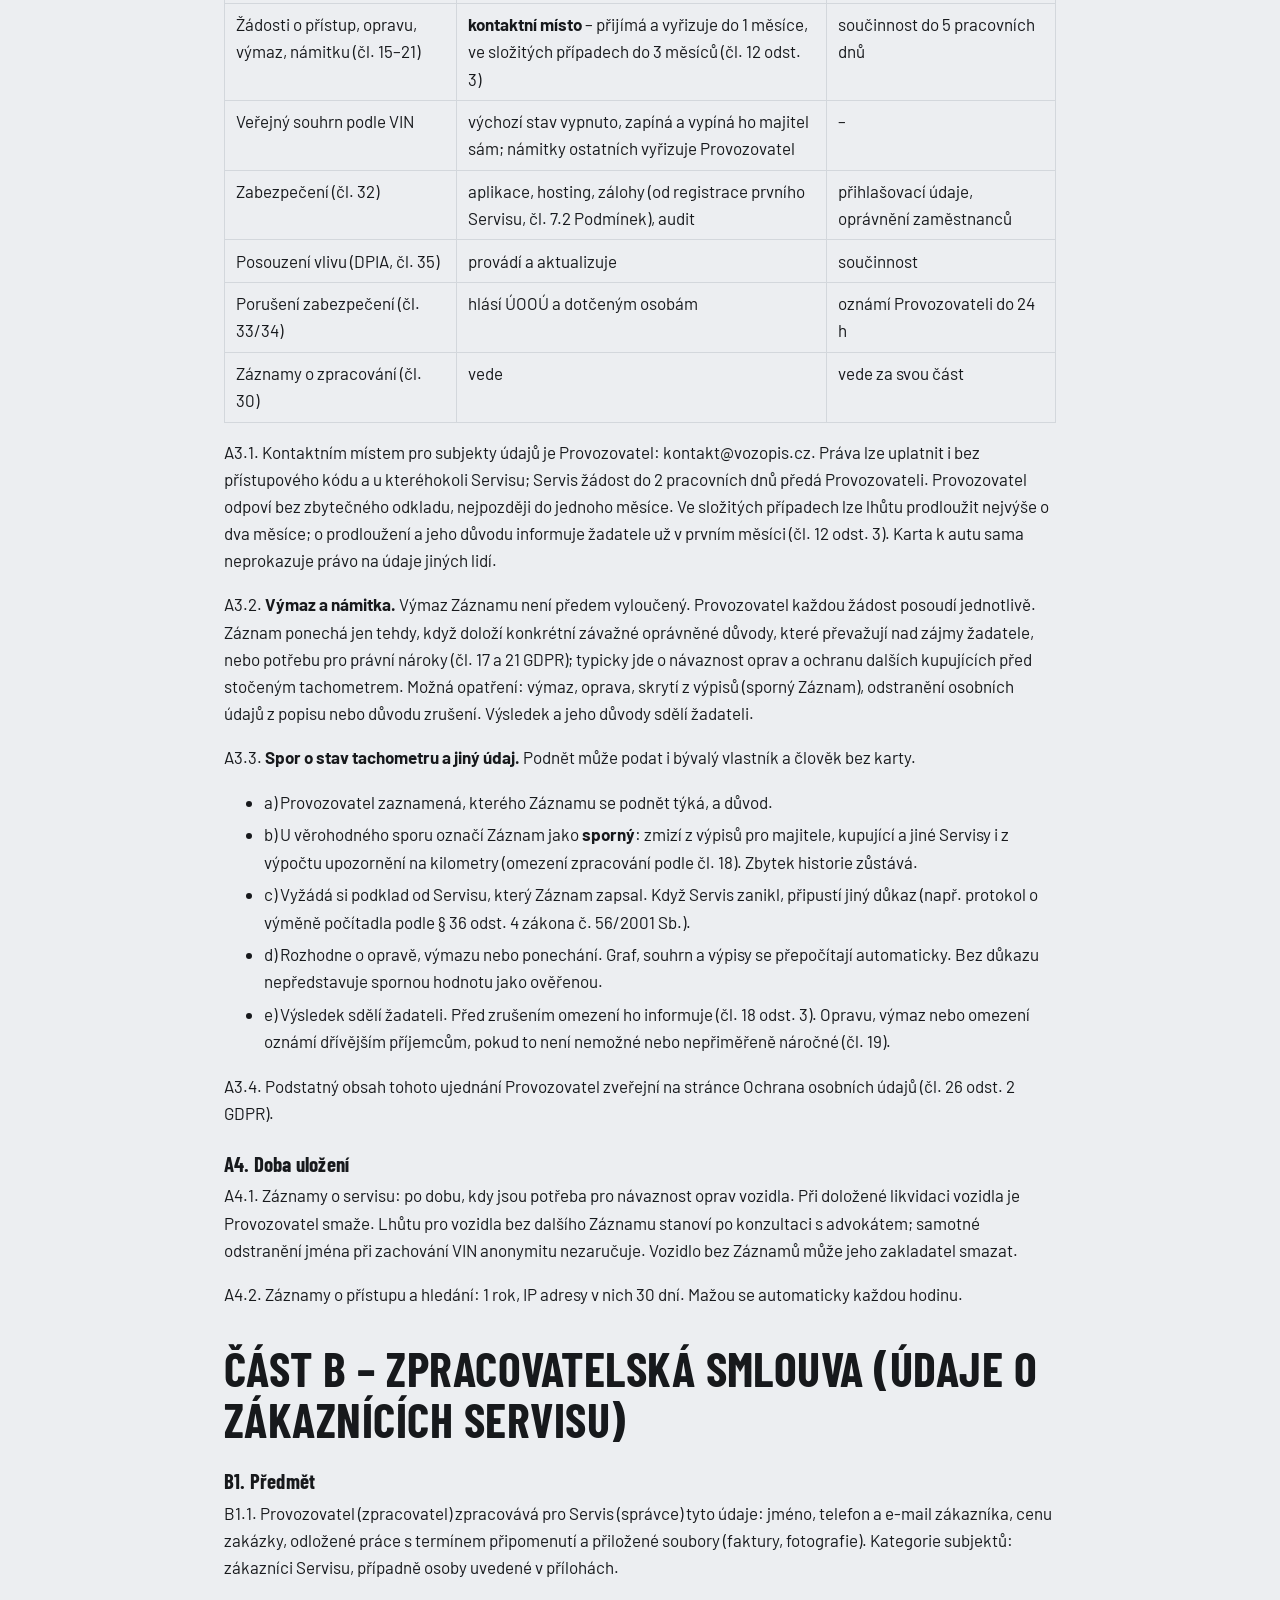
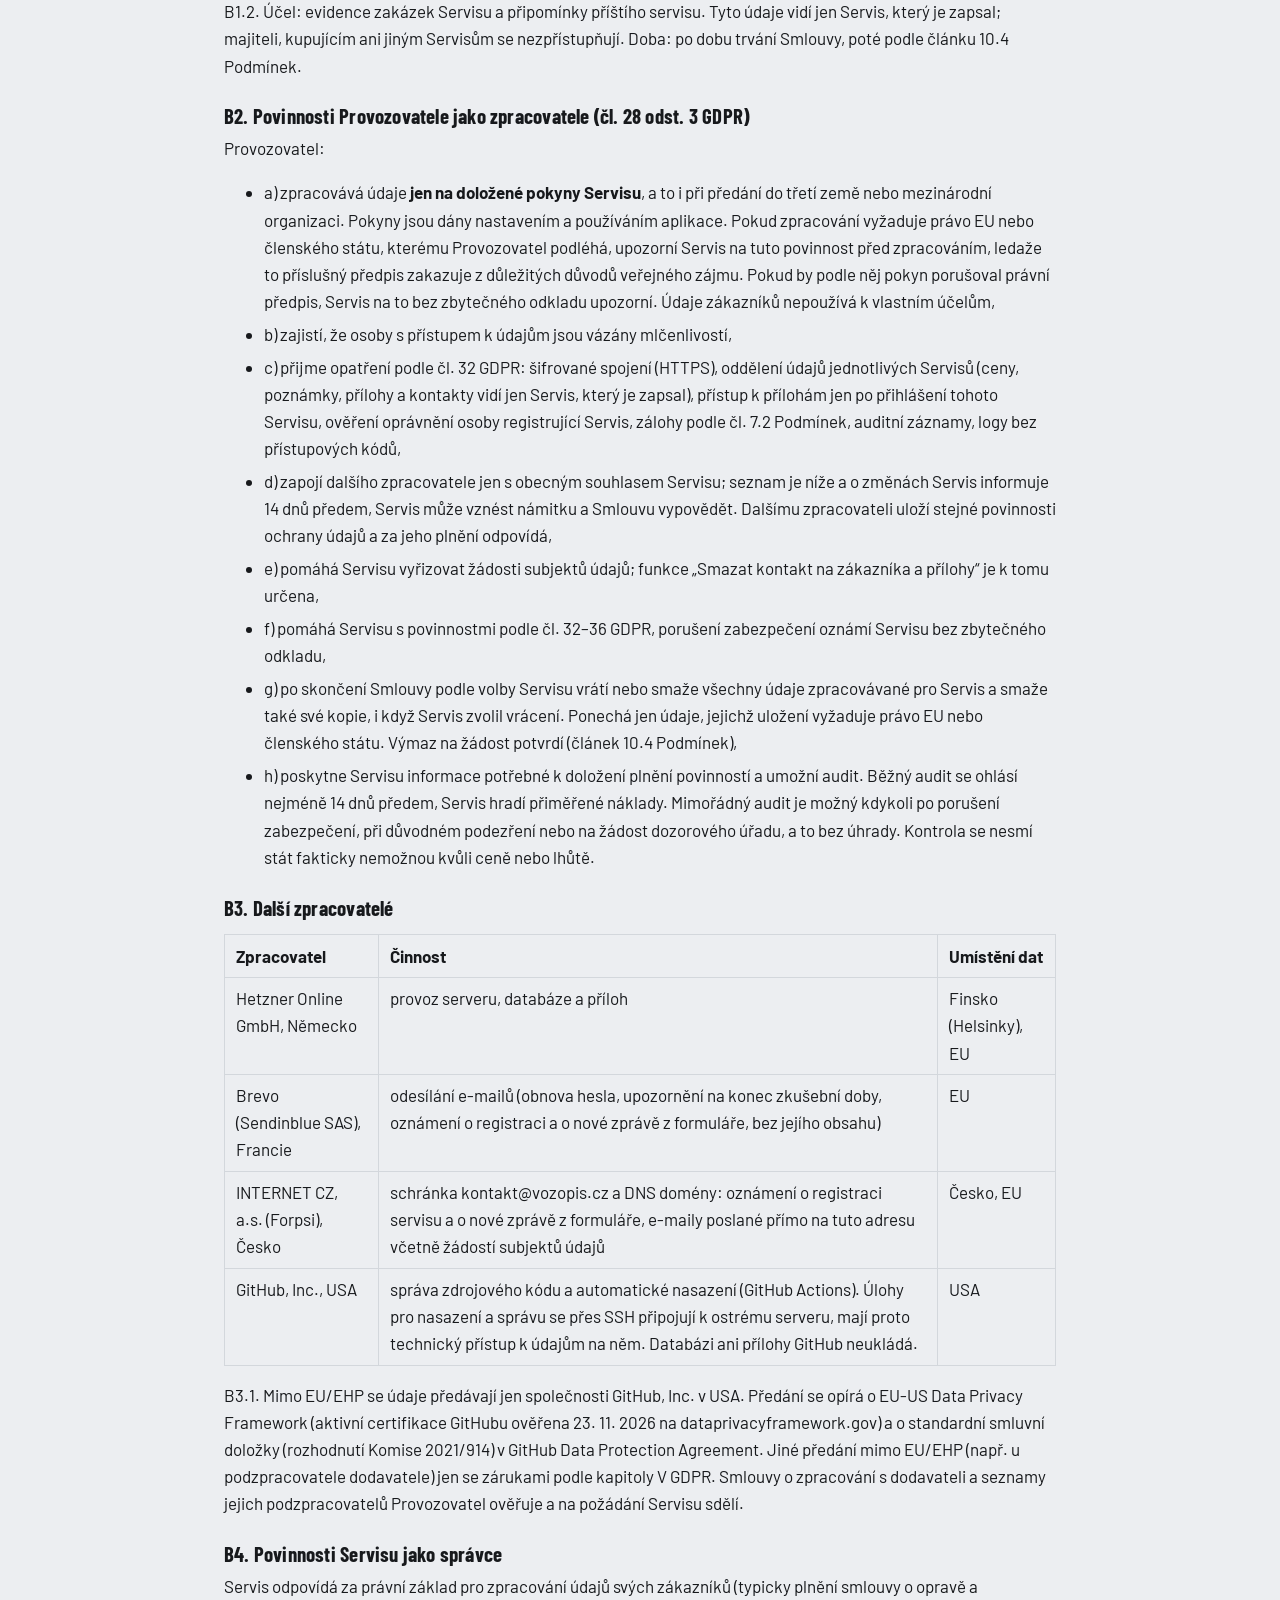
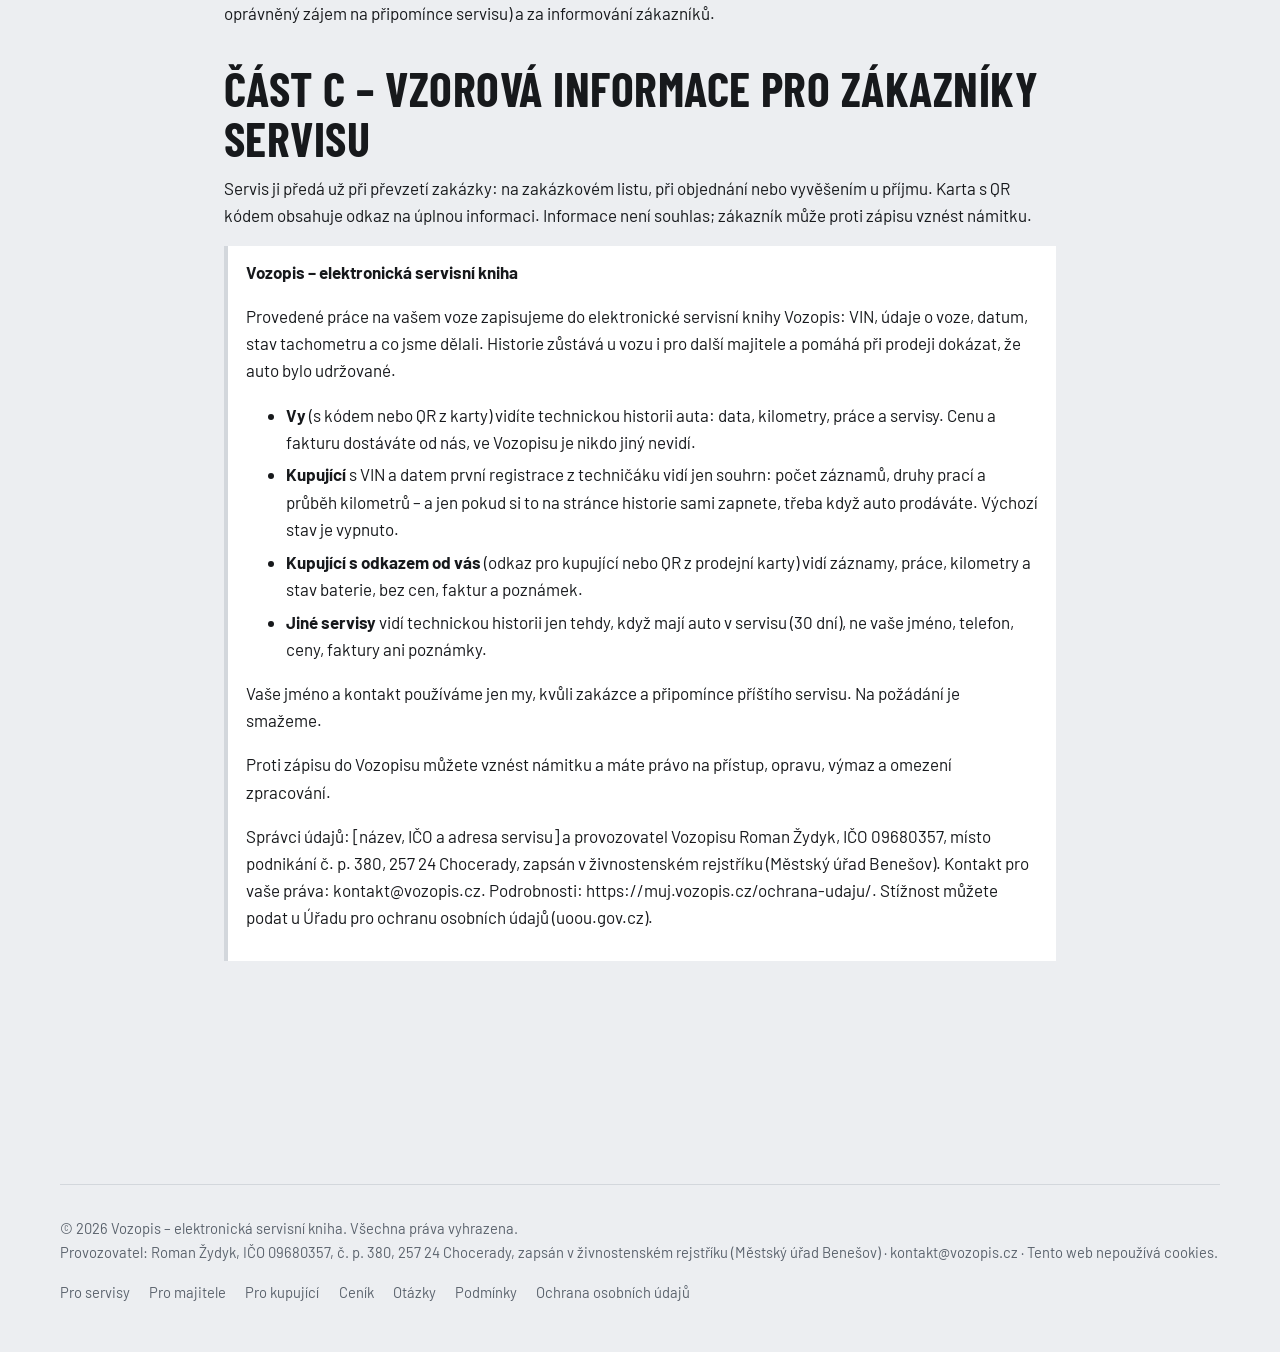
<file: podminky.html>
<!doctype html>
<html lang="cs">
<head>
  <meta charset="utf-8">
  <meta name="viewport" content="width=device-width, initial-scale=1">
  <meta http-equiv="Content-Security-Policy" content="default-src 'self'; script-src 'self' 'unsafe-inline' https://gc.zgo.at; style-src 'self' 'unsafe-inline'; img-src 'self' data: https://vozopis.goatcounter.com; font-src 'self'; connect-src 'self' https://muj.vozopis.cz https://vozopis.goatcounter.com; form-action 'self' https://muj.vozopis.cz; base-uri 'self'; object-src 'none'; upgrade-insecure-requests">
  <meta name="description" content="Podmínky používání služby Vozopis – elektronické servisní knihy pro autoservisy.">
  <title>Podmínky – Vozopis</title>
  <meta name="theme-color" content="#17191c">
  <meta name="robots" content="noai, noimageai">
  <link rel="canonical" href="https://vozopis.cz/podminky.html">
  <meta property="og:type" content="website">
  <meta property="og:locale" content="cs_CZ">
  <meta property="og:title" content="Podmínky – Vozopis">
  <meta property="og:description" content="Podmínky používání služby Vozopis – elektronické servisní knihy pro autoservisy.">
  <meta property="og:url" content="https://vozopis.cz/podminky.html">
  <meta property="og:image" content="https://vozopis.cz/assets/og.png?v=2">
  <meta property="og:site_name" content="Vozopis">
  <link rel="icon" href="assets/favicon.svg" type="image/svg+xml">
  <link rel="apple-touch-icon" href="/apple-touch-icon.png">
  <link rel="stylesheet" href="assets/style.css">
  <script data-goatcounter="https://vozopis.goatcounter.com/count" async src="https://gc.zgo.at/count.v5.js" crossorigin="anonymous" integrity="sha384-atnOLvQb9t+jTSipvd75X2yginT4PjVbqDdlJAmxMm+wYElFmeR6EmLP5bYeoRVQ"></script>
</head>
<body>
<header class="site-header">
  <div class="wrap">
    <a class="logo" href="./"><span class="brand-mark">Vozopis</span><span class="brand-name">Elektronická servisní kniha</span></a>
    <nav class="nav" aria-label="Hlavní menu"><a href="./">← Zpět na hlavní stránku</a><a href="https://muj.vozopis.cz/prihlaseni/">Přihlásit</a></nav>
  </div>
</header>
<main class="doc wrap">
<h1>Podmínky</h1>
<div class="doc-note">Podmínky platí od 24. 11. 2026. Po kontrole advokátem je můžeme upravit; změny oznámíme registrovaným servisům e-mailem nejméně 14 dnů předem.</div>
<ul class="doc-toc">
  <li><a href="#verejnost">Pro majitele a kupující</a></li>
  <li><a href="#servisy">Obchodní podmínky pro autoservisy</a></li>
  <li><a href="#zpracovani">Zpracování osobních údajů mezi Vozopisem a servisy</a></li>
  <li><a href="ochrana-udaju.html">Ochrana osobních údajů</a></li>
</ul>
<section id="verejnost"><h2>Podmínky užívání pro majitele a kupující</h2>
<ol>
<li>
<p><strong>Služba je zdarma.</strong> Prohlížení historie s přístupovým kódem nebo QR kódem i ověření vozidla podle VIN a data první registrace nic nestojí a nevyžaduje registraci. Ověření podle VIN funguje jen u aut, jejichž majitel ho zapnul.</p>
</li>
<li>
<p><strong>Kdo údaje zapisuje.</strong> Záznamy zapisují nezávislé autoservisy registrované pod IČO. Provozovatel je <strong>neověřuje</strong>. Servisní historie je vodítko, ne úřední doklad, znalecký posudek ani dokumentace výrobce. U každého stavu tachometru je uvedeno, který servis ho zapsal. <strong>Výpis obsahuje záznamy zapojených autoservisů. Pokud záznam chybí, oprava přesto mohla proběhnout.</strong></p>
</li>
<li>
<p><strong>Upozornění na kilometry.</strong> Když zapsané stavy tachometru na sebe nenavazují, Vozopis to automaticky označí. Příčinou může být chyba při zápisu, výměna přístroje i zásah do tachometru. Upozornění není tvrzení, že kilometry někdo stočil. Před koupí si vyžádejte vysvětlení a doklady od prodávajícího.</p>
</li>
<li>
<p><strong>Odpovědnost.</strong> Za správnost záznamu odpovídá servis, který ho zapsal. Provozovatel odpovídá za vlastní pochybení: chybné přiřazení záznamu k vozidlu, chybný výpočet nebo zobrazení, zpřístupnění údajů neoprávněné osobě, nedostatečné zabezpečení a nevyřízení oznámené chyby. Za rozhodnutí, která na základě výpisu učiníte, odpovídáte vy. Tím nejsou dotčena práva, která podle zákona nelze omezit (zejména náhrada újmy na přirozených právech, škoda způsobená úmyslně nebo z hrubé nedbalosti a náhrada podle čl. 82 GDPR).</p>
</li>
<li>
<p><strong>Přístupový kód.</strong> Kdo má přístupový kód nebo odkaz majitele, vidí technickou historii auta a může měnit nastavení. Ceny, faktury a poznámky ve Vozopisu nejsou vidět, dostanete je od servisu, který zakázku dělal. Kód chraňte. Kupujícímu posílejte odkaz pro kupující. Sdílení ukončíte kdykoli: odkaz pro kupující vyměníte nebo mu nastavíte datum konce a ověření podle VIN vypnete na stránce historie. Při prodeji nebo ztrátě kódu si v kterémkoli zapojeném servisu nechte vytvořit nový kód. Vezměte s sebou techničák a občanský průkaz. Starý kód i odkazy pro kupující přestanou platit a ověření podle VIN se vypne. S novou kartou ho majitel může znovu zapnout.</p>
</li>
<li>
<p><strong>Zakázané použití.</strong> Je zakázáno hromadně zkoušet VIN, data registrace nebo kódy, stahovat údaje automatizovaně a používat Vozopis ke zjišťování údajů o cizích vozidlech nebo jejich majitelích. Počet ověření je omezený.</p>
</li>
<li>
<p><strong>Chybný údaj nebo nezákonný obsah.</strong> Kdokoli, včetně bývalého majitele nebo člověka bez karty, může napsat na kontakt@vozopis.cz nebo použít <a href="https://muj.vozopis.cz/napiste-nam/?typ=problem">formulář pro hlášení problémů</a>. Uveďte, co je špatně a kde jste údaj našli. U záznamu pomůže VIN, datum a servis, u položky v seznamu servisů název servisu a stránka. Neposílejte přístupový kód ani odkaz s kódem. Náležitosti oznámení nezákonného obsahu a postup najdete v <a href="#servisy">článku 9 obchodních podmínek</a>. Sporný záznam po dobu ověřování skryjeme z výpisů. Pokud na vás máme elektronický kontakt, sdělíme vám výsledek a možnosti nápravy. Vaše další práva popisuje stránka <a href="ochrana-udaju.html">Ochrana osobních údajů</a>.</p>
</li>
<li>
<p><strong>Rozhodné právo.</strong> Tyto podmínky se řídí právem České republiky. Služba je pro vás bezplatná, mimosoudní řešení sporů u České obchodní inspekce se proto na ni podle ČOI nevztahuje. Stížnost na zpracování osobních údajů můžete podat u Úřadu pro ochranu osobních údajů (uoou.gov.cz).</p>
</li>
</ol></section>
<section id="servisy"><h2>Obchodní podmínky služby Vozopis pro autoservisy</h2>
<h3>1. Úvodní ustanovení</h3>
<p>1.1. Tyto obchodní podmínky (dále „<strong>Podmínky</strong>“) upravují práva a povinnosti mezi</p>
<ul>
<li><strong>Provozovatelem</strong>: Roman Žydyk, IČO 09680357, místo podnikání č. p. 380, 257 24 Chocerady, zapsán v živnostenském rejstříku (Městský úřad Benešov), e-mail kontakt@vozopis.cz (dále „<strong>Provozovatel</strong>“), a</li>
<li><strong>Servisem</strong>: podnikatelem, který provozuje opravu nebo údržbu vozidel a zaregistroval se do služby Vozopis (dále „<strong>Servis</strong>“).</li>
</ul>
<p>1.2. Podmínky jsou obchodními podmínkami podle § 1751 zákona č. 89/2012 Sb., občanský zákoník (dále „<strong>OZ</strong>“). Smlouva mezi Provozovatelem a Servisem (dále „<strong>Smlouva</strong>“) vzniká dokončením registrace, kterou Servis potvrzuje, že Podmínky přijímá. Podmínky i Ujednání GDPR jsou před registrací dostupné ke stažení. Provozovatel uchovává datum a čas přijetí a znění účinné v ten den.</p>
<p>1.3. Služba je určena výhradně podnikatelům. Servis prohlašuje, že Smlouvu uzavírá v rámci své podnikatelské činnosti. Ustanovení o ochraně spotřebitele se na Smlouvu nepoužijí.</p>
<p>1.4. Nedílnou součástí Smlouvy je <a href="#zpracovani">Ujednání o zpracování osobních údajů</a> (dále „<strong>Ujednání GDPR</strong>“).</p>
<h3>2. Co je služba Vozopis</h3>
<p>2.1. Vozopis je webová aplikace, ve které Servis zapisuje provedenou údržbu a opravy vozidel k jejich VIN (dále „<strong>Záznamy</strong>“). Záznamy všech zapojených servisů tvoří společnou servisní historii vozidla.</p>
<p>2.2. Kdo co vidí:</p>
<ul>
<li>a) <strong>Servis</strong> vidí své Záznamy vždy. Technickou historii od jiných Servisů (datum, stav tachometru, druh práce, který servis zápis provedl) vidí jen ke konkrétní zakázce: 30 dní od založení vozidla, od svého Záznamu nebo od potvrzení „Auto je u nás v servisu“, které se zaznamená. Odložené práce s termínem připomenutí, ceny, přílohy, poznámky, důvody zrušení a kontakty na zákazníky vidí jen u Záznamů, které sám vytvořil.</li>
<li>b) <strong>Majitel vozidla</strong> po zadání přístupového kódu nebo naskenování QR kódu vidí technickou historii vozidla (datum, stav tachometru, práce, příští servis, servis, který Záznam zapsal). Odložené práce s termínem připomenutí, ceny, přílohy, poznámky, důvody zrušení ani kontakty nevidí; ty má jen Servis, který Záznam zapsal, a ten je předává svému zákazníkovi sám.</li>
<li>c) <strong>Kupující</strong>, který zadá VIN a datum první registrace vozidla, vidí souhrn: počet Záznamů, druhy prací, průběh stavu tachometru a servisy, které stavy zapsaly – jen pokud majitel ověření pro své vozidlo zapnul (výchozí stav je vypnuto) a vozidlo má uložené datum první registrace. Majitel může ověření kdykoli vypnout.</li>
<li>d) <strong>Kupující s odkazem pro kupující</strong> od majitele (nebo QR z prodejní karty) vidí, dokud odkaz platí (majitel ho může kdykoli vyměnit a nastavit mu konec platnosti), Záznamy, práce, stavy tachometru, stav baterie a servis, který Záznam zapsal; ceny, přílohy, poznámky a kontakty ne.</li>
</ul>
<p>2.3. Provozovatel Záznamy <strong>neověřuje</strong>. Upozornění, že zapsané stavy tachometru na sebe nenavazují, je automatický výpočet z údajů Servisů, ne tvrzení Provozovatele o stočení tachometru nebo o jednání kohokoli.</p>
<h3>3. Registrace a účty</h3>
<p>3.1. Servis se registruje svým IČO. Provozovatel ověřuje údaje v registru ARES a může Servis bez ověření označit jako neověřený nebo jeho registraci odmítnout. Oprávnění osoby, která Servis registruje, ověřuje Provozovatel kódem zaslaným do datové schránky Servisu (nebo jinou nezávislou cestou, pokud ji Servis nemá). Do zadání kódu Servis zapisuje jen vlastní práci a nevidí Záznamy jiných Servisů ani nemůže vytvářet nové přístupové kódy.</p>
<p>3.2. Servis může zřídit účty pro své zaměstnance. Za jednání osob, které účty Servisu používají, odpovídá Servis jako za své vlastní.</p>
<p>3.3. Servis chrání přihlašovací údaje a bez zbytečného odkladu oznámí Provozovateli jejich zneužití.</p>
<p>3.4. <strong>Seznam servisů.</strong> Provozovatel zveřejňuje na veřejné stránce „Autoservisy s Vozopisem“ a ve veřejném datovém rozhraní JSON jen ověřené a aktivní Servisy, které o to samy požádaly zaškrtnutím volby při registraci nebo na stránce Tým. Zveřejní se název, ulice a číslo domu, obec, PSČ, kraj, telefon a rok zapojení. Ulici a číslo domu může Servis skrýt, pak se zobrazí jen obec. Servis může obě volby kdykoli změnit. Provozovatel v seznamu nezveřejňuje počet zápisů ani hodnocení Servisů.</p>
<h3>4. Povinnosti Servisu při zápisu</h3>
<p>4.1. Servis zapisuje <strong>jen práci, kterou skutečně provedl</strong>, a údaje <strong>pravdivě a úplně</strong>, zejména datum a stav tachometru odečtený z vozidla.</p>
<p>4.2. Chybný Záznam Servis nesmaže, ale <strong>zruší s uvedením důvodu</strong> a zapíše správné údaje jako nový Záznam. Zrušený Záznam zůstává v historii viditelně označený.</p>
<p>4.3. Servis do Záznamů, důvodů zrušení ani příloh <strong>neuvádí osobní údaje nad nezbytný rozsah</strong> (zejména rodná čísla, údaje o zdraví, nesouvisející údaje o zákaznících).</p>
<p>4.4. Servis <strong>informuje své zákazníky</strong> o zápisu do Vozopisu už při převzetí zakázky, např. na zakázkovém listu nebo při objednání (část C Ujednání GDPR obsahuje vzorový text), a předá majiteli kartu s přístupovým kódem. Kartu se stávajícím kódem lze vytisknout jen do 24 hodin od zápisu Servisu (nebo od založení vozidla či vytvoření nového kódu tímto Servisem). Nový kód, se kterým starý kód přestane platit, smí Servis vytvořit jen po kontrole osvědčení o registraci vozidla (techničáku) a průkazu totožnosti majitele. Vytvoření nového kódu se zaznamenává.</p>
<p>4.5. Servis vyřizuje žádosti svých zákazníků o výmaz kontaktních údajů a příloh funkcí „Smazat kontakt na zákazníka a přílohy“, nejpozději do 30 dnů.</p>
<p>4.6. Servis nesmí službu používat k vyhledávání vozidel, na kterých nepracuje, ke shromažďování údajů o vozidlech nebo jejich majitelích ani k jinému účelu než vedení servisní historie. Vyhledávání se zaznamenává.</p>
<p>4.7. Servis odpovídá za to, co sám zapíše. Když třetí osoba (např. prodávající nebo kupující vozidla) uplatní vůči Provozovateli nárok kvůli nepravdivému nebo neoprávněnému Záznamu Servisu, Servis <strong>Provozovateli nahradí, co mu z důvodného a doloženého nároku vznikne, v rozsahu, v jakém ho způsobil Servis</strong>. Provozovatel Servisu nárok bez zbytečného odkladu oznámí, umožní mu vyjádřit se a předložit podklady a bez jeho souhlasu nárok neuzná, ledaže to nařídí soud nebo úřad.</p>
<p>4.8. Obchodní sdělení (např. nabídku dalšího servisu) posílá Servis svým zákazníkům jen se souhlasem nebo za podmínek § 7 zákona č. 480/2004 Sb. (vlastní zákazník, obdobné služby, možnost snadno odmítnout při získání kontaktu i v každé zprávě). Potvrzení sjednaného termínu obchodním sdělením není. Odmítnutí zákazníka Servis respektuje.</p>
<h3>5. Licence k Záznamům</h3>
<p>5.1. Technické údaje ze Záznamů (datum, stav tachometru, druh práce, Servis, který Záznam zapsal) uchovává a zpřístupňuje Provozovatel podle článku 2.2 i <strong>po skončení Smlouvy</strong>, dokud jsou potřeba pro servisní historii vozidla. To je podstatou služby. Tato fakta obvykle nejsou autorským dílem.</p>
<p>5.2. K částem Záznamů, které by autorským dílem byly (např. tvůrčí popis práce), uděluje Servis Provozovateli <strong>nevýhradní a bezúplatnou licenci</strong> jen k účelu podle článku 2.2 a na dobu podle článku 5.1. Ceny, přílohy, poznámky a kontakty na zákazníky do společné historie nepatří, po skončení Smlouvy se s nimi naloží podle článku 10.4.</p>
<p>5.3. Články 5.1 a 5.2 neomezují práva lidí na opravu, výmaz, omezení zpracování a námitku podle GDPR. Provozovatel je vyřizuje podle části A Ujednání GDPR, i když jde o Záznam Servisu.</p>
<h3>6. Cena a platby</h3>
<p>6.1. Za užívání služby platí Servis <strong>69 Kč za každý zápis</strong> (Záznam), který v daném kalendářním měsíci vytvoří. Nejsou žádné paušály, tarify, minimum ani měsíční strop.</p>
<p>6.2. <strong>Zápis je jedna návštěva vozidla v Servisu (jedna zakázka)</strong>, bez ohledu na počet úkonů v něm. Když stejné vozidlo přijede v jednom měsíci dvakrát, jde o dva zápisy. Oprava chybného zápisu téže návštěvy není nová návštěva.</p>
<p>6.3. Zápis, který Servis zruší <strong>do konce kalendářního měsíce</strong>, ve kterém vznikl, se neplatí. Zrušení po skončení měsíce už poplatek za tento měsíc nesnižuje. Když Servis chybný zápis zruší a tutéž návštěvu zapíše znovu jako opravu (tlačítko „Zapsat opravu“ u zrušeného zápisu), <strong>platí se návštěva jen jednou, i přes hranici měsíce</strong>. Příklad: zápis z 28. 3. má překlep ve stavu km. Servis ho 2. 4. zruší a zapíše opravu. Zápis se zaplatí ve vyúčtování za březen, oprava z 2. 4. se už neplatí. Kdyby Servis zápis zrušil a opravil ještě do 31. 3., zaplatí se jen oprava. Oprava zápisu ze zkušební doby se neplatí ani po jejím skončení.</p>
<p>6.4. Provozovatel není plátcem DPH. Uvedená cena je konečná. Poplatek se účtuje za kalendářní měsíc zpětně podle počtu zápisů. Aktuální počet zápisů a částku vidí Servis v aplikaci na stránce Tým.</p>
<p>6.5. První <strong>měsíc</strong> od registrace je zdarma. Zkušební doba končí uplynutím dne, který se číslem shoduje se dnem registrace v následujícím měsíci; když takový den v měsíci není, uplynutím posledního dne měsíce. Zápisy vytvořené do konce zkušební doby se neplatí, platí se zápisy od následujícího dne. Rozhoduje český čas vytvoření zápisu. Příklady: registrace 15. 3. – zdarma do 15. 4. včetně, platí se zápisy od 16. 4.; registrace 31. 1. – zdarma do 28. 2. (v přestupném roce do 29. 2.). Konec zkušební doby a první placený den vidí Servis na stránce Tým. Před koncem zkušební doby Provozovatel Servis upozorní e-mailem.</p>
<p>6.6. Cenu za zápis vůči svému zákazníkovi určuje Servis sám. Provozovatel z ní nic nepožaduje.</p>
<p>6.7. Faktury jsou splatné do 14 dnů. Při prodlení delším než 30 dnů může Provozovatel po předchozím upozornění omezit účet na čtení.</p>
<p>6.8. Cenu může Provozovatel změnit jen z důvodu změny nákladů na provoz služby (hosting, e-maily, platby, daně včetně DPH), změny právních předpisů nebo rozsahu služby. Změnu oznámí e-mailem správci účtu Servisu nejméně 14 dnů předem. Servis může změnu odmítnout a Smlouvu bez sankce vypovědět ke dni účinnosti změny; export podle článku 10.4 mu zůstává.</p>
<h3>7. Dostupnost a podpora</h3>
<p>7.1. Provozovatel usiluje o nepřetržitou dostupnost služby, ale <strong>nezaručuje ji</strong>. Plánované odstávky oznamuje předem.</p>
<p>7.2. Zálohování databáze a příloh zapne Provozovatel nejpozději v den registrace prvního Servisu a před tím vyzkouší obnovu ze zálohy. Do té doby ostrá verze žádná data Servisů neobsahuje. Zálohy uchovává nejvýše 30 dnů.</p>
<p>7.3. Podpora: e-mailem na kontakt@vozopis.cz, v pracovní dny, odpověď obvykle do 5 pracovních dnů.</p>
<h3>8. Odpovědnost Provozovatele</h3>
<p>8.1. Provozovatel odpovídá za řádné technické fungování služby a za <strong>vlastní pochybení</strong>, zejména za chybné přiřazení Záznamu k VIN, chybný výpočet nebo zobrazení údajů, zpřístupnění údajů neoprávněné osobě, nedostatečné zabezpečení a nevyřízení oznámené závady. <strong>Neodpovídá za správnost Záznamů</strong>, které zapsaly Servisy, ani za rozhodnutí, která na jejich základě kdokoli učiní.</p>
<p>8.2. Celková odpovědnost Provozovatele vůči Servisu za škodu je omezena částkou <strong>poplatků zaplacených Servisem za posledních 6 měsíců, nejméně však 5 000 Kč</strong>. Omezení se nepoužije na škodu způsobenou úmyslně nebo z hrubé nedbalosti ani na újmu na přirozených právech člověka. Pokud je Servis ve smluvním vztahu slabší stranou, toto omezení se na jeho právo na náhradu jakékoli újmy nepoužije (§ 2898 OZ).</p>
<p>8.3. Ušlý zisk a nepřímé škody nahrazuje Provozovatel jen v mezích článku 8.2. Výjimky z omezení podle článku 8.2 platí i zde.</p>
<p>8.4. Odpovědnost vůči lidem, jejichž osobní údaje se zpracovávají (čl. 82 GDPR), tyto Podmínky neomezují.</p>
<h3>9. Nahlášení nezákonného nebo chybného obsahu (DSA)</h3>
<p>9.1. <strong>Kontaktní místo</strong> pro oznámení, pro uživatele i pro orgány (čl. 11 a 12 nařízení (EU) 2022/2065, „DSA“) je e-mail kontakt@vozopis.cz. Komunikace probíhá česky nebo anglicky.</p>
<p>9.2. Kdokoli může i bez účtu oznámit chybný údaj nebo nezákonný obsah e-mailem nebo <a href="https://muj.vozopis.cz/napiste-nam/?typ=problem">formulářem pro hlášení problémů</a>. U Záznamu uveďte VIN, datum a název Servisu, pokud je znáte. U položky v seznamu servisů stačí stránka a název Servisu. Jiný obsah popište tak, abychom ho našli. Neposílejte přístupové kódy ani odkazy, které je obsahují. Vysvětlete, co je chybně nebo proč je obsah nezákonný. U oznámení nezákonného obsahu připojte prohlášení, že v dobré víře považujete uvedené údaje a tvrzení za přesné a úplné. Uveďte své jméno a e-mail. Při podezření na sexuální zneužívání či vykořisťování dětí podle čl. 3 až 7 směrnice 2011/93/EU můžete formulář odeslat i bez jména a kontaktu.</p>
<p>9.3. Má-li Provozovatel elektronický kontakt na oznamovatele, bez zbytečného odkladu mu potvrdí přijetí a po posouzení sdělí výsledek, jeho důvody a možnosti nápravy. Každé oznámení bez zbytečného odkladu posoudí. Je-li to vhodné, vyzve dotčený Servis k vyjádření nebo opravě. Při omezení obsahu sdělí dotčenému Servisu nejpozději při zavedení omezení jeho rozsah, rozhodné okolnosti, právní nebo smluvní důvod a možnosti nápravy (čl. 17 DSA).</p>
<p>9.4. Po dobu posuzování může Provozovatel Záznam označit jako <strong>sporný</strong>: zmizí z výpisů pro majitele, kupující a jiné Servisy i z výpočtu upozornění na kilometry, Servis, který ho zapsal, ho dál vidí. Záznam, o jehož nezákonnosti se Provozovatel dozví, bez zbytečného odkladu znepřístupní. Spor o stav tachometru řeší postup podle části A Ujednání GDPR.</p>
<h3>10. Trvání a ukončení Smlouvy</h3>
<p>10.1. Smlouva se uzavírá na dobu neurčitou.</p>
<p>10.2. Servis může Smlouvu vypovědět kdykoli, a to ke dni, který ve výpovědi uvede, nejdříve ke dni doručení výpovědi. Zápisy vytvořené do tohoto dne Provozovatel vyúčtuje v posledním měsíčním vyúčtování. Provozovatel ji může vypovědět s výpovědní dobou 1 měsíc.</p>
<p>10.3. Provozovatel může Smlouvu vypovědět bez výpovědní doby, pokud Servis podstatně poruší článek 4 (zejména zapisuje nepravdivé údaje nebo službu zneužívá k vyhledávání). Ani v tom případě Servis nepřijde o export podle článku 10.4.</p>
<p>10.4. Po skončení Smlouvy:</p>
<ul>
<li>a) účty Servisu se zablokují,</li>
<li>b) <strong>Záznamy zůstávají</strong> součástí historie vozidel (článek 5),</li>
<li>c) Servis si může do dne ukončení stáhnout export svých Záznamů (CSV); o export po ukončení, včetně kontaktů a příloh, může požádat do 30 dnů a Provozovatel mu ho pošle bezpečnou cestou,</li>
<li>d) všechny údaje zpracovávané pro Servis, včetně kontaktů zákazníků, cen, poznámek a příloh, Provozovatel podle volby Servisu vrátí (export) nebo smaže. Po vrácení smaže i své kopie. Když Servis nezvolí nebo zanikl bez nástupce, údaje smaže. Lhůta pro vrácení a výmaz je nejvýše 180 dnů po skončení Smlouvy. Výmaz na žádost potvrdí. V zálohách údaje zaniknou s jejich přepsáním (článek 7.2), po obnově ze zálohy se výmaz provede znovu. Provozovatel ponechá jen údaje, jejichž uložení vyžaduje právo EU nebo členského státu.</li>
</ul>
<h3>11. Závěrečná ustanovení</h3>
<p>11.1. Provozovatel může Podmínky měnit jen z důvodu změny právních předpisů nebo požadavku úřadu, bezpečnosti služby, změny rozsahu nebo způsobu poskytování služby nebo změny nákladů, a to v přiměřeném rozsahu. Změnu oznámí e-mailem správci účtu Servisu nejméně 14 dnů předem a vyznačí, co se mění. Servis může změnu odmítnout a Smlouvu bez sankce vypovědět ke dni účinnosti změny; export podle článku 10.4 mu zůstává. Jinak platí, že změnu přijal. Nový účel zveřejňování osobních údajů nezavede Provozovatel změnou Podmínek, jen samostatnou volbou Servisu.</p>
<p>11.1a. Opatření nutná k ochraně osobních údajů nebo bezpečnosti služby (např. omezení přístupu k údajům) může Provozovatel zavést ihned. Servisu je oznámí bez zbytečného odkladu.</p>
<p>11.2. Smlouva se řídí <strong>právem České republiky</strong>. Spory rozhodují obecné soudy ČR, místně příslušný je soud podle sídla Provozovatele.</p>
<p>11.3. Tyto Podmínky jsou účinné od 24. 11. 2026.</p></section>
<section id="zpracovani"><h2>Ujednání o zpracování osobních údajů mezi provozovatelem Vozopisu a servisem</h2>
<p>Role podle operací:</p>
<table>
<thead>
<tr>
<th>Operace</th>
<th>Kdo rozhoduje o účelu a prostředcích</th>
<th>Role</th>
</tr>
</thead>
<tbody>
<tr>
<td>Vlastní zakázka Servisu: kontakty, cena, poznámky, přílohy, připomínky</td>
<td>Servis</td>
<td>Servis je <strong>správce</strong>, Provozovatel jeho <strong>zpracovatel</strong> (část B)</td>
</tr>
<tr>
<td>Vložení technické události do společné historie (datum, km, práce, Servis)</td>
<td>Servis rozhoduje, že událost předá; Provozovatel určuje, jak se historie vede</td>
<td><strong>společní správci</strong> pro vložení a uchování (část A)</td>
</tr>
<tr>
<td>Výstupy z historie: karta majitele, odkaz pro kupující, souhrn podle VIN, přístup jiných Servisů</td>
<td>Provozovatel (kdo, co a kdy vidí)</td>
<td>Provozovatel je <strong>samostatný správce</strong>; zápis Servisu ho z této odpovědnosti nevyvazuje</td>
</tr>
<tr>
<td>Účty, fakturace, bezpečnostní audit, seznam servisů, podpora</td>
<td>Provozovatel</td>
<td>Provozovatel je <strong>samostatný správce</strong> (stránka Ochrana osobních údajů)</td>
</tr>
</tbody>
</table>
<h3>Část A – Společní správci (servisní historie vozidla)</h3>
<h4>A1. Rozsah</h4>
<p>A1.1. Týká se údajů: VIN, SPZ, značka, model, rok výroby, datum první registrace, palivo, motor, datum servisu, stav tachometru, druh a popis práce, příští servis, informace o zrušení Záznamu a identifikace Servisu, který Záznam vytvořil.</p>
<p>A1.2. Tyto údaje jsou osobními údaji, pokud lze vozidlo spojit s fyzickou osobou (majitelem nebo uživatelem).</p>
<h4>A2. Účel a právní základ</h4>
<p>A2.1. Účelem je vedení úplné a důvěryhodné servisní historie vozidla pro jeho majitele, servisy a kupující, včetně ochrany před manipulací se stavem tachometru.</p>
<p>A2.2. Právním základem je <strong>oprávněný zájem</strong> (čl. 6 odst. 1 písm. f GDPR) majitelů, kupujících a servisů na pravdivé servisní historii. Provozovatel vede písemné posouzení oprávněného zájmu zvlášť pro každý výstup (karta majitele, odkaz pro kupující, souhrn podle VIN, přístup jiných Servisů). Servis předává technickou událost, protože bez ní by historie vozidla nebyla úplná. Ovlivnit může obsah svého Záznamu a jeho zrušení, ne to, kdo výstupy vidí.</p>
<h4>A3. Rozdělení povinností</h4>
<table>
<thead>
<tr>
<th>Povinnost</th>
<th>Provozovatel</th>
<th>Servis</th>
</tr>
</thead>
<tbody>
<tr>
<td>Informovat subjekty údajů (čl. 13/14)</td>
<td>stránka Ochrana osobních údajů, odkaz na kartě vozidla</td>
<td>předá zákazníkovi informaci podle části C a kartu</td>
</tr>
<tr>
<td>Správnost údajů (čl. 5 odst. 1 písm. d)</td>
<td>technická kontrola (VIN, navazující km)</td>
<td>pravdivý zápis, oprava zrušením</td>
</tr>
<tr>
<td>Žádosti o přístup, opravu, výmaz, námitku (čl. 15–21)</td>
<td><strong>kontaktní místo</strong> – přijímá a vyřizuje do 1 měsíce, ve složitých případech do 3 měsíců (čl. 12 odst. 3)</td>
<td>součinnost do 5 pracovních dnů</td>
</tr>
<tr>
<td>Veřejný souhrn podle VIN</td>
<td>výchozí stav vypnuto, zapíná a vypíná ho majitel sám; námitky ostatních vyřizuje Provozovatel</td>
<td>–</td>
</tr>
<tr>
<td>Zabezpečení (čl. 32)</td>
<td>aplikace, hosting, zálohy (od registrace prvního Servisu, čl. 7.2 Podmínek), audit</td>
<td>přihlašovací údaje, oprávnění zaměstnanců</td>
</tr>
<tr>
<td>Posouzení vlivu (DPIA, čl. 35)</td>
<td>provádí a aktualizuje</td>
<td>součinnost</td>
</tr>
<tr>
<td>Porušení zabezpečení (čl. 33/34)</td>
<td>hlásí ÚOOÚ a dotčeným osobám</td>
<td>oznámí Provozovateli do 24 h</td>
</tr>
<tr>
<td>Záznamy o zpracování (čl. 30)</td>
<td>vede</td>
<td>vede za svou část</td>
</tr>
</tbody>
</table>
<p>A3.1. Kontaktním místem pro subjekty údajů je Provozovatel: kontakt@vozopis.cz. Práva lze uplatnit i bez přístupového kódu a u kteréhokoli Servisu; Servis žádost do 2 pracovních dnů předá Provozovateli. Provozovatel odpoví bez zbytečného odkladu, nejpozději do jednoho měsíce. Ve složitých případech lze lhůtu prodloužit nejvýše o dva měsíce; o prodloužení a jeho důvodu informuje žadatele už v prvním měsíci (čl. 12 odst. 3). Karta k autu sama neprokazuje právo na údaje jiných lidí.</p>
<p>A3.2. <strong>Výmaz a námitka.</strong> Výmaz Záznamu není předem vyloučený. Provozovatel každou žádost posoudí jednotlivě. Záznam ponechá jen tehdy, když doloží konkrétní závažné oprávněné důvody, které převažují nad zájmy žadatele, nebo potřebu pro právní nároky (čl. 17 a 21 GDPR); typicky jde o návaznost oprav a ochranu dalších kupujících před stočeným tachometrem. Možná opatření: výmaz, oprava, skrytí z výpisů (sporný Záznam), odstranění osobních údajů z popisu nebo důvodu zrušení. Výsledek a jeho důvody sdělí žadateli.</p>
<p>A3.3. <strong>Spor o stav tachometru a jiný údaj.</strong> Podnět může podat i bývalý vlastník a člověk bez karty.</p>
<ul>
<li>a) Provozovatel zaznamená, kterého Záznamu se podnět týká, a důvod.</li>
<li>b) U věrohodného sporu označí Záznam jako <strong>sporný</strong>: zmizí z výpisů pro majitele, kupující a jiné Servisy i z výpočtu upozornění na kilometry (omezení zpracování podle čl. 18). Zbytek historie zůstává.</li>
<li>c) Vyžádá si podklad od Servisu, který Záznam zapsal. Když Servis zanikl, připustí jiný důkaz (např. protokol o výměně počítadla podle § 36 odst. 4 zákona č. 56/2001 Sb.).</li>
<li>d) Rozhodne o opravě, výmazu nebo ponechání. Graf, souhrn a výpisy se přepočítají automaticky. Bez důkazu nepředstavuje spornou hodnotu jako ověřenou.</li>
<li>e) Výsledek sdělí žadateli. Před zrušením omezení ho informuje (čl. 18 odst. 3). Opravu, výmaz nebo omezení oznámí dřívějším příjemcům, pokud to není nemožné nebo nepřiměřeně náročné (čl. 19).</li>
</ul>
<p>A3.4. Podstatný obsah tohoto ujednání Provozovatel zveřejní na stránce Ochrana osobních údajů (čl. 26 odst. 2 GDPR).</p>
<h4>A4. Doba uložení</h4>
<p>A4.1. Záznamy o servisu: po dobu, kdy jsou potřeba pro návaznost oprav vozidla. Při doložené likvidaci vozidla je Provozovatel smaže. Lhůtu pro vozidla bez dalšího Záznamu stanoví po konzultaci s advokátem; samotné odstranění jména při zachování VIN anonymitu nezaručuje. Vozidlo bez Záznamů může jeho zakladatel smazat.</p>
<p>A4.2. Záznamy o přístupu a hledání: 1 rok, IP adresy v nich 30 dní. Mažou se automaticky každou hodinu.</p>
<h3>Část B – Zpracovatelská smlouva (údaje o zákaznících Servisu)</h3>
<h4>B1. Předmět</h4>
<p>B1.1. Provozovatel (zpracovatel) zpracovává pro Servis (správce) tyto údaje: jméno, telefon a e-mail zákazníka, cenu zakázky, odložené práce s termínem připomenutí a přiložené soubory (faktury, fotografie). Kategorie subjektů: zákazníci Servisu, případně osoby uvedené v přílohách.</p>
<p>B1.2. Účel: evidence zakázek Servisu a připomínky příštího servisu. Tyto údaje vidí jen Servis, který je zapsal; majiteli, kupujícím ani jiným Servisům se nezpřístupňují. Doba: po dobu trvání Smlouvy, poté podle článku 10.4 Podmínek.</p>
<h4>B2. Povinnosti Provozovatele jako zpracovatele (čl. 28 odst. 3 GDPR)</h4>
<p>Provozovatel:</p>
<ul>
<li>a) zpracovává údaje <strong>jen na doložené pokyny Servisu</strong>, a to i při předání do třetí země nebo mezinárodní organizaci. Pokyny jsou dány nastavením a používáním aplikace. Pokud zpracování vyžaduje právo EU nebo členského státu, kterému Provozovatel podléhá, upozorní Servis na tuto povinnost před zpracováním, ledaže to příslušný předpis zakazuje z důležitých důvodů veřejného zájmu. Pokud by podle něj pokyn porušoval právní předpis, Servis na to bez zbytečného odkladu upozorní. Údaje zákazníků nepoužívá k vlastním účelům,</li>
<li>b) zajistí, že osoby s přístupem k údajům jsou vázány mlčenlivostí,</li>
<li>c) přijme opatření podle čl. 32 GDPR: šifrované spojení (HTTPS), oddělení údajů jednotlivých Servisů (ceny, poznámky, přílohy a kontakty vidí jen Servis, který je zapsal), přístup k přílohám jen po přihlášení tohoto Servisu, ověření oprávnění osoby registrující Servis, zálohy podle čl. 7.2 Podmínek, auditní záznamy, logy bez přístupových kódů,</li>
<li>d) zapojí dalšího zpracovatele jen s obecným souhlasem Servisu; seznam je níže a o změnách Servis informuje 14 dnů předem, Servis může vznést námitku a Smlouvu vypovědět. Dalšímu zpracovateli uloží stejné povinnosti ochrany údajů a za jeho plnění odpovídá,</li>
<li>e) pomáhá Servisu vyřizovat žádosti subjektů údajů; funkce „Smazat kontakt na zákazníka a přílohy“ je k tomu určena,</li>
<li>f) pomáhá Servisu s povinnostmi podle čl. 32–36 GDPR, porušení zabezpečení oznámí Servisu bez zbytečného odkladu,</li>
<li>g) po skončení Smlouvy podle volby Servisu vrátí nebo smaže všechny údaje zpracovávané pro Servis a smaže také své kopie, i když Servis zvolil vrácení. Ponechá jen údaje, jejichž uložení vyžaduje právo EU nebo členského státu. Výmaz na žádost potvrdí (článek 10.4 Podmínek),</li>
<li>h) poskytne Servisu informace potřebné k doložení plnění povinností a umožní audit. Běžný audit se ohlásí nejméně 14 dnů předem, Servis hradí přiměřené náklady. Mimořádný audit je možný kdykoli po porušení zabezpečení, při důvodném podezření nebo na žádost dozorového úřadu, a to bez úhrady. Kontrola se nesmí stát fakticky nemožnou kvůli ceně nebo lhůtě.</li>
</ul>
<h4>B3. Další zpracovatelé</h4>
<table>
<thead>
<tr>
<th>Zpracovatel</th>
<th>Činnost</th>
<th>Umístění dat</th>
</tr>
</thead>
<tbody>
<tr>
<td>Hetzner Online GmbH, Německo</td>
<td>provoz serveru, databáze a příloh</td>
<td>Finsko (Helsinky), EU</td>
</tr>
<tr>
<td>Brevo (Sendinblue SAS), Francie</td>
<td>odesílání e-mailů (obnova hesla, upozornění na konec zkušební doby, oznámení o registraci a o nové zprávě z formuláře, bez jejího obsahu)</td>
<td>EU</td>
</tr>
<tr>
<td>INTERNET CZ, a.s. (Forpsi), Česko</td>
<td>schránka kontakt@vozopis.cz a DNS domény: oznámení o registraci servisu a o nové zprávě z formuláře, e-maily poslané přímo na tuto adresu včetně žádostí subjektů údajů</td>
<td>Česko, EU</td>
</tr>
<tr>
<td>GitHub, Inc., USA</td>
<td>správa zdrojového kódu a automatické nasazení (GitHub Actions). Úlohy pro nasazení a správu se přes SSH připojují k ostrému serveru, mají proto technický přístup k údajům na něm. Databázi ani přílohy GitHub neukládá.</td>
<td>USA</td>
</tr>
</tbody>
</table>
<p>B3.1. Mimo EU/EHP se údaje předávají jen společnosti GitHub, Inc. v USA. Předání se opírá o EU-US Data Privacy Framework (aktivní certifikace GitHubu ověřena 23. 11. 2026 na dataprivacyframework.gov) a o standardní smluvní doložky (rozhodnutí Komise 2021/914) v GitHub Data Protection Agreement. Jiné předání mimo EU/EHP (např. u podzpracovatele dodavatele) jen se zárukami podle kapitoly V GDPR. Smlouvy o zpracování s dodavateli a seznamy jejich podzpracovatelů Provozovatel ověřuje a na požádání Servisu sdělí.</p>
<h4>B4. Povinnosti Servisu jako správce</h4>
<p>Servis odpovídá za právní základ pro zpracování údajů svých zákazníků (typicky plnění smlouvy o opravě a oprávněný zájem na připomínce servisu) a za informování zákazníků.</p>
<h3>Část C – Vzorová informace pro zákazníky Servisu</h3>
<p>Servis ji předá už při převzetí zakázky: na zakázkovém listu, při objednání nebo vyvěšením u příjmu. Karta s QR kódem obsahuje odkaz na úplnou informaci. Informace není souhlas; zákazník může proti zápisu vznést námitku.</p>
<blockquote>
<p><strong>Vozopis – elektronická servisní kniha</strong></p>
<p>Provedené práce na vašem voze zapisujeme do elektronické servisní knihy Vozopis: VIN, údaje o voze, datum, stav tachometru a co jsme dělali. Historie zůstává u vozu i pro další majitele a pomáhá při prodeji dokázat, že auto bylo udržované.</p>
<ul>
<li><strong>Vy</strong> (s kódem nebo QR z karty) vidíte technickou historii auta: data, kilometry, práce a servisy. Cenu a fakturu dostáváte od nás, ve Vozopisu je nikdo jiný nevidí.</li>
<li><strong>Kupující</strong> s VIN a datem první registrace z techničáku vidí jen souhrn: počet záznamů, druhy prací a průběh kilometrů – a jen pokud si to na stránce historie sami zapnete, třeba když auto prodáváte. Výchozí stav je vypnuto.</li>
<li><strong>Kupující s odkazem od vás</strong> (odkaz pro kupující nebo QR z prodejní karty) vidí záznamy, práce, kilometry a stav baterie, bez cen, faktur a poznámek.</li>
<li><strong>Jiné servisy</strong> vidí technickou historii jen tehdy, když mají auto v servisu (30 dní), ne vaše jméno, telefon, ceny, faktury ani poznámky.</li>
</ul>
<p>Vaše jméno a kontakt používáme jen my, kvůli zakázce a připomínce příštího servisu. Na požádání je smažeme.</p>
<p>Proti zápisu do Vozopisu můžete vznést námitku a máte právo na přístup, opravu, výmaz a omezení zpracování.</p>
<p>Správci údajů: [název, IČO a adresa servisu] a provozovatel Vozopisu Roman Žydyk, IČO 09680357, místo podnikání č. p. 380, 257 24 Chocerady, zapsán v živnostenském rejstříku (Městský úřad Benešov). Kontakt pro vaše práva: kontakt@vozopis.cz. Podrobnosti: https://muj.vozopis.cz/ochrana-udaju/. Stížnost můžete podat u Úřadu pro ochranu osobních údajů (uoou.gov.cz).</p>
</blockquote></section>

</main>
<footer>
  <div class="wrap">
    <span>© 2026 Vozopis – elektronická servisní kniha. Všechna práva vyhrazena.<br>Provozovatel: Roman Žydyk, IČO 09680357, č.&nbsp;p. 380, 257&nbsp;24 Chocerady, zapsán v živnostenském rejstříku (Městský úřad Benešov) · <a href="mailto:kontakt@vozopis.cz">kontakt@vozopis.cz</a> · Tento web nepoužívá cookies.</span>
    <nav aria-label="Odkazy v patičce">
      <a href="./#servisy">Pro servisy</a>
      <a href="./#majitele">Pro majitele</a>
      <a href="./#kupujici">Pro kupující</a>
      <a href="./#najit-servis" class="needs-dir" hidden>Najít servis</a>
      <a href="./#cenik">Ceník</a>
      <a href="./#faq">Otázky</a>
      <a href="podminky.html">Podmínky</a>
      <a href="ochrana-udaju.html">Ochrana osobních údajů</a>
    </nav>
  </div>
</footer>
</body>
</html>
</file>
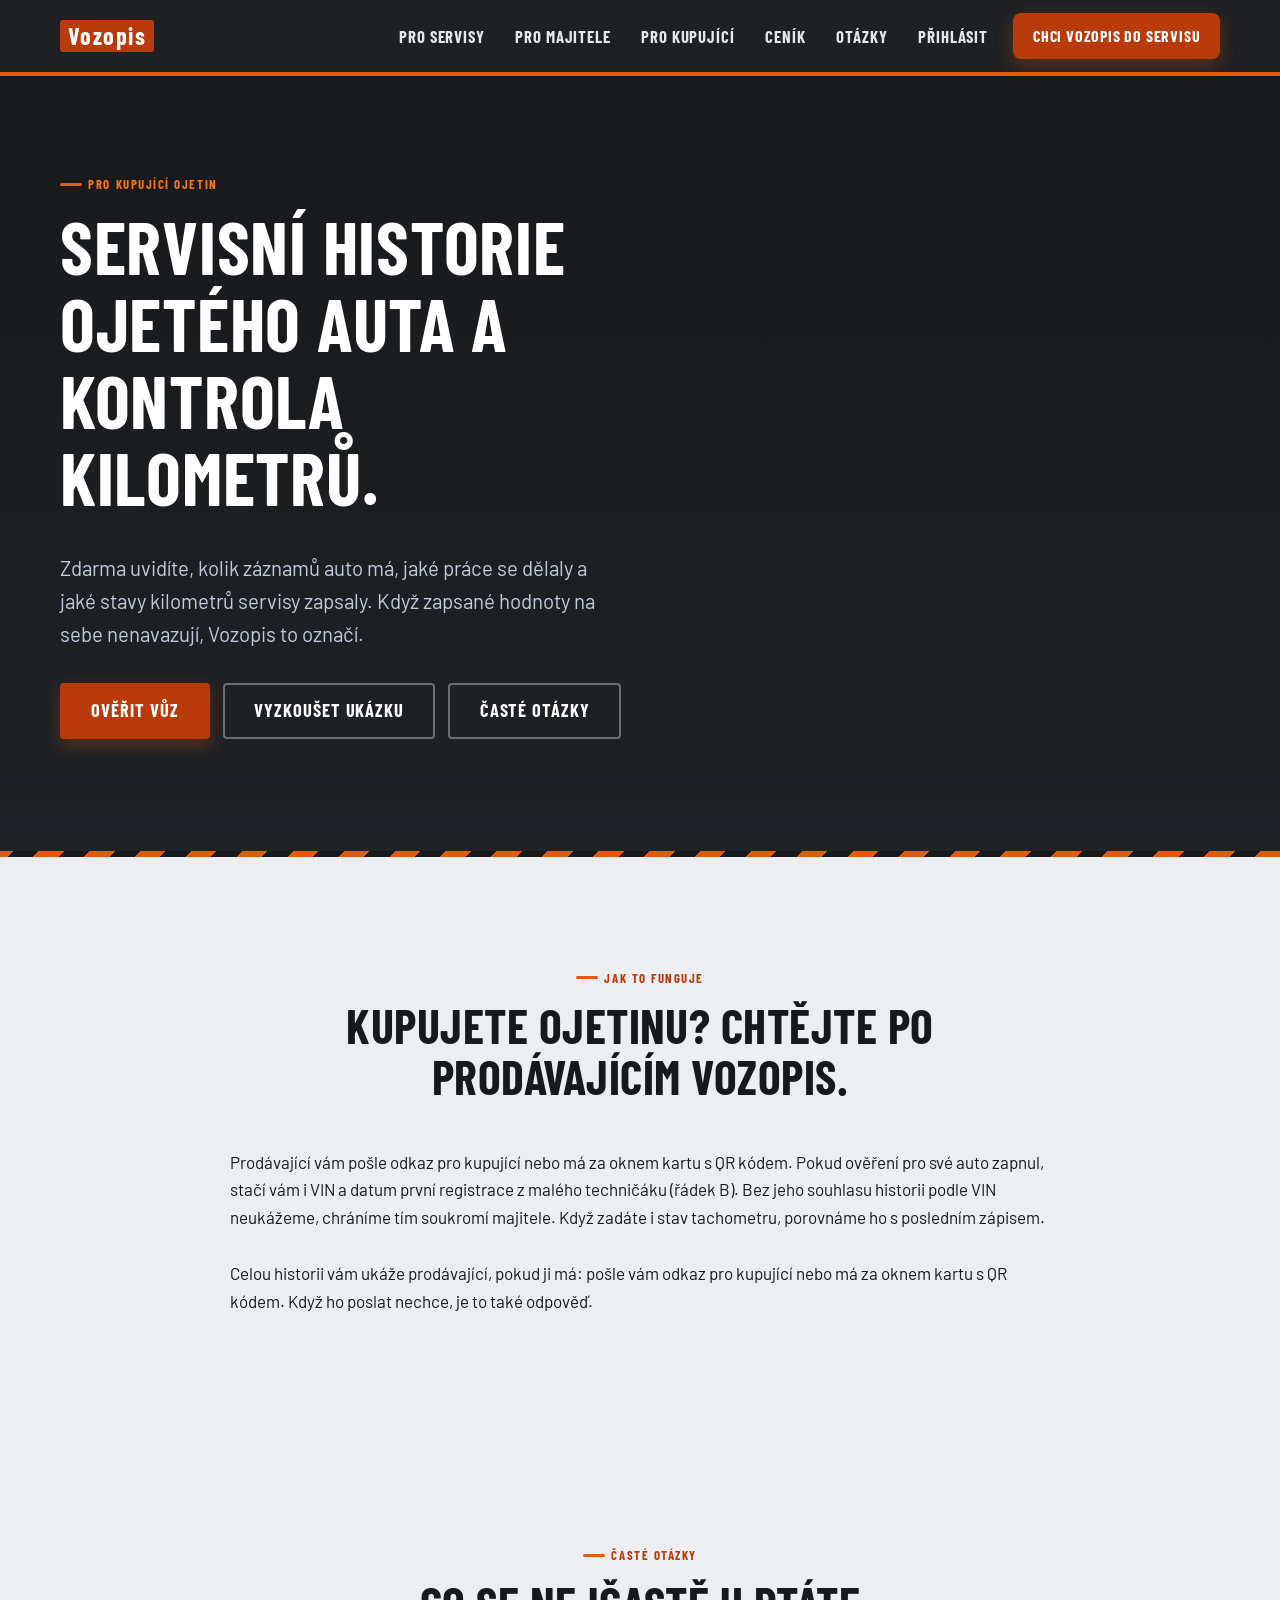
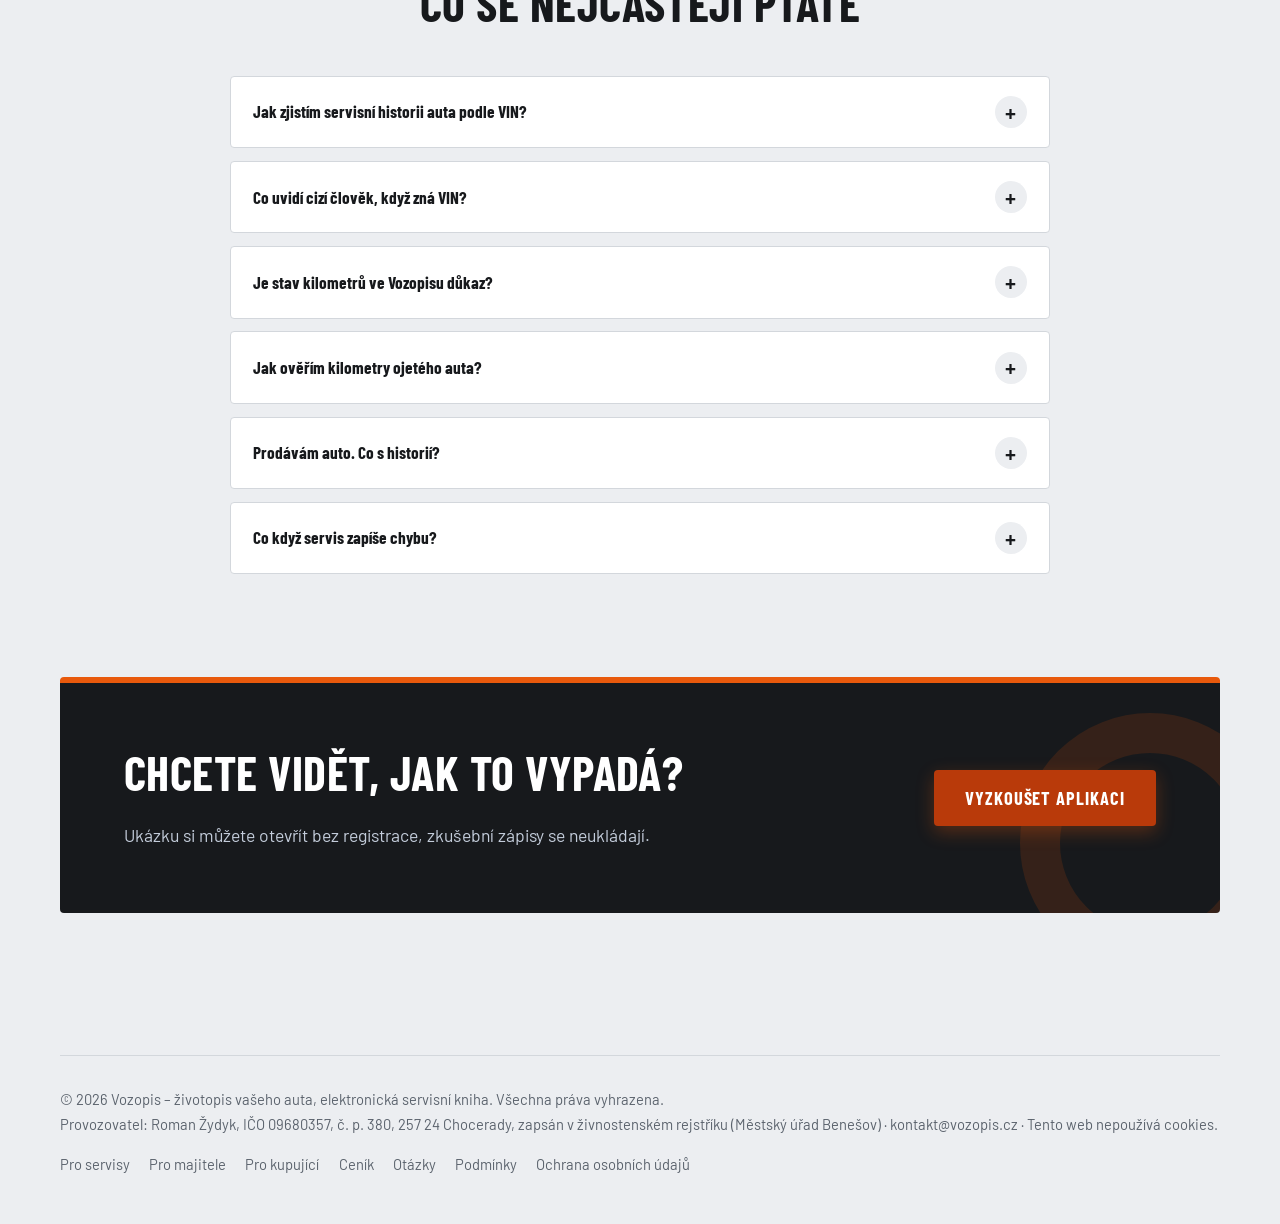
<file: pro-kupujici.html>
<!doctype html>
<html lang="cs">
<head>
  <meta charset="utf-8">
  <meta name="viewport" content="width=device-width, initial-scale=1">
  <meta http-equiv="Content-Security-Policy" content="default-src 'self'; script-src 'self' 'unsafe-inline' https://gc.zgo.at; style-src 'self' 'unsafe-inline'; img-src 'self' data: https://vozopis.goatcounter.com; font-src 'self'; connect-src 'self' https://muj.vozopis.cz https://vozopis.goatcounter.com; form-action 'self' https://muj.vozopis.cz; base-uri 'self'; object-src 'none'; upgrade-insecure-requests">
  <title>Servisní historie a zapsané kilometry ojetého auta – Vozopis</title>
  <meta name="description" content="Požádejte prodávajícího o odkaz na servisní historii. Pokud zapnul veřejné ověření, souhrn otevřete s VIN a datem první registrace.">
  <meta name="theme-color" content="#17191c">
  <meta property="og:type" content="website">
  <meta property="og:locale" content="cs_CZ">
  <meta property="og:title" content="Servisní historie a zapsané kilometry ojetého auta – Vozopis">
  <meta property="og:description" content="Požádejte prodávajícího o odkaz na servisní historii. Pokud zapnul veřejné ověření, souhrn otevřete s VIN a datem první registrace.">
  <meta property="og:url" content="https://vozopis.cz/pro-kupujici.html">
  <meta property="og:image" content="https://vozopis.cz/assets/og.png?v=2">
  <meta property="og:site_name" content="Vozopis">
  <link rel="canonical" href="https://vozopis.cz/pro-kupujici.html">
  <meta name="twitter:card" content="summary_large_image">
  <link rel="icon" href="/assets/favicon.svg" type="image/svg+xml">
  <link rel="apple-touch-icon" href="/apple-touch-icon.png">
  <link rel="preload" href="/assets/fonts/barlow-condensed-latin-700.woff2" as="font" type="font/woff2" crossorigin>
  <link rel="preload" href="/assets/fonts/barlow-latin-400.woff2" as="font" type="font/woff2" crossorigin>
  <link rel="stylesheet" href="/assets/style.css">
  <script type="application/ld+json">{"@context":"https://schema.org","@type":"WebPage","name":"Servisní historie a zapsané kilometry ojetého auta – Vozopis","url":"https://vozopis.cz/pro-kupujici.html","isPartOf":{"@type":"WebSite","name":"Vozopis","url":"https://vozopis.cz/"}}</script>
  <script data-goatcounter="https://vozopis.goatcounter.com/count" async src="https://gc.zgo.at/count.v5.js" crossorigin="anonymous" integrity="sha384-atnOLvQb9t+jTSipvd75X2yginT4PjVbqDdlJAmxMm+wYElFmeR6EmLP5bYeoRVQ"></script>
</head>
<body>

<a class="skip-link" href="#top">Přeskočit na obsah</a>

<svg width="0" height="0" style="position:absolute" aria-hidden="true">
  <defs>
    <symbol id="i-check" viewBox="0 0 24 24" fill="none" stroke="currentColor" stroke-width="2.6" stroke-linecap="round" stroke-linejoin="round"><path d="M5 12.5l4.5 4.5L19 7.5"/></symbol>
    <symbol id="i-wrench" viewBox="0 0 24 24" fill="none" stroke="currentColor" stroke-width="2" stroke-linecap="round" stroke-linejoin="round"><path d="M14.7 6.3a1 1 0 0 0 0 1.4l1.6 1.6a1 1 0 0 0 1.4 0l3.77-3.77a6 6 0 0 1-7.94 7.94l-6.91 6.91a2.12 2.12 0 0 1-3-3l6.91-6.91a6 6 0 0 1 7.94-7.94l-3.76 3.76z"/></symbol>
    <symbol id="i-car" viewBox="0 0 24 24" fill="none" stroke="currentColor" stroke-width="2" stroke-linecap="round" stroke-linejoin="round"><path d="M3 16v-4l2.2-5.2A2 2 0 0 1 7 5.5h10a2 2 0 0 1 1.8 1.3L21 12v4"/><rect x="2.5" y="12" width="19" height="5" rx="1.5"/><circle cx="7" cy="18.5" r="1.8"/><circle cx="17" cy="18.5" r="1.8"/></symbol>
    <symbol id="i-search" viewBox="0 0 24 24" fill="none" stroke="currentColor" stroke-width="2" stroke-linecap="round"><circle cx="10.5" cy="10.5" r="6.5"/><path d="M15.5 15.5L21 21"/></symbol>
    <symbol id="i-book" viewBox="0 0 24 24" fill="none" stroke="currentColor" stroke-width="2" stroke-linecap="round" stroke-linejoin="round"><path d="M5 4.5h11a3 3 0 0 1 3 3v12H8a3 3 0 0 1-3-3z"/><path d="M5 16.5a3 3 0 0 1 3-3h11"/><path d="M9.5 8.5l1.7 1.7 3.3-3.3"/></symbol>
    <symbol id="i-clock" viewBox="0 0 24 24" fill="none" stroke="currentColor" stroke-width="2" stroke-linecap="round"><circle cx="12" cy="12" r="9"/><path d="M12 7v5l3 2"/></symbol>
    <symbol id="i-hand" viewBox="0 0 24 24" fill="none" stroke="currentColor" stroke-width="2" stroke-linecap="round" stroke-linejoin="round"><path d="M8 13V5.5a1.5 1.5 0 0 1 3 0V11"/><path d="M11 10.5V4a1.5 1.5 0 0 1 3 0v6.5"/><path d="M14 10.5V5.5a1.5 1.5 0 0 1 3 0V14a7 7 0 0 1-7 7h-.5a6 6 0 0 1-4.6-2.2L3.5 16a1.6 1.6 0 0 1 2.4-2.1L8 15.5"/></symbol>
    <symbol id="i-bell" viewBox="0 0 24 24" fill="none" stroke="currentColor" stroke-width="2" stroke-linecap="round" stroke-linejoin="round"><path d="M6 16V11a6 6 0 1 1 12 0v5l1.5 2h-15z"/><path d="M10 20.5a2 2 0 0 0 4 0"/></symbol>
    <symbol id="i-qr" viewBox="0 0 24 24" fill="none" stroke="currentColor" stroke-width="2" stroke-linecap="round"><rect x="3.5" y="3.5" width="6.5" height="6.5" rx="1"/><rect x="14" y="3.5" width="6.5" height="6.5" rx="1"/><rect x="3.5" y="14" width="6.5" height="6.5" rx="1"/><path d="M14 14h3v3M20.5 14v.01M14 20.5h.01M17.5 20.5h3v-3"/></symbol>
    <symbol id="i-gauge" viewBox="0 0 24 24" fill="none" stroke="currentColor" stroke-width="2" stroke-linecap="round"><path d="M4.5 17a8.5 8.5 0 1 1 15 0"/><path d="M12 13.5l4-5"/><circle cx="12" cy="14" r="1.2" fill="currentColor"/></symbol>
    <symbol id="i-team" viewBox="0 0 24 24" fill="none" stroke="currentColor" stroke-width="2" stroke-linecap="round"><circle cx="9" cy="8" r="3.5"/><path d="M2.5 20a6.5 6.5 0 0 1 13 0"/><circle cx="17" cy="9" r="2.5"/><path d="M16 14.2A5 5 0 0 1 21.5 19"/></symbol>
    <symbol id="i-id" viewBox="0 0 24 24" fill="none" stroke="currentColor" stroke-width="2" stroke-linecap="round" stroke-linejoin="round"><rect x="3" y="5" width="18" height="14" rx="2"/><circle cx="9" cy="11" r="2"/><path d="M6 16a3 3 0 0 1 6 0M14.5 10h4M14.5 13.5h3"/></symbol>
    <symbol id="i-lock" viewBox="0 0 24 24" fill="none" stroke="currentColor" stroke-width="2" stroke-linecap="round"><rect x="4.5" y="10.5" width="15" height="10" rx="2"/><path d="M8 10.5V7.5a4 4 0 0 1 8 0v3"/><path d="M12 14.5v2"/></symbol>
    <symbol id="i-pen" viewBox="0 0 24 24" fill="none" stroke="currentColor" stroke-width="2" stroke-linecap="round" stroke-linejoin="round"><path d="M4 20h4L19 9l-4-4L4 16z"/><path d="M13.5 6.5l4 4"/></symbol>
    <symbol id="i-shield" viewBox="0 0 24 24" fill="none" stroke="currentColor" stroke-width="2" stroke-linecap="round" stroke-linejoin="round"><path d="M12 3l7.5 3v5.5c0 4.6-3.2 8.3-7.5 9.5-4.3-1.2-7.5-4.9-7.5-9.5V6z"/><path d="M8.8 12l2.2 2.2 4.2-4.2"/></symbol>
    <symbol id="i-coin" viewBox="0 0 24 24" fill="none" stroke="currentColor" stroke-width="2" stroke-linecap="round"><ellipse cx="12" cy="7" rx="7" ry="3"/><path d="M5 7v5c0 1.7 3.1 3 7 3s7-1.3 7-3V7"/><path d="M5 12v5c0 1.7 3.1 3 7 3s7-1.3 7-3v-5"/></symbol>
    <symbol id="i-trend" viewBox="0 0 24 24" fill="none" stroke="currentColor" stroke-width="2" stroke-linecap="round" stroke-linejoin="round"><path d="M3 17l6-6 4 4 8-8"/><path d="M15 7h6v6"/></symbol>
    <symbol id="i-alert" viewBox="0 0 24 24" fill="none" stroke="currentColor" stroke-width="2.2" stroke-linecap="round" stroke-linejoin="round"><path d="M12 3.5L2.5 20h19z"/><path d="M12 10v4.5M12 17.5v.01"/></symbol>
    <symbol id="i-mail" viewBox="0 0 24 24" fill="none" stroke="currentColor" stroke-width="2" stroke-linecap="round" stroke-linejoin="round"><rect x="3" y="5" width="18" height="14" rx="2"/><path d="M3.5 6.5L12 13l8.5-6.5"/></symbol>
    <symbol id="i-arrow" viewBox="0 0 24 24" fill="none" stroke="currentColor" stroke-width="2.4" stroke-linecap="round" stroke-linejoin="round"><path d="M5 12h14M13 6l6 6-6 6"/></symbol>
  </defs>
</svg>

<header class="site-header">
  <div class="wrap">
    <a class="logo" href="/" aria-label="Vozopis – elektronická servisní kniha, na začátek stránky">
      <span class="brand-mark">Vozopis</span><span class="brand-name">Elektronická servisní kniha</span>
    </a>
    <nav class="nav" aria-label="Hlavní menu">
      <div class="nav-links" id="nav-links">
        <a href="/#servisy">Pro servisy</a>
        <a href="/#majitele">Pro majitele</a>
        <a href="/#kupujici">Pro kupující</a>
        <a href="/#cenik">Ceník</a>
        <a href="/#faq">Otázky</a>
        <a href="https://muj.vozopis.cz/prihlaseni/">Přihlásit</a>
      </div>
      <a class="btn btn-primary" href="/#kontakt">Chci Vozopis do servisu</a>
      <button type="button" class="nav-toggle" aria-expanded="false" aria-controls="nav-links">Menu</button>
    </nav>
  </div>
</header>

<main id="top" tabindex="-1">

<section class="hero" aria-labelledby="hero-title">
  <div class="wrap">
    <div>
      <p class="eyebrow">Pro kupující ojetin</p>
      <h1 id="hero-title">Servisní historie ojetého auta a kontrola kilometrů.</h1>
      <p class="lead">Zdarma uvidíte, kolik záznamů auto má, jaké práce se dělaly a jaké stavy kilometrů servisy zapsaly. Když zapsané hodnoty na sebe nenavazují, Vozopis to označí.</p>
      <div class="hero-cta">
        <a class="btn btn-primary" href="https://muj.vozopis.cz/overeni/">Ověřit vůz</a>
        <a class="btn btn-ghost" href="https://demo.vozopis.cz/prihlaseni/">Vyzkoušet ukázku</a>
        <a class="btn btn-ghost" href="/#faq">Časté otázky</a>
      </div>
    </div>
  </div>
</section>

<section aria-labelledby="buy-title">
  <div class="wrap">
    <div class="section-head center">
      <p class="eyebrow">Jak to funguje</p>
      <h2 id="buy-title">Kupujete ojetinu? Chtějte po prodávajícím Vozopis.</h2>
    </div>
    <div class="faq" style="max-width:820px;margin-inline:auto">
      <p>Prodávající vám pošle odkaz pro kupující nebo má za oknem kartu s&nbsp;QR kódem. Pokud ověření pro své auto zapnul, stačí vám i VIN a datum první registrace z&nbsp;malého techničáku (řádek B). Bez jeho souhlasu historii podle VIN neukážeme, chráníme tím soukromí majitele. Když zadáte i stav tachometru, porovnáme ho s&nbsp;posledním zápisem.</p>
      <p>Celou historii vám ukáže prodávající, pokud ji má: pošle vám odkaz pro kupující nebo má za oknem kartu s&nbsp;QR kódem. Když ho poslat nechce, je to také odpověď.</p>

    </div>
  </div>
</section>

<section id="faq" aria-labelledby="faq-title">
  <div class="wrap">
    <div class="section-head center">
      <p class="eyebrow">Časté otázky</p>
      <h2 id="faq-title">Co se nejčastěji ptáte</h2>
    </div>
    <div class="faq">
      <details><summary>Jak zjistím servisní historii auta podle VIN?</summary><p>Historie je uložená u&nbsp;VIN. Majitel ji otevře QR kódem z&nbsp;karty, nebo zadá VIN a přístupový kód. Kupujícímu ji ukáže odkazem pro kupující nebo kartou za oknem. Samotný VIN k&nbsp;ověření nestačí: souhrn se zobrazí jen u&nbsp;aut, kde majitel ověření zapnul, a&nbsp;jen s&nbsp;datem první registrace z&nbsp;techničáku.</p></details>
      <details><summary>Co uvidí cizí člověk, když zná VIN?</summary><p>Nic. Souhrn (počet záznamů, typy prací, průběh kilometrů) ukážeme jen u&nbsp;aut, jejichž majitel ověření sám zapnul (třeba když auto prodává), a jen tomu, kdo zadá i datum první registrace z&nbsp;techničáku. Jména, telefony, SPZ ani ceny neuvidí nikdo cizí. Kupující, kterému majitel pošle odkaz, vidí servisy a kilometry, ceny ne. Majitel může ověření kdykoli zase vypnout.</p></details>
      <details><summary>Je stav kilometrů ve Vozopisu důkaz?</summary><p>Ne. Údaje zapisují servisy a Vozopis je neověřuje. Když hodnoty nenavazují, může jít o&nbsp;chybu při zápisu, výměnu přístroje i zásah do tachometru. Berte to jako důvod se zeptat, ne jako rozsudek.</p></details>
      <details><summary>Jak ověřím kilometry ojetého auta?</summary><p>Vozopis porovnává stavy kilometrů z&nbsp;platných zápisů. Stornované a sporné zápisy do výpočtu nezahrnuje. Když je některý stav nižší než předchozí, nebo skokově nesedí, záznam se označí a&nbsp;je u&nbsp;něj vidět servis, který ho zapsal. Berte to jako důvod se zeptat prodejce. Údaje zapisují servisy a&nbsp;Vozopis je neověřuje, takže to není potvrzení, že je tachometr stočený.</p></details>
      <details><summary>Prodávám auto. Co s&nbsp;historií?</summary><p>Pošlete kupujícímu odkaz pro kupující, nebo si vytiskněte prodejní kartu s&nbsp;QR kódem a textem do inzerátu. Po prodeji nechte v&nbsp;servisu vytvořit nový kód. Vydáním nového kódu při prodeji i ztrátě karty přestanou platit staré odkazy a vypne se ověření podle VIN. Nový majitel si ho může opět zapnout.</p></details>
      <details><summary>Co když servis zapíše chybu?</summary><p>Servis záznam zruší, napíše důvod a zapíše ho znovu správně. Sporný zápis lze po dobu ověřování skrýt.</p></details>
    </div>
  </div>
</section>

<section id="kontakt" style="padding-top:0" aria-labelledby="cta-title">
  <div class="wrap">
    <div class="cta">
      <div>
        <h2 id="cta-title">Chcete vidět, jak to vypadá?</h2>
        <p>Ukázku si můžete otevřít bez registrace, zkušební zápisy se neukládají.</p>
      </div>
      <a class="btn btn-primary" href="https://demo.vozopis.cz/prihlaseni/">Vyzkoušet aplikaci</a>
    </div>
  </div>
</section>

</main>

<footer>
  <div class="wrap">
    <span>© 2026 Vozopis – životopis vašeho auta, elektronická servisní kniha. Všechna práva vyhrazena.<br>Provozovatel: Roman Žydyk, IČO 09680357, č.&nbsp;p. 380, 257&nbsp;24 Chocerady, zapsán v živnostenském rejstříku (Městský úřad Benešov) · <a href="mailto:kontakt@vozopis.cz">kontakt@vozopis.cz</a> · Tento web nepoužívá cookies.</span>
    <nav aria-label="Odkazy v patičce">
      <a href="/#servisy">Pro servisy</a>
      <a href="/#majitele">Pro majitele</a>
      <a href="/#kupujici">Pro kupující</a>
      <a href="/#cenik">Ceník</a>
      <a href="/#faq">Otázky</a>
      <a href="/podminky.html">Podmínky</a>
      <a href="/ochrana-udaju.html">Ochrana osobních údajů</a>
    </nav>
  </div>
</footer>

<script>
  (() => {
    const t = document.querySelector(".nav-toggle"), l = document.getElementById("nav-links");
    const close = () => { l.classList.remove("open"); t.setAttribute("aria-expanded", "false"); };
    t.addEventListener("click", () => t.setAttribute("aria-expanded", l.classList.toggle("open")));
    l.addEventListener("click", e => { if (e.target.closest("a")) close(); });
    document.addEventListener("keydown", e => { if (e.key === "Escape") close(); });
  })();
</script>
</body>
</html>
</file>
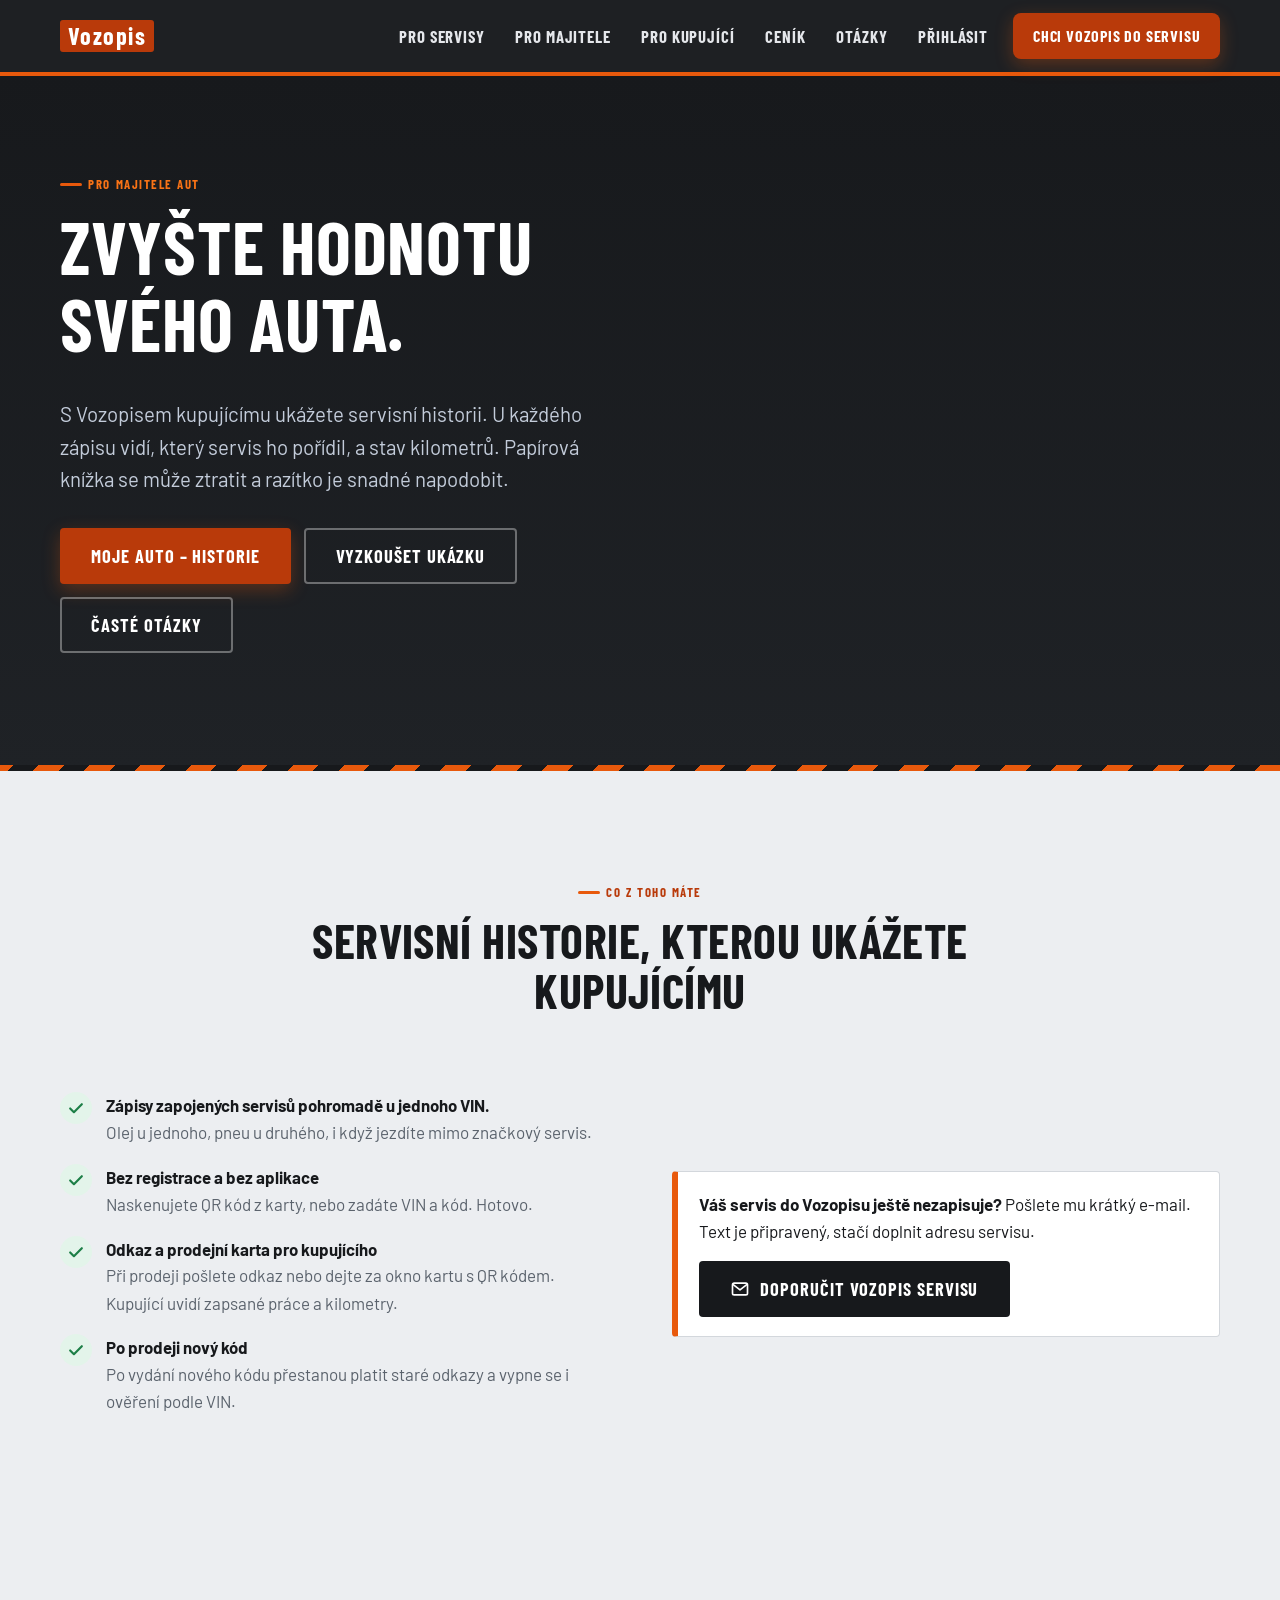
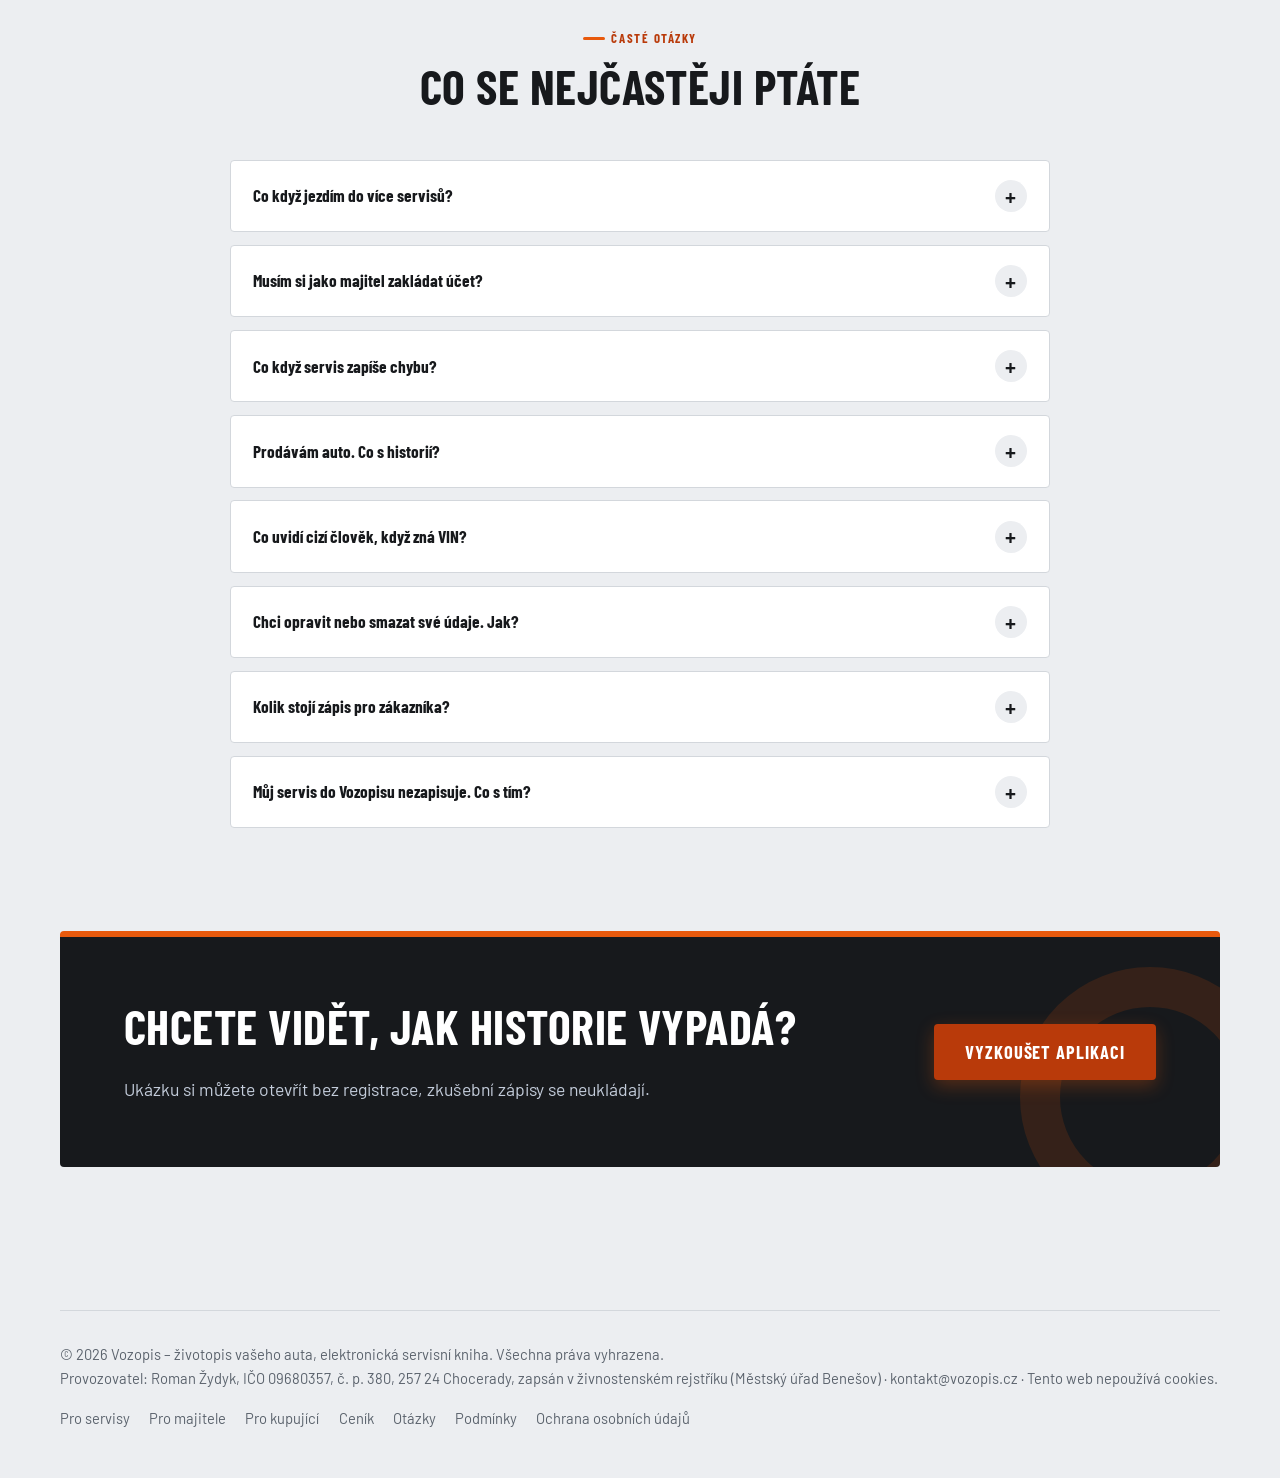
<file: pro-majitele.html>
<!doctype html>
<html lang="cs">
<head>
  <meta charset="utf-8">
  <meta name="viewport" content="width=device-width, initial-scale=1">
  <meta http-equiv="Content-Security-Policy" content="default-src 'self'; script-src 'self' 'unsafe-inline' https://gc.zgo.at; style-src 'self' 'unsafe-inline'; img-src 'self' data: https://vozopis.goatcounter.com; font-src 'self'; connect-src 'self' https://muj.vozopis.cz https://vozopis.goatcounter.com; form-action 'self' https://muj.vozopis.cz; base-uri 'self'; object-src 'none'; upgrade-insecure-requests">
  <title>Servisní historie auta pro majitele – Vozopis</title>
  <meta name="description" content="Otevřete QR kód z karty nebo zadejte VIN a přístupový kód. Bez registrace uvidíte zápisy zapojených servisů a při prodeji je ukážete kupujícímu.">
  <meta name="theme-color" content="#17191c">
  <meta property="og:type" content="website">
  <meta property="og:locale" content="cs_CZ">
  <meta property="og:title" content="Servisní historie auta pro majitele – Vozopis">
  <meta property="og:description" content="Otevřete QR kód z karty nebo zadejte VIN a přístupový kód. Bez registrace uvidíte zápisy zapojených servisů a při prodeji je ukážete kupujícímu.">
  <meta property="og:url" content="https://vozopis.cz/pro-majitele.html">
  <meta property="og:image" content="https://vozopis.cz/assets/og.png?v=2">
  <meta property="og:site_name" content="Vozopis">
  <link rel="canonical" href="https://vozopis.cz/pro-majitele.html">
  <meta name="twitter:card" content="summary_large_image">
  <link rel="icon" href="/assets/favicon.svg" type="image/svg+xml">
  <link rel="apple-touch-icon" href="/apple-touch-icon.png">
  <link rel="preload" href="/assets/fonts/barlow-condensed-latin-700.woff2" as="font" type="font/woff2" crossorigin>
  <link rel="preload" href="/assets/fonts/barlow-latin-400.woff2" as="font" type="font/woff2" crossorigin>
  <link rel="stylesheet" href="/assets/style.css">
  <script type="application/ld+json">{"@context":"https://schema.org","@type":"WebPage","name":"Servisní historie auta pro majitele – Vozopis","url":"https://vozopis.cz/pro-majitele.html","isPartOf":{"@type":"WebSite","name":"Vozopis","url":"https://vozopis.cz/"}}</script>
  <script data-goatcounter="https://vozopis.goatcounter.com/count" async src="https://gc.zgo.at/count.v5.js" crossorigin="anonymous" integrity="sha384-atnOLvQb9t+jTSipvd75X2yginT4PjVbqDdlJAmxMm+wYElFmeR6EmLP5bYeoRVQ"></script>
</head>
<body>

<a class="skip-link" href="#top">Přeskočit na obsah</a>

<svg width="0" height="0" style="position:absolute" aria-hidden="true">
  <defs>
    <symbol id="i-check" viewBox="0 0 24 24" fill="none" stroke="currentColor" stroke-width="2.6" stroke-linecap="round" stroke-linejoin="round"><path d="M5 12.5l4.5 4.5L19 7.5"/></symbol>
    <symbol id="i-wrench" viewBox="0 0 24 24" fill="none" stroke="currentColor" stroke-width="2" stroke-linecap="round" stroke-linejoin="round"><path d="M14.7 6.3a1 1 0 0 0 0 1.4l1.6 1.6a1 1 0 0 0 1.4 0l3.77-3.77a6 6 0 0 1-7.94 7.94l-6.91 6.91a2.12 2.12 0 0 1-3-3l6.91-6.91a6 6 0 0 1 7.94-7.94l-3.76 3.76z"/></symbol>
    <symbol id="i-car" viewBox="0 0 24 24" fill="none" stroke="currentColor" stroke-width="2" stroke-linecap="round" stroke-linejoin="round"><path d="M3 16v-4l2.2-5.2A2 2 0 0 1 7 5.5h10a2 2 0 0 1 1.8 1.3L21 12v4"/><rect x="2.5" y="12" width="19" height="5" rx="1.5"/><circle cx="7" cy="18.5" r="1.8"/><circle cx="17" cy="18.5" r="1.8"/></symbol>
    <symbol id="i-search" viewBox="0 0 24 24" fill="none" stroke="currentColor" stroke-width="2" stroke-linecap="round"><circle cx="10.5" cy="10.5" r="6.5"/><path d="M15.5 15.5L21 21"/></symbol>
    <symbol id="i-book" viewBox="0 0 24 24" fill="none" stroke="currentColor" stroke-width="2" stroke-linecap="round" stroke-linejoin="round"><path d="M5 4.5h11a3 3 0 0 1 3 3v12H8a3 3 0 0 1-3-3z"/><path d="M5 16.5a3 3 0 0 1 3-3h11"/><path d="M9.5 8.5l1.7 1.7 3.3-3.3"/></symbol>
    <symbol id="i-clock" viewBox="0 0 24 24" fill="none" stroke="currentColor" stroke-width="2" stroke-linecap="round"><circle cx="12" cy="12" r="9"/><path d="M12 7v5l3 2"/></symbol>
    <symbol id="i-hand" viewBox="0 0 24 24" fill="none" stroke="currentColor" stroke-width="2" stroke-linecap="round" stroke-linejoin="round"><path d="M8 13V5.5a1.5 1.5 0 0 1 3 0V11"/><path d="M11 10.5V4a1.5 1.5 0 0 1 3 0v6.5"/><path d="M14 10.5V5.5a1.5 1.5 0 0 1 3 0V14a7 7 0 0 1-7 7h-.5a6 6 0 0 1-4.6-2.2L3.5 16a1.6 1.6 0 0 1 2.4-2.1L8 15.5"/></symbol>
    <symbol id="i-bell" viewBox="0 0 24 24" fill="none" stroke="currentColor" stroke-width="2" stroke-linecap="round" stroke-linejoin="round"><path d="M6 16V11a6 6 0 1 1 12 0v5l1.5 2h-15z"/><path d="M10 20.5a2 2 0 0 0 4 0"/></symbol>
    <symbol id="i-qr" viewBox="0 0 24 24" fill="none" stroke="currentColor" stroke-width="2" stroke-linecap="round"><rect x="3.5" y="3.5" width="6.5" height="6.5" rx="1"/><rect x="14" y="3.5" width="6.5" height="6.5" rx="1"/><rect x="3.5" y="14" width="6.5" height="6.5" rx="1"/><path d="M14 14h3v3M20.5 14v.01M14 20.5h.01M17.5 20.5h3v-3"/></symbol>
    <symbol id="i-gauge" viewBox="0 0 24 24" fill="none" stroke="currentColor" stroke-width="2" stroke-linecap="round"><path d="M4.5 17a8.5 8.5 0 1 1 15 0"/><path d="M12 13.5l4-5"/><circle cx="12" cy="14" r="1.2" fill="currentColor"/></symbol>
    <symbol id="i-team" viewBox="0 0 24 24" fill="none" stroke="currentColor" stroke-width="2" stroke-linecap="round"><circle cx="9" cy="8" r="3.5"/><path d="M2.5 20a6.5 6.5 0 0 1 13 0"/><circle cx="17" cy="9" r="2.5"/><path d="M16 14.2A5 5 0 0 1 21.5 19"/></symbol>
    <symbol id="i-id" viewBox="0 0 24 24" fill="none" stroke="currentColor" stroke-width="2" stroke-linecap="round" stroke-linejoin="round"><rect x="3" y="5" width="18" height="14" rx="2"/><circle cx="9" cy="11" r="2"/><path d="M6 16a3 3 0 0 1 6 0M14.5 10h4M14.5 13.5h3"/></symbol>
    <symbol id="i-lock" viewBox="0 0 24 24" fill="none" stroke="currentColor" stroke-width="2" stroke-linecap="round"><rect x="4.5" y="10.5" width="15" height="10" rx="2"/><path d="M8 10.5V7.5a4 4 0 0 1 8 0v3"/><path d="M12 14.5v2"/></symbol>
    <symbol id="i-pen" viewBox="0 0 24 24" fill="none" stroke="currentColor" stroke-width="2" stroke-linecap="round" stroke-linejoin="round"><path d="M4 20h4L19 9l-4-4L4 16z"/><path d="M13.5 6.5l4 4"/></symbol>
    <symbol id="i-shield" viewBox="0 0 24 24" fill="none" stroke="currentColor" stroke-width="2" stroke-linecap="round" stroke-linejoin="round"><path d="M12 3l7.5 3v5.5c0 4.6-3.2 8.3-7.5 9.5-4.3-1.2-7.5-4.9-7.5-9.5V6z"/><path d="M8.8 12l2.2 2.2 4.2-4.2"/></symbol>
    <symbol id="i-coin" viewBox="0 0 24 24" fill="none" stroke="currentColor" stroke-width="2" stroke-linecap="round"><ellipse cx="12" cy="7" rx="7" ry="3"/><path d="M5 7v5c0 1.7 3.1 3 7 3s7-1.3 7-3V7"/><path d="M5 12v5c0 1.7 3.1 3 7 3s7-1.3 7-3v-5"/></symbol>
    <symbol id="i-trend" viewBox="0 0 24 24" fill="none" stroke="currentColor" stroke-width="2" stroke-linecap="round" stroke-linejoin="round"><path d="M3 17l6-6 4 4 8-8"/><path d="M15 7h6v6"/></symbol>
    <symbol id="i-alert" viewBox="0 0 24 24" fill="none" stroke="currentColor" stroke-width="2.2" stroke-linecap="round" stroke-linejoin="round"><path d="M12 3.5L2.5 20h19z"/><path d="M12 10v4.5M12 17.5v.01"/></symbol>
    <symbol id="i-mail" viewBox="0 0 24 24" fill="none" stroke="currentColor" stroke-width="2" stroke-linecap="round" stroke-linejoin="round"><rect x="3" y="5" width="18" height="14" rx="2"/><path d="M3.5 6.5L12 13l8.5-6.5"/></symbol>
    <symbol id="i-arrow" viewBox="0 0 24 24" fill="none" stroke="currentColor" stroke-width="2.4" stroke-linecap="round" stroke-linejoin="round"><path d="M5 12h14M13 6l6 6-6 6"/></symbol>
  </defs>
</svg>

<header class="site-header">
  <div class="wrap">
    <a class="logo" href="/" aria-label="Vozopis – elektronická servisní kniha, na začátek stránky">
      <span class="brand-mark">Vozopis</span><span class="brand-name">Elektronická servisní kniha</span>
    </a>
    <nav class="nav" aria-label="Hlavní menu">
      <div class="nav-links" id="nav-links">
        <a href="/#servisy">Pro servisy</a>
        <a href="/#majitele">Pro majitele</a>
        <a href="/#kupujici">Pro kupující</a>
        <a href="/#cenik">Ceník</a>
        <a href="/#faq">Otázky</a>
        <a href="https://muj.vozopis.cz/prihlaseni/">Přihlásit</a>
      </div>
      <a class="btn btn-primary" href="/#kontakt">Chci Vozopis do servisu</a>
      <button type="button" class="nav-toggle" aria-expanded="false" aria-controls="nav-links">Menu</button>
    </nav>
  </div>
</header>

<main id="top" tabindex="-1">

<section class="hero" aria-labelledby="hero-title">
  <div class="wrap">
    <div>
      <p class="eyebrow">Pro majitele aut</p>
      <h1 id="hero-title">Zvyšte hodnotu svého auta.</h1>
      <p class="lead">S&nbsp;Vozopisem kupujícímu ukážete servisní historii. U&nbsp;každého zápisu vidí, který servis ho pořídil, a stav kilometrů. Papírová knížka se může ztratit a razítko je snadné napodobit.</p>
      <div class="hero-cta">
        <a class="btn btn-primary" href="https://muj.vozopis.cz/historie/">Moje auto – historie</a>
        <a class="btn btn-ghost" href="https://demo.vozopis.cz/prihlaseni/">Vyzkoušet ukázku</a>
        <a class="btn btn-ghost" href="/#faq">Časté otázky</a>
      </div>
    </div>
  </div>
</section>

<section aria-labelledby="own-title">
  <div class="wrap">
    <div class="section-head center">
      <p class="eyebrow">Co z toho máte</p>
      <h2 id="own-title">Servisní historie, kterou ukážete kupujícímu</h2>
    </div>
    <div class="split">
      <div>
        <ul class="ticks" role="list">
        <li><svg aria-hidden="true"><use href="#i-check"/></svg><div><b>Zápisy zapojených servisů pohromadě u&nbsp;jednoho VIN.</b><span>Olej u&nbsp;jednoho, pneu u&nbsp;druhého, i&nbsp;když jezdíte mimo značkový servis.</span></div></li>
        <li><svg aria-hidden="true"><use href="#i-check"/></svg><div><b>Bez registrace a bez aplikace</b><span>Naskenujete QR kód z&nbsp;karty, nebo zadáte VIN a kód. Hotovo.</span></div></li>
        <li><svg aria-hidden="true"><use href="#i-check"/></svg><div><b>Odkaz a prodejní karta pro kupujícího</b><span>Při prodeji pošlete odkaz nebo dejte za okno kartu s&nbsp;QR kódem. Kupující uvidí zapsané práce a kilometry.</span></div></li>
        <li><svg aria-hidden="true"><use href="#i-check"/></svg><div><b>Po prodeji nový kód</b><span>Po vydání nového kódu přestanou platit staré odkazy a vypne se i ověření podle VIN.</span></div></li>
      </ul>
      </div>
      <div>
        <div class="recommend">
        <p><b>Váš servis do Vozopisu ještě nezapisuje?</b> Pošlete mu krátký e-mail. Text je připravený, stačí doplnit adresu servisu.</p>
        <a class="btn btn-dark" href="mailto:?subject=Zapisujete%20do%20Vozopisu%3F&amp;body=Dobr%C3%BD%20den%2C%0A%0Acht%C4%9Bl%28a%29%20bych%20m%C3%ADt%20servisn%C3%AD%20historii%20sv%C3%A9ho%20auta%20v%20elektronick%C3%A9%20servisn%C3%AD%20knize%20Vozopis.%20Servis%20zap%C3%AD%C5%A1e%20opravu%20k%20VIN%20a%20j%C3%A1%20dostanu%20kartu%20s%20QR%20k%C3%B3dem.%20Hod%C3%AD%20se%20mi%20to%20i%20p%C5%99i%20prodeji%20auta.%0A%0APro%20servis%20je%20Vozopis%20prvn%C3%AD%20m%C4%9Bs%C3%ADc%20zdarma%3A%20https%3A%2F%2Fvozopis.cz%2F%23servisy%0A%0AD%C4%9Bkuji"><svg aria-hidden="true"><use href="#i-mail"/></svg>Doporučit Vozopis servisu</a>
      </div>
      </div>
    </div>
  </div>
</section>

<section id="faq" aria-labelledby="faq-title">
  <div class="wrap">
    <div class="section-head center">
      <p class="eyebrow">Časté otázky</p>
      <h2 id="faq-title">Co se nejčastěji ptáte</h2>
    </div>
    <div class="faq">
      <details><summary>Co když jezdím do více servisů?</summary><p>Nevadí. Zápisy zapojených servisů se sejdou v&nbsp;historii stejného VIN. Opravy, které servis nezapsal, ve výpisu neuvidíte.</p></details>
      <details><summary>Musím si jako majitel zakládat účet?</summary><p>Ne. Historii otevřete QR kódem z&nbsp;karty, nebo zadáte VIN a přístupový kód. Žádné heslo, žádná aplikace.</p></details>
      <details><summary>Co když servis zapíše chybu?</summary><p>Servis záznam zruší, napíše důvod a zapíše ho znovu správně. Sporný zápis lze po dobu ověřování skrýt.</p></details>
      <details><summary>Prodávám auto. Co s&nbsp;historií?</summary><p>Pošlete kupujícímu odkaz pro kupující, nebo si vytiskněte prodejní kartu s&nbsp;QR kódem a textem do inzerátu. Po prodeji nechte v&nbsp;servisu vytvořit nový kód. Vydáním nového kódu při prodeji i ztrátě karty přestanou platit staré odkazy a vypne se ověření podle VIN. Nový majitel si ho může opět zapnout.</p></details>
      <details><summary>Co uvidí cizí člověk, když zná VIN?</summary><p>Nic. Souhrn (počet záznamů, typy prací, průběh kilometrů) ukážeme jen u&nbsp;aut, jejichž majitel ověření sám zapnul (třeba když auto prodává), a jen tomu, kdo zadá i datum první registrace z&nbsp;techničáku. Jména, telefony, SPZ ani ceny neuvidí nikdo cizí. Kupující, kterému majitel pošle odkaz, vidí servisy a kilometry, ceny ne. Majitel může ověření kdykoli zase vypnout.</p></details>
      <details><summary>Chci opravit nebo smazat své údaje. Jak?</summary><p>Napište servisu, který záznam zapsal, nebo nám. Chybný záznam servis zruší a zapíše správně. Jméno, telefon a přílohy smaže na požádání. Žádost o&nbsp;výmaz osobních údajů v&nbsp;technickém zápisu posoudíme jednotlivě.</p></details>
      <details><summary>Kolik stojí zápis pro zákazníka?</summary><p>Případnou cenu zápisu si se servisem domluvíte předem. Určuje ji servis, může být samostatně nebo součástí ceny servisu.</p></details>
      <details><summary>Můj servis do Vozopisu nezapisuje. Co s&nbsp;tím?</summary><p>Řekněte mu o&nbsp;Vozopisu, nebo mu <a href="mailto:?subject=Zapisujete%20do%20Vozopisu%3F&amp;body=Dobr%C3%BD%20den%2C%0A%0Acht%C4%9Bl%28a%29%20bych%20m%C3%ADt%20servisn%C3%AD%20historii%20sv%C3%A9ho%20auta%20v%20elektronick%C3%A9%20servisn%C3%AD%20knize%20Vozopis.%20Servis%20zap%C3%AD%C5%A1e%20opravu%20k%20VIN%20a%20j%C3%A1%20dostanu%20kartu%20s%20QR%20k%C3%B3dem.%20Hod%C3%AD%20se%20mi%20to%20i%20p%C5%99i%20prodeji%20auta.%0A%0APro%20servis%20je%20Vozopis%20prvn%C3%AD%20m%C4%9Bs%C3%ADc%20zdarma%3A%20https%3A%2F%2Fvozopis.cz%2F%23servisy%0A%0AD%C4%9Bkuji">pošlete připravený e-mail</a>. Servisy nejvíc přesvědčí, když se ptají sami zákazníci. Pro servis je Vozopis první měsíc zdarma.</p></details>
    </div>
  </div>
</section>

<section id="kontakt" style="padding-top:0" aria-labelledby="cta-title">
  <div class="wrap">
    <div class="cta">
      <div>
        <h2 id="cta-title">Chcete vidět, jak historie vypadá?</h2>
        <p>Ukázku si můžete otevřít bez registrace, zkušební zápisy se neukládají.</p>
      </div>
      <a class="btn btn-primary" href="https://demo.vozopis.cz/prihlaseni/">Vyzkoušet aplikaci</a>
    </div>
  </div>
</section>

</main>

<footer>
  <div class="wrap">
    <span>© 2026 Vozopis – životopis vašeho auta, elektronická servisní kniha. Všechna práva vyhrazena.<br>Provozovatel: Roman Žydyk, IČO 09680357, č.&nbsp;p. 380, 257&nbsp;24 Chocerady, zapsán v živnostenském rejstříku (Městský úřad Benešov) · <a href="mailto:kontakt@vozopis.cz">kontakt@vozopis.cz</a> · Tento web nepoužívá cookies.</span>
    <nav aria-label="Odkazy v patičce">
      <a href="/#servisy">Pro servisy</a>
      <a href="/#majitele">Pro majitele</a>
      <a href="/#kupujici">Pro kupující</a>
      <a href="/#cenik">Ceník</a>
      <a href="/#faq">Otázky</a>
      <a href="/podminky.html">Podmínky</a>
      <a href="/ochrana-udaju.html">Ochrana osobních údajů</a>
    </nav>
  </div>
</footer>

<script>
  (() => {
    const t = document.querySelector(".nav-toggle"), l = document.getElementById("nav-links");
    const close = () => { l.classList.remove("open"); t.setAttribute("aria-expanded", "false"); };
    t.addEventListener("click", () => t.setAttribute("aria-expanded", l.classList.toggle("open")));
    l.addEventListener("click", e => { if (e.target.closest("a")) close(); });
    document.addEventListener("keydown", e => { if (e.key === "Escape") close(); });
  })();
</script>
</body>
</html>
</file>
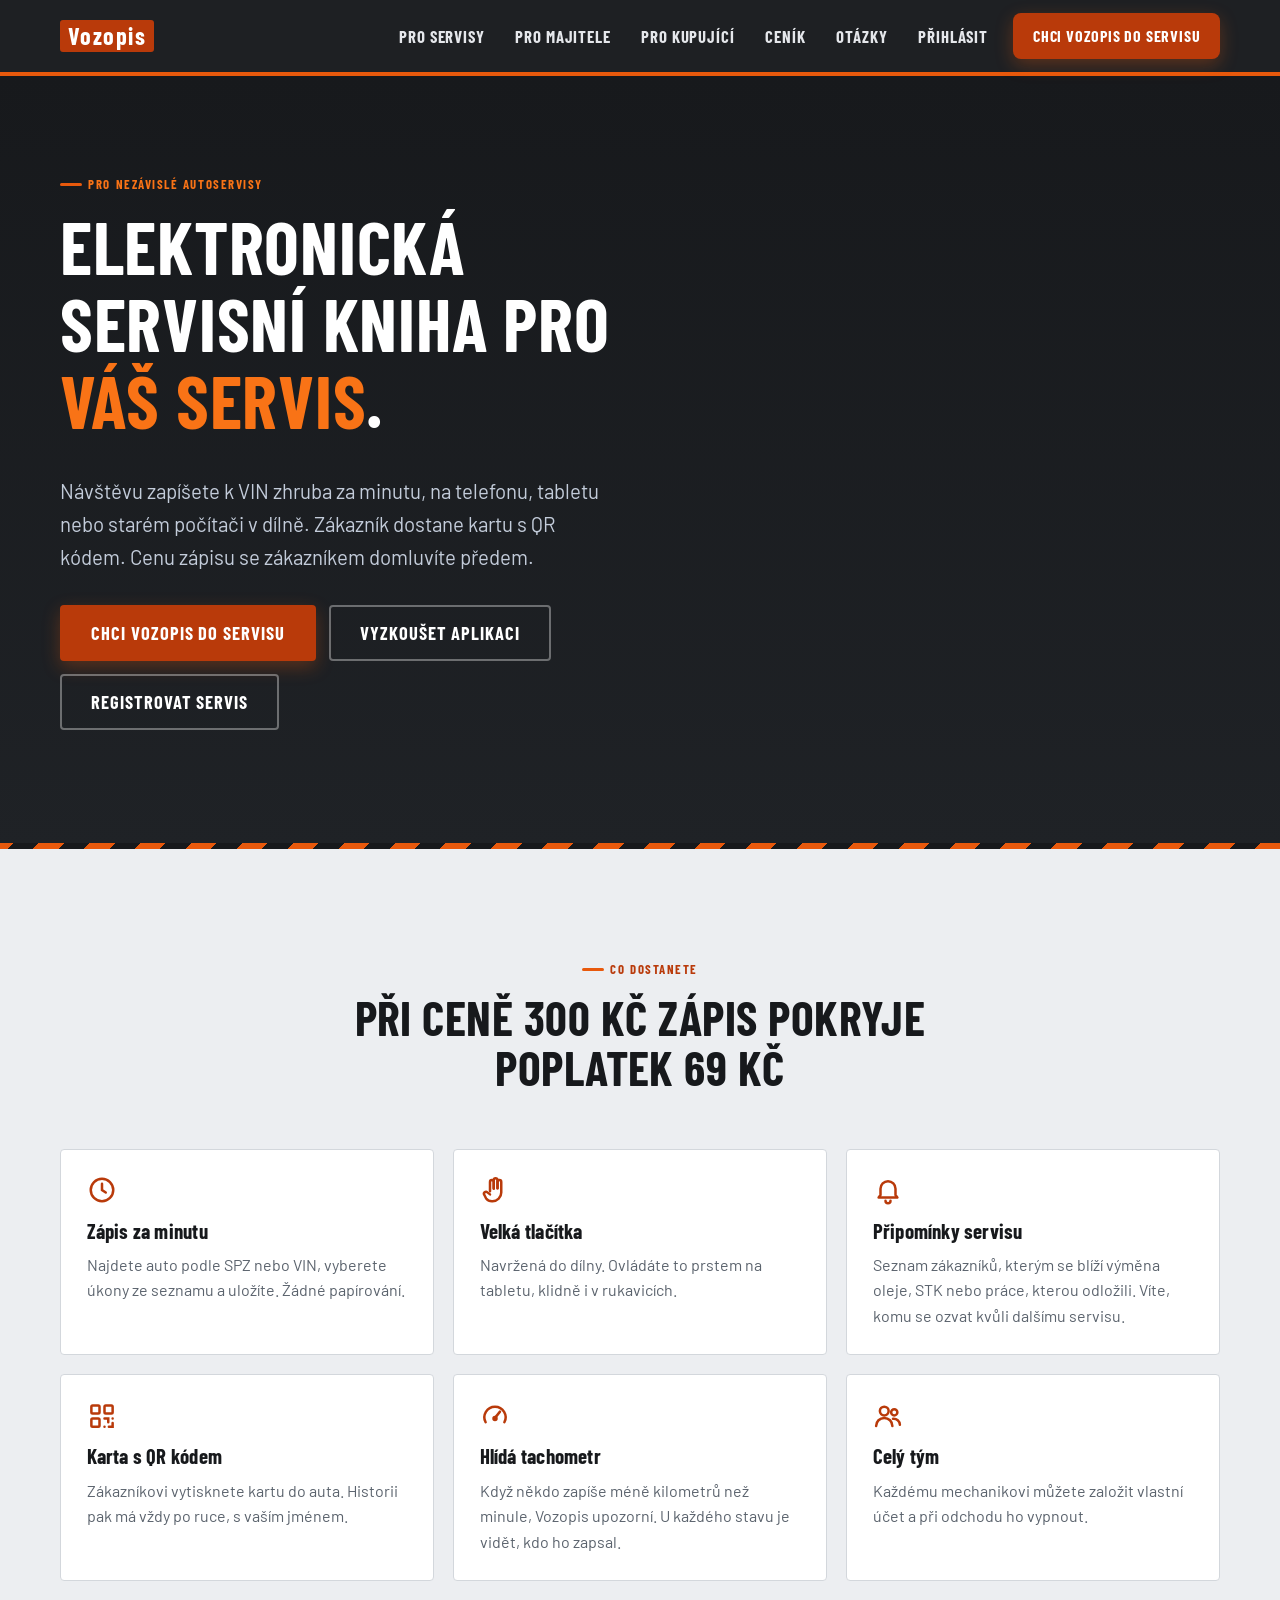
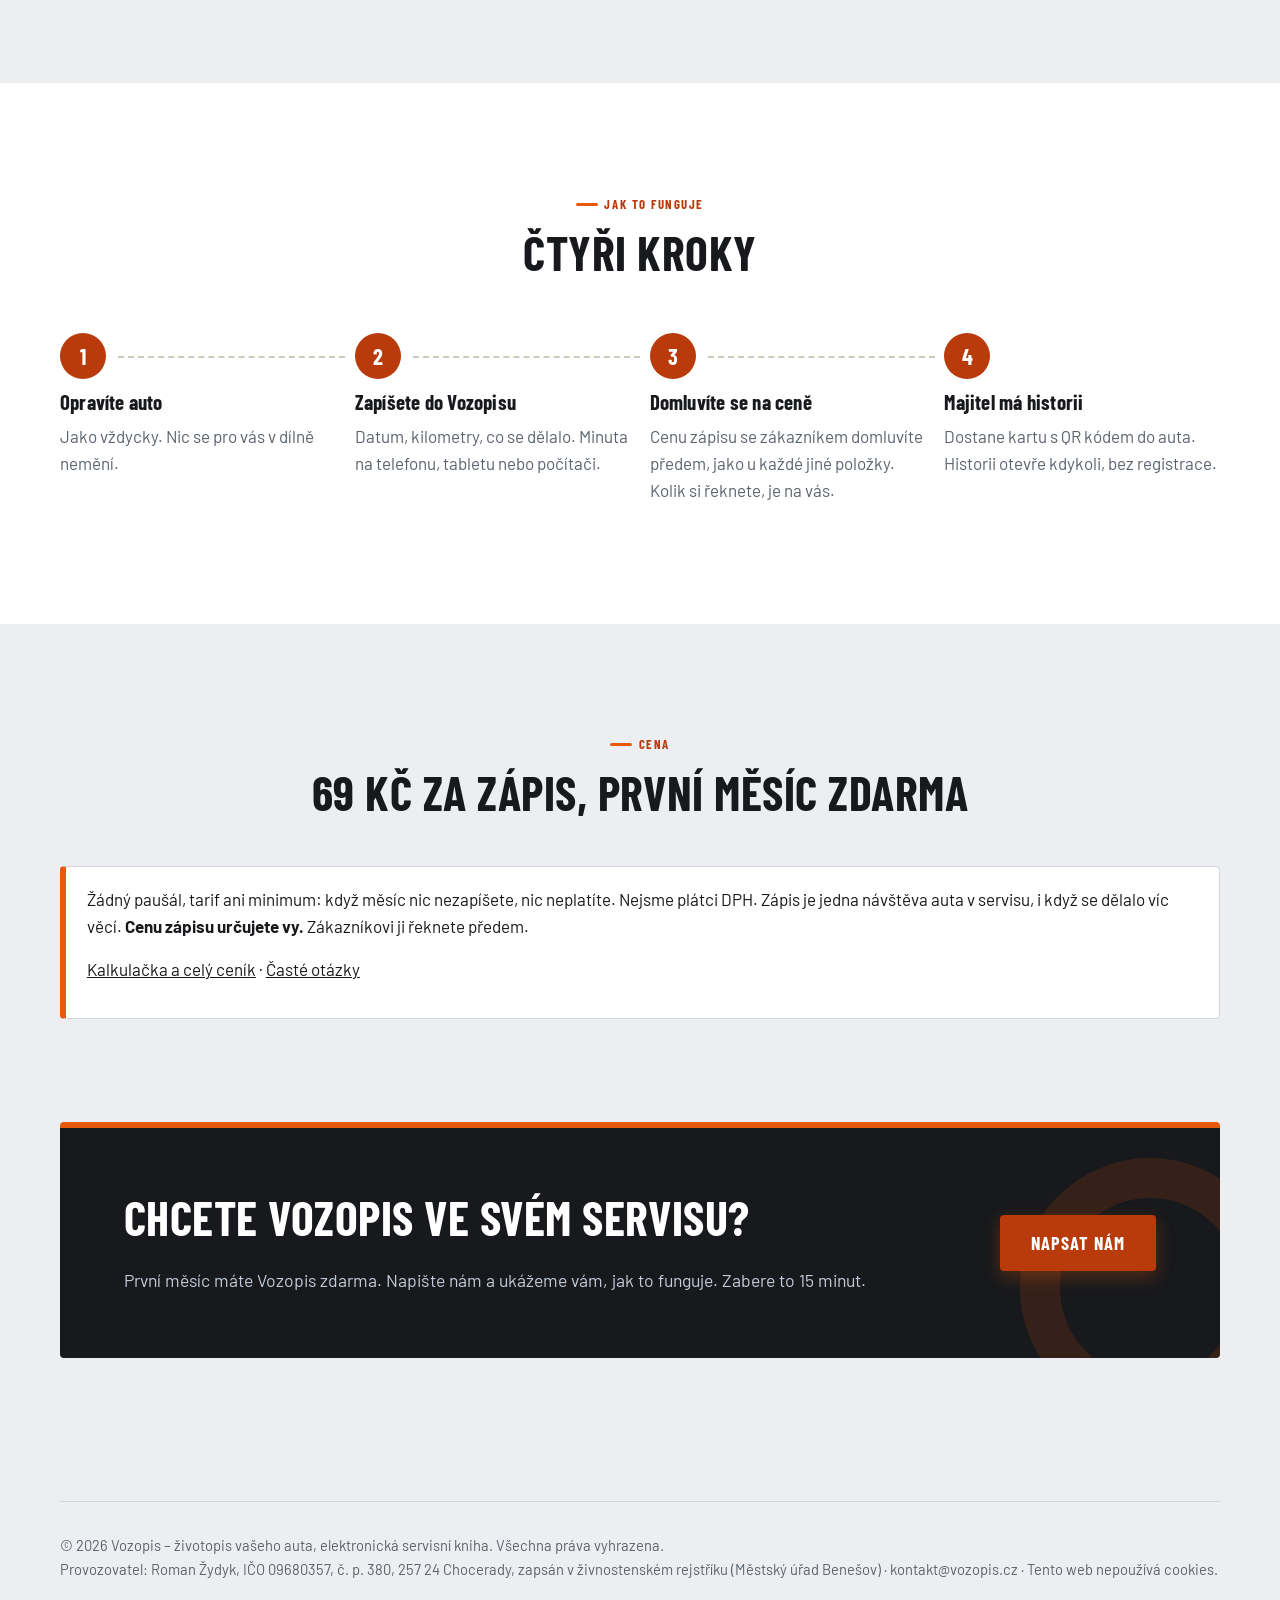
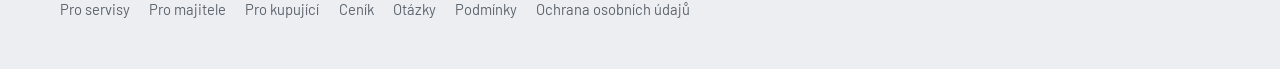
<file: pro-servisy.html>
<!doctype html>
<html lang="cs">
<head>
  <meta charset="utf-8">
  <meta name="viewport" content="width=device-width, initial-scale=1">
  <meta http-equiv="Content-Security-Policy" content="default-src 'self'; script-src 'self' 'unsafe-inline' https://gc.zgo.at; style-src 'self' 'unsafe-inline'; img-src 'self' data: https://vozopis.goatcounter.com; font-src 'self'; connect-src 'self' https://muj.vozopis.cz https://vozopis.goatcounter.com; form-action 'self' https://muj.vozopis.cz; base-uri 'self'; object-src 'none'; upgrade-insecure-requests">
  <title>Servisní kniha online pro autoservisy – zápis k VIN | Vozopis</title>
  <meta name="description" content="Vozopis je elektronická servisní kniha pro nezávislé autoservisy. Zápis servisu k VIN zhruba za minutu, bez instalace. 69 Kč za zápis, první měsíc zdarma, bez paušálu.">
  <meta name="theme-color" content="#17191c">
  <meta property="og:type" content="website">
  <meta property="og:locale" content="cs_CZ">
  <meta property="og:title" content="Servisní kniha online pro autoservisy – zápis k VIN | Vozopis">
  <meta property="og:description" content="Vozopis je elektronická servisní kniha pro nezávislé autoservisy. Zápis servisu k VIN zhruba za minutu, bez instalace. 69 Kč za zápis, první měsíc zdarma, bez paušálu.">
  <meta property="og:url" content="https://vozopis.cz/pro-servisy.html">
  <meta property="og:image" content="https://vozopis.cz/assets/og.png?v=2">
  <meta property="og:site_name" content="Vozopis">
  <link rel="canonical" href="https://vozopis.cz/pro-servisy.html">
  <meta name="twitter:card" content="summary_large_image">
  <link rel="icon" href="/assets/favicon.svg" type="image/svg+xml">
  <link rel="apple-touch-icon" href="/apple-touch-icon.png">
  <link rel="preload" href="/assets/fonts/barlow-condensed-latin-700.woff2" as="font" type="font/woff2" crossorigin>
  <link rel="preload" href="/assets/fonts/barlow-latin-400.woff2" as="font" type="font/woff2" crossorigin>
  <link rel="stylesheet" href="/assets/style.css">
  <script type="application/ld+json">{"@context":"https://schema.org","@type":"WebPage","name":"Servisní kniha online pro autoservisy – zápis k VIN | Vozopis","url":"https://vozopis.cz/pro-servisy.html","isPartOf":{"@type":"WebSite","name":"Vozopis","url":"https://vozopis.cz/"}}</script>
  <script data-goatcounter="https://vozopis.goatcounter.com/count" async src="https://gc.zgo.at/count.v5.js" crossorigin="anonymous" integrity="sha384-atnOLvQb9t+jTSipvd75X2yginT4PjVbqDdlJAmxMm+wYElFmeR6EmLP5bYeoRVQ"></script>
</head>
<body>

<a class="skip-link" href="#top">Přeskočit na obsah</a>

<svg width="0" height="0" style="position:absolute" aria-hidden="true">
  <defs>
    <symbol id="i-check" viewBox="0 0 24 24" fill="none" stroke="currentColor" stroke-width="2.6" stroke-linecap="round" stroke-linejoin="round"><path d="M5 12.5l4.5 4.5L19 7.5"/></symbol>
    <symbol id="i-wrench" viewBox="0 0 24 24" fill="none" stroke="currentColor" stroke-width="2" stroke-linecap="round" stroke-linejoin="round"><path d="M14.7 6.3a1 1 0 0 0 0 1.4l1.6 1.6a1 1 0 0 0 1.4 0l3.77-3.77a6 6 0 0 1-7.94 7.94l-6.91 6.91a2.12 2.12 0 0 1-3-3l6.91-6.91a6 6 0 0 1 7.94-7.94l-3.76 3.76z"/></symbol>
    <symbol id="i-car" viewBox="0 0 24 24" fill="none" stroke="currentColor" stroke-width="2" stroke-linecap="round" stroke-linejoin="round"><path d="M3 16v-4l2.2-5.2A2 2 0 0 1 7 5.5h10a2 2 0 0 1 1.8 1.3L21 12v4"/><rect x="2.5" y="12" width="19" height="5" rx="1.5"/><circle cx="7" cy="18.5" r="1.8"/><circle cx="17" cy="18.5" r="1.8"/></symbol>
    <symbol id="i-search" viewBox="0 0 24 24" fill="none" stroke="currentColor" stroke-width="2" stroke-linecap="round"><circle cx="10.5" cy="10.5" r="6.5"/><path d="M15.5 15.5L21 21"/></symbol>
    <symbol id="i-book" viewBox="0 0 24 24" fill="none" stroke="currentColor" stroke-width="2" stroke-linecap="round" stroke-linejoin="round"><path d="M5 4.5h11a3 3 0 0 1 3 3v12H8a3 3 0 0 1-3-3z"/><path d="M5 16.5a3 3 0 0 1 3-3h11"/><path d="M9.5 8.5l1.7 1.7 3.3-3.3"/></symbol>
    <symbol id="i-clock" viewBox="0 0 24 24" fill="none" stroke="currentColor" stroke-width="2" stroke-linecap="round"><circle cx="12" cy="12" r="9"/><path d="M12 7v5l3 2"/></symbol>
    <symbol id="i-hand" viewBox="0 0 24 24" fill="none" stroke="currentColor" stroke-width="2" stroke-linecap="round" stroke-linejoin="round"><path d="M8 13V5.5a1.5 1.5 0 0 1 3 0V11"/><path d="M11 10.5V4a1.5 1.5 0 0 1 3 0v6.5"/><path d="M14 10.5V5.5a1.5 1.5 0 0 1 3 0V14a7 7 0 0 1-7 7h-.5a6 6 0 0 1-4.6-2.2L3.5 16a1.6 1.6 0 0 1 2.4-2.1L8 15.5"/></symbol>
    <symbol id="i-bell" viewBox="0 0 24 24" fill="none" stroke="currentColor" stroke-width="2" stroke-linecap="round" stroke-linejoin="round"><path d="M6 16V11a6 6 0 1 1 12 0v5l1.5 2h-15z"/><path d="M10 20.5a2 2 0 0 0 4 0"/></symbol>
    <symbol id="i-qr" viewBox="0 0 24 24" fill="none" stroke="currentColor" stroke-width="2" stroke-linecap="round"><rect x="3.5" y="3.5" width="6.5" height="6.5" rx="1"/><rect x="14" y="3.5" width="6.5" height="6.5" rx="1"/><rect x="3.5" y="14" width="6.5" height="6.5" rx="1"/><path d="M14 14h3v3M20.5 14v.01M14 20.5h.01M17.5 20.5h3v-3"/></symbol>
    <symbol id="i-gauge" viewBox="0 0 24 24" fill="none" stroke="currentColor" stroke-width="2" stroke-linecap="round"><path d="M4.5 17a8.5 8.5 0 1 1 15 0"/><path d="M12 13.5l4-5"/><circle cx="12" cy="14" r="1.2" fill="currentColor"/></symbol>
    <symbol id="i-team" viewBox="0 0 24 24" fill="none" stroke="currentColor" stroke-width="2" stroke-linecap="round"><circle cx="9" cy="8" r="3.5"/><path d="M2.5 20a6.5 6.5 0 0 1 13 0"/><circle cx="17" cy="9" r="2.5"/><path d="M16 14.2A5 5 0 0 1 21.5 19"/></symbol>
    <symbol id="i-id" viewBox="0 0 24 24" fill="none" stroke="currentColor" stroke-width="2" stroke-linecap="round" stroke-linejoin="round"><rect x="3" y="5" width="18" height="14" rx="2"/><circle cx="9" cy="11" r="2"/><path d="M6 16a3 3 0 0 1 6 0M14.5 10h4M14.5 13.5h3"/></symbol>
    <symbol id="i-lock" viewBox="0 0 24 24" fill="none" stroke="currentColor" stroke-width="2" stroke-linecap="round"><rect x="4.5" y="10.5" width="15" height="10" rx="2"/><path d="M8 10.5V7.5a4 4 0 0 1 8 0v3"/><path d="M12 14.5v2"/></symbol>
    <symbol id="i-pen" viewBox="0 0 24 24" fill="none" stroke="currentColor" stroke-width="2" stroke-linecap="round" stroke-linejoin="round"><path d="M4 20h4L19 9l-4-4L4 16z"/><path d="M13.5 6.5l4 4"/></symbol>
    <symbol id="i-shield" viewBox="0 0 24 24" fill="none" stroke="currentColor" stroke-width="2" stroke-linecap="round" stroke-linejoin="round"><path d="M12 3l7.5 3v5.5c0 4.6-3.2 8.3-7.5 9.5-4.3-1.2-7.5-4.9-7.5-9.5V6z"/><path d="M8.8 12l2.2 2.2 4.2-4.2"/></symbol>
    <symbol id="i-coin" viewBox="0 0 24 24" fill="none" stroke="currentColor" stroke-width="2" stroke-linecap="round"><ellipse cx="12" cy="7" rx="7" ry="3"/><path d="M5 7v5c0 1.7 3.1 3 7 3s7-1.3 7-3V7"/><path d="M5 12v5c0 1.7 3.1 3 7 3s7-1.3 7-3v-5"/></symbol>
    <symbol id="i-trend" viewBox="0 0 24 24" fill="none" stroke="currentColor" stroke-width="2" stroke-linecap="round" stroke-linejoin="round"><path d="M3 17l6-6 4 4 8-8"/><path d="M15 7h6v6"/></symbol>
    <symbol id="i-alert" viewBox="0 0 24 24" fill="none" stroke="currentColor" stroke-width="2.2" stroke-linecap="round" stroke-linejoin="round"><path d="M12 3.5L2.5 20h19z"/><path d="M12 10v4.5M12 17.5v.01"/></symbol>
    <symbol id="i-mail" viewBox="0 0 24 24" fill="none" stroke="currentColor" stroke-width="2" stroke-linecap="round" stroke-linejoin="round"><rect x="3" y="5" width="18" height="14" rx="2"/><path d="M3.5 6.5L12 13l8.5-6.5"/></symbol>
    <symbol id="i-arrow" viewBox="0 0 24 24" fill="none" stroke="currentColor" stroke-width="2.4" stroke-linecap="round" stroke-linejoin="round"><path d="M5 12h14M13 6l6 6-6 6"/></symbol>
  </defs>
</svg>

<header class="site-header">
  <div class="wrap">
    <a class="logo" href="/" aria-label="Vozopis – elektronická servisní kniha, na začátek stránky">
      <span class="brand-mark">Vozopis</span><span class="brand-name">Elektronická servisní kniha</span>
    </a>
    <nav class="nav" aria-label="Hlavní menu">
      <div class="nav-links" id="nav-links">
        <a href="/#servisy">Pro servisy</a>
        <a href="/#majitele">Pro majitele</a>
        <a href="/#kupujici">Pro kupující</a>
        <a href="/#cenik">Ceník</a>
        <a href="/#faq">Otázky</a>
        <a href="https://muj.vozopis.cz/prihlaseni/">Přihlásit</a>
      </div>
      <a class="btn btn-primary" href="/#kontakt">Chci Vozopis do servisu</a>
      <button type="button" class="nav-toggle" aria-expanded="false" aria-controls="nav-links">Menu</button>
    </nav>
  </div>
</header>

<main id="top" tabindex="-1">

<section class="hero" aria-labelledby="hero-title">
  <div class="wrap">
    <div>
      <p class="eyebrow">Pro nezávislé autoservisy</p>
      <h1 id="hero-title">Elektronická servisní kniha pro <em>váš servis</em>.</h1>
      <p class="lead">Návštěvu zapíšete k&nbsp;VIN zhruba za minutu, na telefonu, tabletu nebo starém počítači v&nbsp;dílně. Zákazník dostane kartu s&nbsp;QR kódem. Cenu zápisu se zákazníkem domluvíte předem.</p>
      <div class="hero-cta">
        <a class="btn btn-primary" href="/#kontakt">Chci Vozopis do servisu</a>
        <a class="btn btn-ghost" href="https://demo.vozopis.cz/prihlaseni/">Vyzkoušet aplikaci</a>
        <a class="btn btn-ghost" href="https://muj.vozopis.cz/registrace/">Registrovat servis</a>
      </div>
    </div>
  </div>
</section>

<section aria-labelledby="ws-title">
  <div class="wrap">
    <div class="section-head center">
      <p class="eyebrow">Co dostanete</p>
      <h2 id="ws-title">Při ceně 300&nbsp;Kč zápis pokryje poplatek 69&nbsp;Kč</h2>
    </div>
    <div class="features">
      <div class="feature"><svg aria-hidden="true"><use href="#i-clock"/></svg><h3>Zápis za minutu</h3><p>Najdete auto podle SPZ nebo VIN, vyberete úkony ze seznamu a uložíte. Žádné papírování.</p></div>
      <div class="feature"><svg aria-hidden="true"><use href="#i-hand"/></svg><h3>Velká tlačítka</h3><p>Navržená do dílny. Ovládáte to prstem na tabletu, klidně i v&nbsp;rukavicích.</p></div>
      <div class="feature"><svg aria-hidden="true"><use href="#i-bell"/></svg><h3>Připomínky servisu</h3><p>Seznam zákazníků, kterým se blíží výměna oleje, STK nebo práce, kterou odložili. Víte, komu se ozvat kvůli dalšímu servisu.</p></div>
      <div class="feature"><svg aria-hidden="true"><use href="#i-qr"/></svg><h3>Karta s&nbsp;QR kódem</h3><p>Zákazníkovi vytisknete kartu do auta. Historii pak má vždy po ruce, s&nbsp;vaším jménem.</p></div>
      <div class="feature"><svg aria-hidden="true"><use href="#i-gauge"/></svg><h3>Hlídá tachometr</h3><p>Když někdo zapíše méně kilometrů než minule, Vozopis upozorní. U&nbsp;každého stavu je vidět, kdo ho zapsal.</p></div>
      <div class="feature"><svg aria-hidden="true"><use href="#i-team"/></svg><h3>Celý tým</h3><p>Každému mechanikovi můžete založit vlastní účet a při odchodu ho vypnout.</p></div>
    </div>
  </div>
</section>

<section class="bg-white" aria-labelledby="how-title">
  <div class="wrap">
    <div class="section-head center">
      <p class="eyebrow">Jak to funguje</p>
      <h2 id="how-title">Čtyři kroky</h2>
    </div>
    <ol class="steps" role="list">
      <li><h3>Opravíte auto</h3><p>Jako vždycky. Nic se pro vás v&nbsp;dílně nemění.</p></li>
      <li><h3>Zapíšete do Vozopisu</h3><p>Datum, kilometry, co se dělalo. Minuta na telefonu, tabletu nebo počítači.</p></li>
      <li><h3>Domluvíte se na ceně</h3><p>Cenu zápisu se zákazníkem domluvíte předem, jako u každé jiné položky. Kolik si řeknete, je na vás.</p></li>
      <li><h3>Majitel má historii</h3><p>Dostane kartu s&nbsp;QR kódem do auta. Historii otevře kdykoli, bez registrace.</p></li>
    </ol>
  </div>
</section>

<section aria-labelledby="price-title">
  <div class="wrap">
    <div class="section-head center">
      <p class="eyebrow">Cena</p>
      <h2 id="price-title">69&nbsp;Kč za zápis, první měsíc zdarma</h2>
    </div>
    <div class="recommend">
      <p>Žádný paušál, tarif ani minimum: když měsíc nic nezapíšete, nic neplatíte. Nejsme plátci DPH. Zápis je jedna návštěva auta v&nbsp;servisu, i když se dělalo víc věcí. <b>Cenu zápisu určujete vy.</b> Zákazníkovi ji řeknete předem.</p>
      <p><a href="/#cenik">Kalkulačka a celý ceník</a> · <a href="/#faq">Časté otázky</a></p>
    </div>
  </div>
</section>

<section id="kontakt" style="padding-top:0" aria-labelledby="cta-title">
  <div class="wrap">
    <div class="cta">
      <div>
        <h2 id="cta-title">Chcete Vozopis ve svém servisu?</h2>
        <p>První měsíc máte Vozopis zdarma. Napište nám a ukážeme vám, jak to funguje. Zabere to 15 minut.</p>
      </div>
      <a class="btn btn-primary" href="/#kontakt">Napsat nám</a>
    </div>
  </div>
</section>

</main>

<footer>
  <div class="wrap">
    <span>© 2026 Vozopis – životopis vašeho auta, elektronická servisní kniha. Všechna práva vyhrazena.<br>Provozovatel: Roman Žydyk, IČO 09680357, č.&nbsp;p. 380, 257&nbsp;24 Chocerady, zapsán v živnostenském rejstříku (Městský úřad Benešov) · <a href="mailto:kontakt@vozopis.cz">kontakt@vozopis.cz</a> · Tento web nepoužívá cookies.</span>
    <nav aria-label="Odkazy v patičce">
      <a href="/#servisy">Pro servisy</a>
      <a href="/#majitele">Pro majitele</a>
      <a href="/#kupujici">Pro kupující</a>
      <a href="/#cenik">Ceník</a>
      <a href="/#faq">Otázky</a>
      <a href="/podminky.html">Podmínky</a>
      <a href="/ochrana-udaju.html">Ochrana osobních údajů</a>
    </nav>
  </div>
</footer>

<script>
  (() => {
    const t = document.querySelector(".nav-toggle"), l = document.getElementById("nav-links");
    const close = () => { l.classList.remove("open"); t.setAttribute("aria-expanded", "false"); };
    t.addEventListener("click", () => t.setAttribute("aria-expanded", l.classList.toggle("open")));
    l.addEventListener("click", e => { if (e.target.closest("a")) close(); });
    document.addEventListener("keydown", e => { if (e.key === "Escape") close(); });
  })();
</script>
</body>
</html>
</file>
<file: assets/style.css>
@font-face { font-family: "Barlow"; font-weight: 400; font-display: swap; src: url("fonts/barlow-latin-400.woff2") format("woff2");
  unicode-range: U+0000-00FF, U+0131, U+0152-0153, U+02BB-02BC, U+02C6, U+02DA, U+02DC, U+0304, U+0308, U+0329, U+2000-206F, U+20AC, U+2122, U+2191, U+2193, U+2212, U+2215, U+FEFF, U+FFFD; }
@font-face { font-family: "Barlow"; font-weight: 400; font-display: swap; src: url("fonts/barlow-latin-ext-400.woff2") format("woff2");
  unicode-range: U+0100-02BA, U+02BD-02C5, U+02C7-02CC, U+02CE-02D7, U+02DD-02FF, U+0304, U+0308, U+0329, U+1D00-1DBF, U+1E00-1E9F, U+1EF2-1EFF, U+2020, U+20A0-20AB, U+20AD-20C0, U+2113, U+2C60-2C7F, U+A720-A7FF; }
@font-face { font-family: "Barlow"; font-weight: 600; font-display: swap; src: url("fonts/barlow-latin-600.woff2") format("woff2");
  unicode-range: U+0000-00FF, U+0131, U+0152-0153, U+02BB-02BC, U+02C6, U+02DA, U+02DC, U+0304, U+0308, U+0329, U+2000-206F, U+20AC, U+2122, U+2191, U+2193, U+2212, U+2215, U+FEFF, U+FFFD; }
@font-face { font-family: "Barlow"; font-weight: 600; font-display: swap; src: url("fonts/barlow-latin-ext-600.woff2") format("woff2");
  unicode-range: U+0100-02BA, U+02BD-02C5, U+02C7-02CC, U+02CE-02D7, U+02DD-02FF, U+0304, U+0308, U+0329, U+1D00-1DBF, U+1E00-1E9F, U+1EF2-1EFF, U+2020, U+20A0-20AB, U+20AD-20C0, U+2113, U+2C60-2C7F, U+A720-A7FF; }
@font-face { font-family: "Barlow"; font-weight: 700; font-display: swap; src: url("fonts/barlow-latin-700.woff2") format("woff2");
  unicode-range: U+0000-00FF, U+0131, U+0152-0153, U+02BB-02BC, U+02C6, U+02DA, U+02DC, U+0304, U+0308, U+0329, U+2000-206F, U+20AC, U+2122, U+2191, U+2193, U+2212, U+2215, U+FEFF, U+FFFD; }
@font-face { font-family: "Barlow"; font-weight: 700; font-display: swap; src: url("fonts/barlow-latin-ext-700.woff2") format("woff2");
  unicode-range: U+0100-02BA, U+02BD-02C5, U+02C7-02CC, U+02CE-02D7, U+02DD-02FF, U+0304, U+0308, U+0329, U+1D00-1DBF, U+1E00-1E9F, U+1EF2-1EFF, U+2020, U+20A0-20AB, U+20AD-20C0, U+2113, U+2C60-2C7F, U+A720-A7FF; }
@font-face { font-family: "Barlow Condensed"; font-weight: 700; font-display: swap; src: url("fonts/barlow-condensed-latin-700.woff2") format("woff2");
  unicode-range: U+0000-00FF, U+0131, U+0152-0153, U+02BB-02BC, U+02C6, U+02DA, U+02DC, U+0304, U+0308, U+0329, U+2000-206F, U+20AC, U+2122, U+2191, U+2193, U+2212, U+2215, U+FEFF, U+FFFD; }
@font-face { font-family: "Barlow Condensed"; font-weight: 700; font-display: swap; src: url("fonts/barlow-condensed-latin-ext-700.woff2") format("woff2");
  unicode-range: U+0100-02BA, U+02BD-02C5, U+02C7-02CC, U+02CE-02D7, U+02DD-02FF, U+0304, U+0308, U+0329, U+1D00-1DBF, U+1E00-1E9F, U+1EF2-1EFF, U+2020, U+20A0-20AB, U+20AD-20C0, U+2113, U+2C60-2C7F, U+A720-A7FF; }

:root {
  --ink: #17191c;
  --ink-2: #2a2e33;
  --ink-3: #3d444c;
  --paper: #eceef1;
  --card: #ffffff;
  --line: #d3d7dc;
  --text: #17191c;
  --muted: #5b636d;
  --amber: #e8590c;
  --amber-dark: #b93a0a; /* #c2410c was 4.45:1 on the grey background, below WCAG AA */
  --amber-on-dark: #f97316;
  --amber-soft: #fff1e8;
  --ok: #1d7f47;
  --ok-soft: #e3f4ea;
  --bad: #b8322a;
  --bad-soft: #fde8e6;
  --radius: 4px;
  --shadow: 0 1px 2px rgb(23 25 28 / .06), 0 8px 24px rgb(23 25 28 / .08);
  --shadow-lg: 0 2px 4px rgb(23 25 28 / .08), 0 24px 60px rgb(23 25 28 / .22);
  --head: "Barlow Condensed", Barlow, system-ui, sans-serif;
}

*, *::before, *::after { box-sizing: border-box; }
html { scroll-behavior: smooth; scroll-padding-top: 84px; -webkit-text-size-adjust: 100%; }
@media (prefers-reduced-motion: reduce) { html { scroll-behavior: auto; } .btn, .skip-link { transition: none; } }
body { margin: 0; font: 400 1.0625rem/1.6 Barlow, system-ui, -apple-system, "Segoe UI", sans-serif; color: var(--text); background: var(--paper); overflow-x: hidden; }
img, svg { display: block; max-width: 100%; }
a { color: inherit; }
.skip-link { position: absolute; top: -100px; left: 1rem; z-index: 100; padding: .9rem 1.2rem; border-radius: 0 0 var(--radius) var(--radius); background: var(--ink); color: #fff; font-weight: 700; text-decoration: none; transition: top .15s; }
.skip-link:focus { top: 0; }
h1, h2, h3, h4 { font-family: var(--head); line-height: 1.05; letter-spacing: .01em; margin: 0 0 .5em; color: var(--ink); }
h1 { font-size: clamp(2.6rem, 6vw, 4.6rem); font-weight: 700; text-transform: uppercase; }
h2 { font-size: clamp(2rem, 4vw, 3rem); font-weight: 700; text-transform: uppercase; }
h3 { font-size: 1.3rem; font-weight: 700; letter-spacing: .01em; }
p { margin: 0 0 1em; }
:focus-visible { outline: 3px solid var(--amber); outline-offset: 3px; border-radius: 6px; }

.wrap { width: min(1160px, 100% - 40px); margin-inline: auto; }
@media (max-width: 640px) { .wrap { width: calc(100% - 32px); } }

.eyebrow { display: inline-flex; align-items: center; gap: .5em; font: 700 .8rem/1 var(--head); letter-spacing: .12em; text-transform: uppercase; color: var(--amber-dark); margin-bottom: 1rem; }
.eyebrow::before { content: ""; width: 22px; height: 3px; border-radius: 2px; background: var(--amber); }
.lead { font-size: clamp(1.1rem, 1.6vw, 1.3rem); color: var(--muted); max-width: 40em; }
.muted { color: var(--muted); }

.btn { display: inline-flex; align-items: center; justify-content: center; gap: .55em; min-height: 56px; padding: 0 1.6em; border-radius: 4px; font: 700 1.15rem/1 var(--head); text-transform: uppercase; letter-spacing: .05em; text-decoration: none; border: 2px solid transparent; cursor: pointer; transition: transform .15s, background .15s, box-shadow .15s; }
.btn:hover { transform: translateY(-1px); }
.btn-primary { background: var(--amber-dark); color: #fff; box-shadow: 0 6px 18px rgb(232 89 12 / .3); }
.btn-primary:hover { background: #9a3412; }
.btn-ghost { border-color: rgb(255 255 255 / .35); color: #fff; }
.btn-ghost:hover { border-color: #fff; background: rgb(255 255 255 / .06); }
.btn-dark { background: var(--ink); color: #fff; }
.btn-dark:hover { background: var(--ink-3); }
.btn svg { width: 20px; height: 20px; }

/* header */
.site-header { position: sticky; top: 0; z-index: 50; background: rgb(23 25 28 / .97); border-bottom: 4px solid var(--amber) !important; backdrop-filter: blur(8px); border-bottom: 1px solid rgb(255 255 255 / .08); }
.site-header .wrap { display: flex; align-items: center; justify-content: space-between; gap: 1rem; height: 72px; }
.logo { display: inline-flex; align-items: center; gap: .65rem; color: #fff; text-decoration: none; }
.brand-mark { flex: none; background: var(--amber-dark); color: #fff; padding: .2rem .5rem; border-radius: 3px; font: 700 1.5rem/1.1 var(--head); letter-spacing: .06em; }
.brand-name { font: 700 1.2rem/1.1 var(--head); text-transform: uppercase; letter-spacing: .03em; color: #e5e7eb; }
.nav { display: flex; align-items: center; gap: .25rem; }
.nav-links { display: flex; align-items: center; gap: .25rem; }
.nav-toggle { display: none; min-height: 46px; margin-left: .5rem; padding: 0 1em; background: transparent; color: #fff; border: 2px solid rgb(255 255 255 / .35); border-radius: 8px; font: 700 1rem/1 var(--head); text-transform: uppercase; letter-spacing: .05em; cursor: pointer; }
.nav a { color: #e5e7eb; text-decoration: none; font: 700 1.05rem/1 var(--head); text-transform: uppercase; letter-spacing: .05em; padding: .7em .8em; border-radius: 8px; }
.nav a:hover { color: #fff; background: rgb(255 255 255 / .07); }
.nav .btn { min-height: 46px; padding: 0 1.1em; margin-left: .5rem; font-size: 1rem; color: #fff; }
.nav .btn:hover { color: #fff; background: #9a3412; }
@media (max-width: 940px) {
  .nav-toggle { display: inline-flex; align-items: center; }
  .nav-links { display: none; position: absolute; top: 100%; left: 0; right: 0; flex-direction: column; align-items: stretch; gap: 0; padding: .5rem 1rem 1rem; background: var(--ink); border-bottom: 4px solid var(--amber); }
  .nav-links.open { display: flex; }
  .nav-links a { padding: 1em .8em; }
}
@media (max-width: 1320px) and (min-width: 941px) { .brand-name { display: none; } }
@media (min-width: 941px) { .nav a { white-space: nowrap; } }
@media (max-width: 1100px) and (min-width: 941px) { .nav a:not(.btn) { padding: .7em .5em; } .nav .btn { padding: 0 .8em; } }
@media (max-width: 560px) { .brand-name { display: none; } }
@media (max-width: 420px) { .nav .btn { padding: 0 .9em; } }

/* hero */
.hero { padding: 0; background: linear-gradient(180deg, var(--ink) 0%, #1f2226 100%); color: #fff; overflow: hidden; position: relative; }
.hero::after { content: ""; position: absolute; inset: auto 0 0 0; height: 6px; background: repeating-linear-gradient(-45deg, var(--amber) 0 18px, var(--ink) 18px 36px); }
.hero .wrap { display: grid; grid-template-columns: 1.02fr 1fr; gap: 3rem; align-items: center; padding: clamp(3rem, 7vw, 6rem) 0 clamp(3.5rem, 7vw, 6rem); }
.hero h1 { color: #fff; }
.hero h1 em { font-style: normal; color: var(--amber-on-dark); }
.hero-kw { margin: 0 0 .8rem; font-size: 1.15rem; color: #fff; max-width: 40em; }
.hero .eyebrow { color: var(--amber-on-dark); }
.hero .lead { color: #c3ccda; }
.hero-cta { display: flex; flex-wrap: wrap; gap: .8rem; margin: 2rem 0 1.8rem; }
.hero-owner { margin: -.4rem 0 1.6rem; color: #c3ccda; }
.hero-owner b { color: #fff; }
.hero-owner a { color: var(--amber-on-dark); white-space: nowrap; }
/* WCAG 2.5.8: inline links need a 24px tall target */
.hero-owner a, footer span a { display: inline-block; min-height: 24px; line-height: 24px; }
.checks { list-style: none; padding: 0; margin: 0; display: flex; flex-wrap: wrap; gap: .5rem 1.4rem; color: #c3ccda; font-size: .95rem; }
.checks li { display: flex; align-items: center; gap: .45em; }
.checks svg { width: 18px; height: 18px; color: var(--amber); flex: none; }
@media (max-width: 980px) { .hero .wrap { grid-template-columns: 1fr; } }

/* device mockups */
.mock { position: relative; min-height: 470px; }
.mock-label { position: absolute; top: -6px; right: 0; font: 700 .7rem/1 var(--head); letter-spacing: .14em; text-transform: uppercase; color: #8d9ab0; }
.tablet { position: absolute; top: 18px; left: 0; width: min(440px, 88%); background: #f4f2ec; border-radius: 22px; border: 10px solid #0e1012; box-shadow: var(--shadow-lg); color: var(--text); overflow: hidden; }
.app-bar { display: flex; align-items: center; gap: .5rem; background: var(--ink); color: #fff; padding: .7rem 1rem; font: 700 .85rem/1 var(--head); }
.app-bar .mini-logo { background: var(--amber); color: #fff; padding: .1rem .3rem; border-radius: 2px; letter-spacing: .05em; }
.app-bar span:last-child { margin-left: auto; font: 500 .75rem/1 Barlow, sans-serif; color: #aeb8c8; }
.app-tabs { display: grid; grid-template-columns: repeat(4, 1fr); background: var(--ink-2); border-bottom: 3px solid var(--amber); font: 700 .74rem/1 var(--head); text-transform: uppercase; letter-spacing: .04em; color: #e5e7eb; text-align: center; }
.app-tabs span { padding: .7rem .2rem; }
.app-tabs .on { color: #fff; background: var(--amber); }
.app-body { padding: 1rem 1.1rem 1.2rem; }
.app-title { text-transform: uppercase; font: 700 1.3rem/1.1 var(--head); color: var(--ink); margin-bottom: .55rem; }
.car-chip { display: flex; flex-wrap: wrap; gap: .2rem .6rem; align-items: baseline; background: #fff; border: 1px solid var(--line); border-radius: 3px; padding: .55rem .7rem; font-size: .8rem; margin-bottom: .8rem; }
.car-chip b { color: var(--ink); font-size: .9rem; }
.car-chip code { font: 500 .72rem/1 ui-monospace, SFMono-Regular, Menlo, monospace; color: var(--muted); }
.plate { display: inline-block; border: 1.5px solid var(--ink); border-left: 7px solid #1d4fb8; border-radius: 4px; padding: .05rem .35rem; font: 700 .75rem/1.3 ui-monospace, Menlo, monospace; background: #fff; }
.fields { display: grid; grid-template-columns: 1fr 1fr; gap: .6rem; margin-bottom: .7rem; }
.fake-field { font-size: .7rem; font-weight: 600; color: var(--muted); }
.fake-field span { display: block; margin-top: .25rem; background: #fff; border: 1.5px solid var(--line); border-radius: 3px; padding: .55rem .65rem; font: 600 .95rem/1.2 Barlow, sans-serif; color: var(--ink); }
.fake-field.focus span { border-color: var(--amber); box-shadow: 0 0 0 3px rgb(232 89 12 / .25); }
.fake-hint { font-size: .68rem; color: var(--muted); margin: -.35rem 0 .7rem; text-align: right; }
.chips { display: flex; flex-wrap: wrap; gap: .4rem; margin: .3rem 0 1rem; }
.chip { font-size: .75rem; font-weight: 600; padding: .45rem .7rem; border-radius: 3px; border: 1.5px solid var(--line); background: #fff; color: var(--muted); }
.chip.on { background: var(--ink); border-color: var(--ink); color: #fff; }
.fake-btn { display: block; text-align: center; background: var(--amber-dark); color: #fff; font: 700 1rem/1 var(--head); text-transform: uppercase; letter-spacing: .05em; padding: .95rem; border-radius: 3px; }

.phone { position: absolute; right: 0; bottom: 0; width: 236px; background: #fff; border-radius: 34px; border: 9px solid #0e1012; box-shadow: var(--shadow-lg); color: var(--text); overflow: hidden; }
.phone-top { height: 22px; display: grid; place-items: center; background: #fff; }
.phone-top::before { content: ""; width: 70px; height: 7px; border-radius: 9px; background: #0e1012; }
.ph-head { padding: .3rem 1rem .8rem; border-bottom: 1px solid var(--line); }
.ph-head small { display: block; font-size: .65rem; font-weight: 700; letter-spacing: .1em; text-transform: uppercase; color: var(--amber-dark); }
.ph-head b { font: 700 1.05rem/1.25 var(--head); color: var(--ink); }
.tl { list-style: none; margin: 0; padding: .7rem 1rem 1rem; }
.tl li { position: relative; padding: 0 0 .8rem 1.1rem; font-size: .72rem; line-height: 1.4; color: var(--muted); }
.tl li::before { content: ""; position: absolute; left: 0; top: .3rem; width: 8px; height: 8px; border-radius: 50%; background: var(--amber); }
.tl li::after { content: ""; position: absolute; left: 3.5px; top: 1rem; bottom: .1rem; width: 1px; background: var(--line); }
.tl li:last-child::after { display: none; }
.tl b { display: block; color: var(--ink); font-size: .78rem; }
.verified { display: inline-flex; align-items: center; gap: .2rem; color: var(--ok); font-weight: 700; font-size: .66rem; }
@media (max-width: 980px) { .mock { min-height: 480px; max-width: 560px; } }
@media (max-width: 520px) {
  .mock { min-height: 0; display: flex; justify-content: center; padding-top: 1rem; }
  .tablet { display: none; }
  .phone { position: relative; width: 270px; }
  .mock-label { right: auto; left: 50%; transform: translateX(-50%); }
}

/* sections */
section { padding: clamp(4rem, 8vw, 6.5rem) 0; }
.section-head { max-width: 760px; margin-bottom: 3rem; }
.section-head.center { margin-inline: auto; text-align: center; }
.section-head.center .eyebrow { justify-content: center; }
.bg-white { background: var(--card); }
.bg-ink { background: var(--ink); color: #dfe5ee; }
.bg-ink h2, .bg-ink h3 { color: #fff; }

/* three winners */
.winners { display: grid; grid-template-columns: repeat(3, 1fr); gap: 1.2rem; }
.winner { background: var(--card); border: 1px solid var(--line); border-top: 4px solid var(--amber); border-radius: var(--radius); padding: 1.8rem; box-shadow: var(--shadow); }
.winner .ico { width: 54px; height: 54px; display: grid; place-items: center; border-radius: 4px; background: var(--amber-soft); color: var(--amber-dark); margin-bottom: 1.1rem; }
.winner .ico svg { width: 28px; height: 28px; }
.winner p { margin: 0; color: var(--muted); }
.winner .who { font: 700 .78rem/1 var(--head); letter-spacing: .12em; text-transform: uppercase; color: var(--muted); margin-bottom: .5rem; }
@media (max-width: 860px) { .winners { grid-template-columns: 1fr; } }

/* money flow */
.flow { display: grid; grid-template-columns: 1fr auto 1fr auto 1fr; align-items: center; gap: .8rem; }
.node { background: var(--card); border: 2px solid var(--ink); border-radius: var(--radius); padding: 1.4rem 1.2rem; text-align: center; }
.node svg { width: 40px; height: 40px; margin: 0 auto .7rem; color: var(--ink); }
.node b { display: block; font: 700 1.15rem/1.2 var(--head); color: var(--ink); }
.node span { font-size: .9rem; color: var(--muted); }
.node.esk { background: var(--ink); }
.node.esk b, .node.esk svg { color: var(--amber-on-dark); }
.node.esk span { color: #b9c3d3; }
.arrow { display: flex; flex-direction: column; align-items: center; gap: .3rem; min-width: 130px; font-weight: 700; font-size: .92rem; color: var(--ink); text-align: center; }
.arrow i { display: block; width: 100%; height: 3px; background: var(--amber); position: relative; border-radius: 2px; }
.arrow i::after { content: ""; position: absolute; right: -2px; top: 50%; width: 12px; height: 12px; border-top: 3px solid var(--amber); border-right: 3px solid var(--amber); transform: translateY(-50%) rotate(45deg); }
.arrow small { font-weight: 500; color: var(--muted); font-size: .8rem; }
.flow-back { margin-top: 1.4rem; display: flex; flex-wrap: wrap; align-items: center; justify-content: center; gap: .6rem 1rem; background: var(--ok-soft); border: 1px dashed #8fc9a6; border-radius: var(--radius); padding: 1.1rem 1.4rem; font-weight: 600; color: #134d2d; text-align: center; }
.flow-back svg { width: 22px; height: 22px; flex: none; color: var(--ok); }
@media (max-width: 860px) {
  .flow { grid-template-columns: 1fr; }
  .arrow { min-width: 0; padding: .3rem 0; }
  .arrow i { width: 3px; height: 34px; }
  .arrow i::after { right: auto; left: 50%; top: auto; bottom: -2px; transform: translateX(-50%) rotate(135deg); }
}

/* steps */
.steps { display: grid; grid-template-columns: repeat(4, 1fr); gap: 1.2rem; counter-reset: s; margin-top: 3.5rem; list-style: none; padding: 0; }
.steps li { counter-increment: s; position: relative; padding-top: 3.6rem; }
.steps li::before { content: counter(s); position: absolute; top: 0; left: 0; width: 46px; height: 46px; display: grid; place-items: center; border-radius: 50%; background: var(--amber-dark); color: #fff; font: 700 1.4rem/1 var(--head); }
.steps li:not(:last-child)::after { content: ""; position: absolute; top: 23px; left: 58px; right: -.6rem; border-top: 2px dashed #cfc9bb; }
.steps p { color: var(--muted); margin: 0; }
@media (max-width: 860px) { .steps { grid-template-columns: 1fr 1fr; } .steps li::after { display: none; } }
@media (max-width: 520px) { .steps { grid-template-columns: 1fr; } }

/* split layout */
.split { display: grid; grid-template-columns: 1fr 1fr; gap: clamp(2rem, 5vw, 4.5rem); align-items: center; }
.split.flip > :first-child { order: 2; }
@media (max-width: 940px) { .split { grid-template-columns: 1fr; } .split.flip > :first-child { order: 0; } }

/* calculator */
.calc { background: var(--ink); color: #fff; border-radius: var(--radius); padding: clamp(1.5rem, 3vw, 2.2rem); box-shadow: var(--shadow-lg); position: relative; overflow: hidden; }
.calc::before { content: ""; position: absolute; inset: 0 0 auto 0; height: 5px; background: repeating-linear-gradient(-45deg, var(--amber) 0 14px, var(--ink) 14px 28px); }
.calc h3 { color: #fff; font-size: 1.35rem; margin-top: .3rem; }
.calc .muted { color: #9fabbe; font-size: .9rem; }
.range { margin: 1.4rem 0; }
.range-head { display: flex; justify-content: space-between; align-items: baseline; gap: 1rem; margin-bottom: .6rem; }
.range label { font-weight: 600; color: #d7deea; }
.range output { font: 700 1.5rem/1 var(--head); color: var(--amber-on-dark); white-space: nowrap; }
input[type=range] { -webkit-appearance: none; appearance: none; width: 100%; height: 36px; background: transparent; cursor: pointer; }
input[type=range]::-webkit-slider-runnable-track { height: 8px; border-radius: 8px; background: var(--ink-3); }
input[type=range]::-moz-range-track { height: 8px; border-radius: 8px; background: var(--ink-3); }
input[type=range]::-webkit-slider-thumb { -webkit-appearance: none; width: 34px; height: 34px; margin-top: -13px; border-radius: 50%; background: var(--amber); border: 4px solid #fff; box-shadow: 0 2px 8px rgb(0 0 0 / .35); }
input[type=range]::-moz-range-thumb { width: 26px; height: 26px; border-radius: 50%; background: var(--amber); border: 4px solid #fff; }
.result { display: grid; grid-template-columns: 1fr 1fr; gap: .8rem; margin-top: 1.6rem; }
.result div { background: rgb(255 255 255 / .06); border: 1px solid rgb(255 255 255 / .1); border-radius: 4px; padding: 1rem; }
.result span { display: block; font-size: .85rem; color: #9fabbe; }
.result b { font: 700 clamp(1.5rem, 3vw, 2rem)/1.15 var(--head); color: #fff; }
.result div:last-child { grid-column: 1 / -1; }
.result div:last-child b { color: var(--amber-on-dark); }

/* features */
.features { display: grid; grid-template-columns: repeat(3, 1fr); gap: 1.2rem; margin-top: 3.5rem; }
.feature { background: var(--card); border: 1px solid var(--line); border-radius: var(--radius); padding: 1.6rem; }
.feature svg { width: 30px; height: 30px; color: var(--amber-dark); margin-bottom: .9rem; }
.feature p { color: var(--muted); margin: 0; font-size: 1rem; }
@media (max-width: 940px) { .features { grid-template-columns: 1fr 1fr; } }
@media (max-width: 600px) { .features { grid-template-columns: 1fr; } }

/* list with ticks */
.ticks { list-style: none; padding: 0; margin: 1.8rem 0 0; display: grid; gap: 1.1rem; }
.ticks li { display: grid; grid-template-columns: 32px 1fr; gap: .9rem; align-items: start; }
.ticks li > svg { width: 32px; height: 32px; padding: 6px; border-radius: 50%; background: var(--ok-soft); color: var(--ok); }
.ticks b { display: block; color: var(--ink); font-size: 1.05rem; }
.ticks span { color: var(--muted); }

/* owner visual: phone + paper card */
.owner-visual { position: relative; min-height: 520px; display: flex; justify-content: center; }
.owner-visual .phone { position: relative; right: auto; bottom: auto; width: 270px; z-index: 1; }
.qr-card { position: absolute; left: 0; bottom: 28px; width: 250px; background: #fffdf7; border-radius: 12px; padding: 1rem; box-shadow: var(--shadow-lg); transform: rotate(-5deg); border: 1px solid var(--line); z-index: 2; }
.qr-card .qr-top { display: flex; align-items: center; gap: .5rem; font: 700 .9rem/1.1 var(--head); color: var(--ink); margin-bottom: .7rem; }
.qr-card .brand-mark { font-size: .95rem; padding: .1rem .35rem; }
.qr-card .qr { display: grid; grid-template-columns: 96px 1fr; gap: .8rem; align-items: center; }
.qr-card .qr svg { width: 96px; height: 96px; }
.qr-card p { margin: 0; font-size: .72rem; line-height: 1.4; color: var(--muted); }
.qr-card code { display: block; margin-top: .4rem; font: 700 .85rem/1 ui-monospace, Menlo, monospace; letter-spacing: .08em; color: var(--ink); }
@media (min-width: 941px) { .owner-visual .phone { margin-left: 110px; } }
@media (max-width: 600px) {
  .owner-visual { min-height: 0; flex-direction: column; align-items: center; gap: 1.5rem; }
  .qr-card { position: relative; left: auto; bottom: auto; transform: rotate(-2deg); }
}

/* buyer summary card */
.summary { background: var(--card); border: 1px solid var(--line); border-radius: var(--radius); box-shadow: var(--shadow-lg); overflow: hidden; color: var(--text); }
.summary-head { display: flex; flex-wrap: wrap; align-items: center; justify-content: space-between; gap: .5rem; padding: 1rem 1.3rem; border-bottom: 1px solid var(--line); }
.summary-head b { font: 700 1.05rem/1 var(--head); color: var(--ink); }
.summary-head code { font: 600 .8rem/1 ui-monospace, Menlo, monospace; background: var(--paper); padding: .35rem .5rem; border-radius: 6px; color: var(--ink); }
.stats { display: grid; grid-template-columns: repeat(3, 1fr); border-bottom: 1px solid var(--line); }
.stats div { padding: 1rem 1.3rem; }
.stats div + div { border-left: 1px solid var(--line); }
.stats b { display: block; font: 700 1.6rem/1 var(--head); color: var(--ink); }
.stats span { font-size: .8rem; color: var(--muted); }
.chart { padding: 1rem 1.3rem .4rem; }
.chart figcaption { font-size: .8rem; font-weight: 600; color: var(--muted); margin-bottom: .4rem; }
.chart text { font: 500 9px Barlow, sans-serif; fill: #7a8496; }
.warn { display: flex; gap: .6rem; align-items: flex-start; margin: .6rem 1.3rem 1.3rem; padding: .8rem 1rem; border-radius: 10px; background: var(--bad-soft); color: #7d1d17; font-size: .88rem; font-weight: 600; }
.warn svg { width: 20px; height: 20px; flex: none; color: var(--bad); margin-top: .1rem; }
.bg-ink .lead { color: #b9c3d3; }
.bg-ink .eyebrow { color: var(--amber-on-dark); }

/* trust */
.trust { display: grid; grid-template-columns: repeat(auto-fit, minmax(210px, 1fr)); gap: 1.2rem; }
.trust div { border-top: 4px solid var(--ink); padding-top: 1.2rem; }
.trust svg { width: 34px; height: 34px; color: var(--ink); margin-bottom: .8rem; }
.trust p { color: var(--muted); margin: 0; font-size: 1rem; }

/* pricing */
.prices { display: grid; grid-template-columns: 1.15fr 1fr 1fr; gap: 1.2rem; align-items: stretch; }
.price { background: var(--card); border: 1px solid var(--line); border-radius: var(--radius); padding: 2rem 1.7rem; display: flex; flex-direction: column; }
.price .who { font: 700 .78rem/1 var(--head); letter-spacing: .12em; text-transform: uppercase; color: var(--muted); margin-bottom: .8rem; }
.price .amount { font: 700 2rem/1.1 var(--head); color: var(--ink); margin: .3rem 0 .2rem; }
.price .per { color: var(--muted); font-size: .95rem; margin-bottom: 1.3rem; }
.price ul { list-style: none; padding: 0; margin: 0 0 1.6rem; display: grid; gap: .65rem; }
.price li { display: flex; gap: .6rem; align-items: flex-start; font-size: 1rem; }
.price li svg { width: 20px; height: 20px; color: var(--ok); flex: none; margin-top: .2rem; }
.price .btn { margin-top: auto; }
.tiers { margin: 0 0 1.3rem; border: 1px solid var(--line); border-radius: var(--radius); }
.tiers div { display: flex; justify-content: space-between; gap: 1rem; padding: .55rem .8rem; }
.tiers div + div { border-top: 1px solid var(--line); }
.tiers dt { font: 700 1rem/1.3 var(--head); color: var(--ink); }
.tiers dd { margin: 0; color: var(--muted); font-size: .95rem; text-align: right; }
.price.main { background: var(--ink); color: #dfe5ee; border: 0; box-shadow: var(--shadow-lg); position: relative; }
.price.main h3, .price.main .amount { color: #fff; }
.price.main .who, .price.main .per { color: #9fabbe; }
.price.main li svg { color: var(--amber); }
.price.main .tiers, .price.main .tiers div + div { border-color: rgba(255,255,255,.16); }
.price.main .tiers dt { color: #fff; }
.price.main .tiers dd { color: #c3ccd8; }
.price.main .tag { position: absolute; top: -13px; left: 1.7rem; background: var(--amber-dark); color: #fff; font: 700 .85rem/1 var(--head); letter-spacing: .06em; text-transform: uppercase; padding: .45rem .7rem; border-radius: 6px; }
@media (max-width: 940px) { .prices { grid-template-columns: 1fr; max-width: 520px; margin-inline: auto; } }

/* faq */
.faq { max-width: 820px; margin-inline: auto; display: grid; gap: .8rem; }
.faq details { background: var(--card); border: 1px solid var(--line); border-radius: var(--radius); }
.faq summary { list-style: none; cursor: pointer; display: flex; justify-content: space-between; align-items: center; gap: 1rem; padding: 1.2rem 1.4rem; font: 700 1.08rem/1.35 var(--head); color: var(--ink); min-height: 64px; }
.faq summary::-webkit-details-marker { display: none; }
.faq summary::after { content: "+"; flex: none; width: 32px; height: 32px; display: grid; place-items: center; border-radius: 50%; background: var(--paper); font: 600 1.4rem/1 Barlow, sans-serif; color: var(--ink); }
.faq details[open] summary::after { content: "−"; background: var(--amber-dark); color: #fff; }
.faq details p { padding: 0 1.4rem 1.3rem; margin: 0; color: var(--muted); }

/* final cta */
.cta { background: var(--ink); border-top: 6px solid var(--amber); color: #fff; border-radius: var(--radius); padding: clamp(2.2rem, 5vw, 4rem); display: grid; grid-template-columns: 1.4fr auto; gap: 2rem; align-items: center; position: relative; overflow: hidden; }
.cta::after { content: ""; position: absolute; right: -60px; bottom: -60px; width: 260px; height: 260px; border-radius: 50%; border: 40px solid rgb(232 89 12 / .14); }
.cta h2 { color: #fff; }
.cta p { color: #c3ccda; margin: 0; font-size: 1.1rem; }
.cta .btn { position: relative; z-index: 1; }
@media (max-width: 760px) { .cta { grid-template-columns: 1fr; } }

footer { padding: 2.5rem 0 3rem; color: var(--muted); font-size: .92rem; }
footer .wrap { display: flex; flex-wrap: wrap; justify-content: space-between; gap: 1rem; align-items: center; border-top: 1px solid var(--line); padding-top: 2rem; }
footer nav { display: flex; flex-wrap: wrap; gap: 1.2rem; }
footer a { text-decoration: none; }
footer a:hover { color: var(--ink); text-decoration: underline; }
@media (max-width: 480px) { .result { grid-template-columns: 1fr; } }
.recommend { margin-top: 1.8rem; padding: 1.2rem 1.3rem; border: 1px solid var(--line); border-left: 6px solid var(--amber); border-radius: var(--radius); background: var(--card); }
.recommend p { margin: 0 0 1rem; }
.dir-panel { background: var(--card); border: 1px solid var(--line); border-top: 4px solid var(--amber); border-radius: var(--radius); padding: clamp(1.2rem, 3vw, 2rem); box-shadow: var(--shadow); }
.dir-label { display: block; font: 700 .85rem/1 var(--head); letter-spacing: .1em; text-transform: uppercase; margin-bottom: .6rem; }
#dir-q { width: 100%; font: inherit; font-size: 1.2rem; font-weight: 600; padding: 1rem 1.1rem; border: 2px solid var(--ink); border-radius: var(--radius); }
.dir-status { color: var(--muted); margin: .8rem 0 0; }
.dir-placeholder { margin-top: 1.2rem; padding: 2.2rem 1rem; border: 2px dashed var(--line); border-radius: var(--radius); text-align: center; color: var(--muted); }
.dir-region { margin: 1.6rem 0 .8rem; }
.dir-grid { display: grid; gap: 1rem; grid-template-columns: repeat(auto-fill, minmax(min(100%, 17rem), 1fr)); }
.dir-card { background: var(--card); border: 1px solid var(--line); border-radius: var(--radius); padding: 1.2rem 1.3rem; }
.dir-card p { margin: .3rem 0; }
.dir-meta { color: var(--muted); font-size: .9rem; }
/* Podmínky + Ochrana osobních údajů */
.doc { max-width: 52rem; padding-block: 2.5rem 4rem; }
.doc h1 { margin: 0 0 1rem; }
.doc h2 { margin: 2.2rem 0 .7rem; }
.doc h3 { margin: 1.6rem 0 .5rem; }
.doc section { border-top: 4px solid var(--amber); margin-top: 2.5rem; padding-top: .5rem; }
.doc li { margin: .35rem 0; }
.doc table { display: block; overflow-x: auto; border-collapse: collapse; margin: 1rem 0; }
.doc th, .doc td { border: 1px solid var(--line); padding: .45rem .7rem; text-align: left; vertical-align: top; }
.doc blockquote { margin: 1rem 0; padding: .8rem 1.1rem; border-left: 4px solid var(--line); background: var(--card); }
.doc-note { padding: .9rem 1.1rem; border-left: 6px solid var(--amber); background: var(--card); margin-bottom: 1.2rem; }
.doc section > h2:first-child { font-size: clamp(1.6rem, 3.2vw, 2.3rem); margin: .8rem 0 1rem; }
.doc section h3 { font-size: clamp(2rem, 4vw, 3rem); text-transform: uppercase; margin: 2.2rem 0 .7rem; }
.doc section h4 { font-size: 1.3rem; margin: 1.6rem 0 .5rem; }
[hidden] { display: none !important; } /* .btn etc. set display and would override the attribute */
.contact-form { position: relative; z-index: 1; display: grid; gap: .8rem; min-width: min(100%, 22rem); }
.contact-form label { display: grid; gap: .3rem; font-weight: 600; color: #dfe5ee; }
.contact-form input, .contact-form textarea { font: inherit; padding: .7rem .8rem; border: 0; border-radius: var(--radius); background: #fff; color: var(--ink); }
.contact-form .form-note { font-size: .9rem; color: #9fabbe; }
.contact-form .form-note a { color: #fff; }
.hp { position: absolute; left: -10000px; width: 1px; height: 1px; overflow: hidden; }
.calc-time { margin: .9rem 0 0; color: #dfe5ee; font-weight: 600; }
</file>
